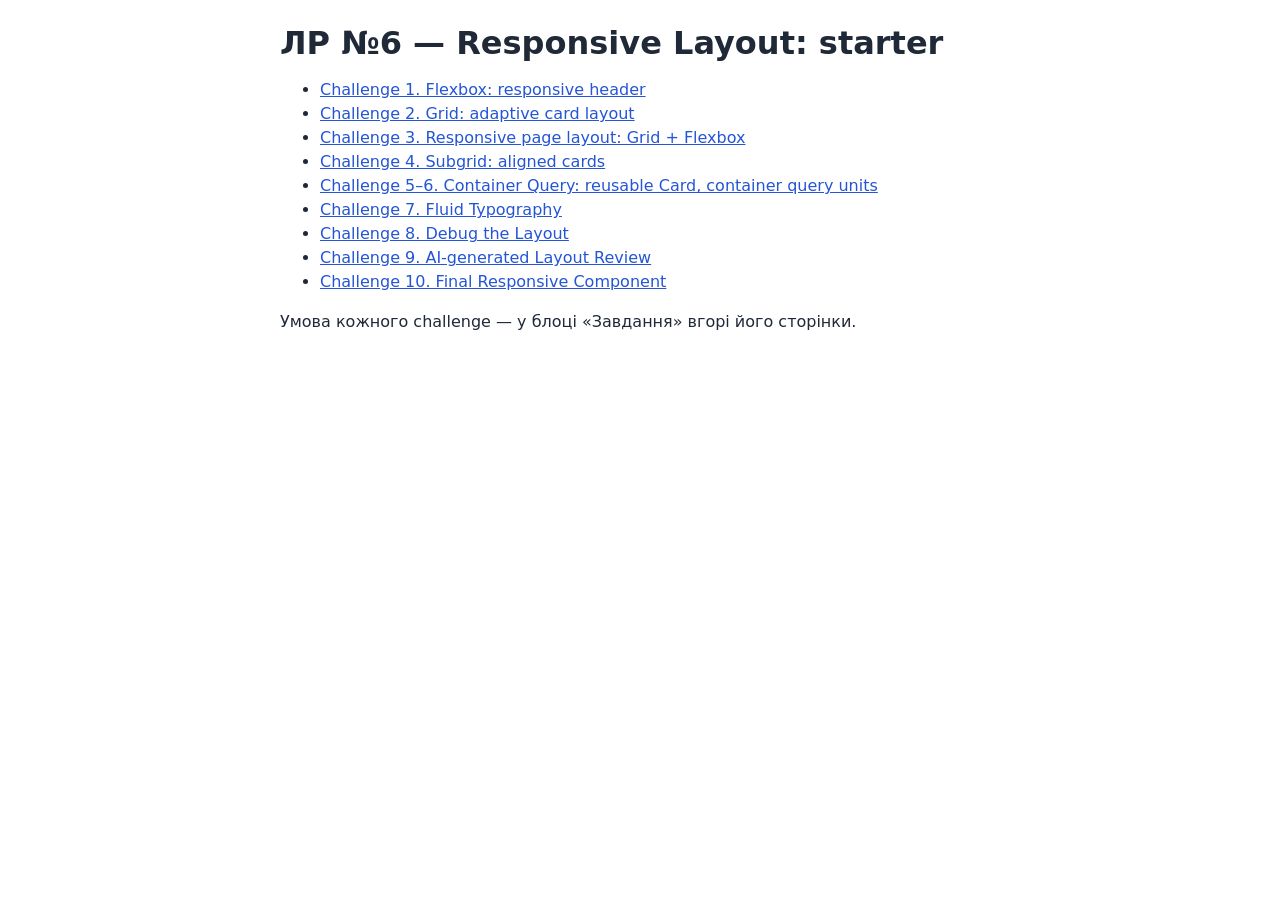
<file: index.html>
<!doctype html>
<html lang="uk">
<head>
  <meta charset="utf-8">
  <meta name="viewport" content="width=device-width, initial-scale=1">
  <title>ЛР №6 — starter</title>
  <link rel="stylesheet" href="base.css">
  <style>
    body { padding: 1.5rem; max-inline-size: 48rem; margin-inline: auto; }
  </style>
</head>
<body>
  <h1>ЛР №6 — Responsive Layout: starter</h1>
  <ul>
    <li><a href="challenge-01/index.html">Challenge 1. Flexbox: responsive header</a></li>
    <li><a href="challenge-02/index.html">Challenge 2. Grid: adaptive card layout</a></li>
    <li><a href="challenge-03/index.html">Challenge 3. Responsive page layout: Grid + Flexbox</a></li>
    <li><a href="challenge-04/index.html">Challenge 4. Subgrid: aligned cards</a></li>
    <li><a href="challenge-05/index.html">Challenge 5–6. Container Query: reusable Card, container query units</a></li>
    <li><a href="challenge-07/index.html">Challenge 7. Fluid Typography</a></li>
    <li><a href="challenge-08/index.html">Challenge 8. Debug the Layout</a></li>
    <li><a href="challenge-09/index.html">Challenge 9. AI-generated Layout Review</a></li>
    <li><a href="challenge-10/index.html">Challenge 10. Final Responsive Component</a></li>
  </ul>
  <p>Умова кожного challenge — у блоці «Завдання» вгорі його сторінки.</p>
</body>
</html>
</file>
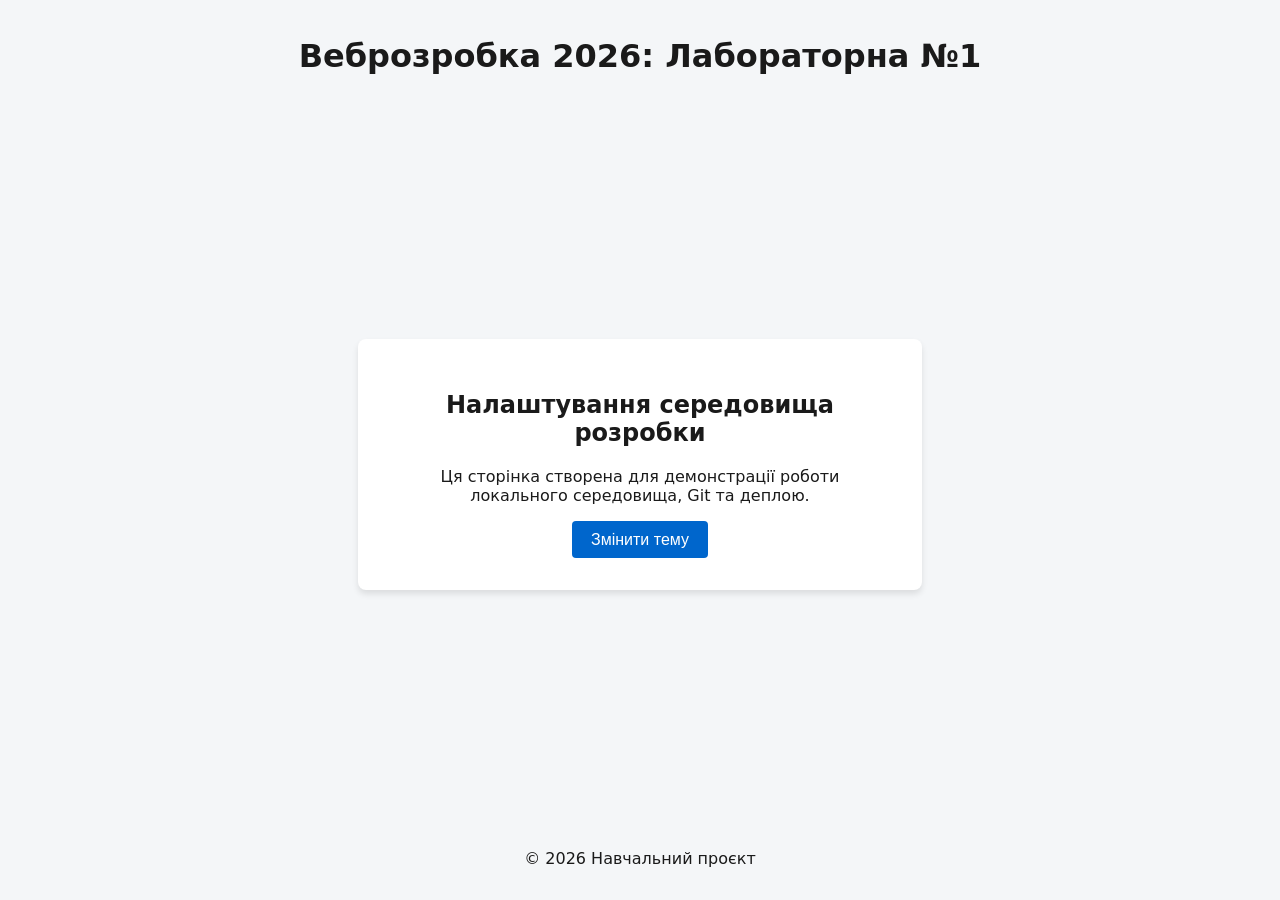
<file: frontend-lab-1/index.html>
<!doctype html>
<html lang="uk">
  <head>
    <meta charset="UTF-8" />
    <meta name="viewport" content="width=device-width, initial-scale=1.0" />
    <title>Лабораторна робота №1</title>
    <link rel="stylesheet" href="styles.css" />
  </head>
  <body>
    <header>
      <h1>Веброзробка 2026: Лабораторна №1</h1>
    </header>

    <main>
      <section class="card">
        <h2>Налаштування середовища розробки</h2>
        <p>Ця сторінка створена для демонстрації роботи локального середовища, Git та деплою.</p>
        <button id="themeToggleBtn">Змінити тему</button>
      </section>
    </main>

    <footer>
      <p>&copy; 2026 Навчальний проєкт</p>
    </footer>

    <script src="script.js" defer></script>
  </body>
</html>
</file>
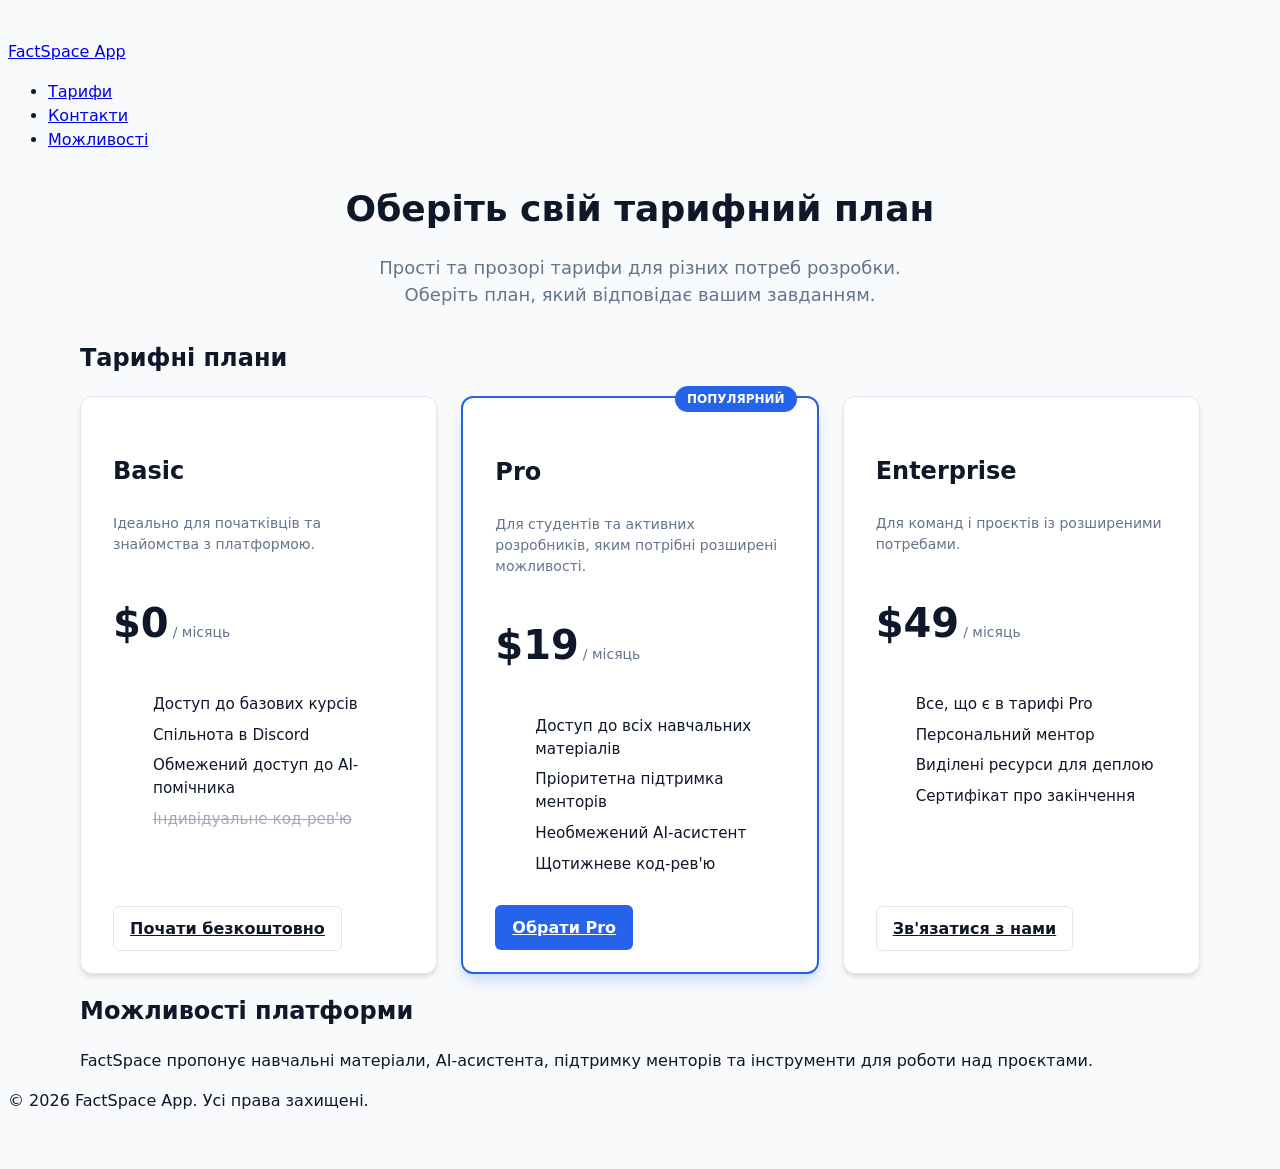
<file: frontend-lab-2/index.html>
<!doctype html>
<html lang="uk">
  <head>
    <meta charset="UTF-8" />
    <meta name="viewport" content="width=device-width, initial-scale=1.0" />

    <title>Цінові плани — Basic, Pro та Enterprise</title>

    <meta
      name="description"
      content="Порівняйте цінові плани FactSpace: Basic, Pro та Enterprise. Оберіть тариф із функціями, які відповідають вашим потребам."
    />

    <link rel="canonical" href="https://vo1odya-k.github.io/web-development-2026/frontend-lab-2/" />

    <link rel="stylesheet" href="styles.css" />
  </head>

  <body>
    <header>
      <a href="index.html">FactSpace App</a>

      <nav aria-label="Головна навігація">
        <ul>
          <li><a href="#pricing">Тарифи</a></li>
          <li><a href="#contact">Контакти</a></li>
          <li><a href="#features">Можливості</a></li>
        </ul>
      </nav>
    </header>

    <main>
      <section id="pricing" class="pricing-section">
        <div class="container">
          <header class="pricing-header">
            <h1 class="pricing-title">Оберіть свій тарифний план</h1>

            <p class="pricing-subtitle">
              Прості та прозорі тарифи для різних потреб розробки. Оберіть план, який відповідає
              вашим завданням.
            </p>
          </header>

          <h2>Тарифні плани</h2>

          <div class="pricing-grid">
            <article class="card">
              <header class="card-header">
                <h3 class="card-title">Basic</h3>

                <p class="card-description">Ідеально для початківців та знайомства з платформою.</p>
              </header>

              <div class="card-price">
                <span class="price-value">$0</span>
                <span class="price-period">/ місяць</span>
              </div>

              <ul class="card-features">
                <li>Доступ до базових курсів</li>
                <li>Спільнота в Discord</li>
                <li>Обмежений доступ до AI-помічника</li>
                <li class="feature-disabled">Індивідуальне код-рев'ю</li>
              </ul>

              <footer class="card-footer">
                <a class="btn btn-outline" href="#pricing"> Почати безкоштовно </a>
                <!-- <button type="button" class="btn btn-outline">Почати безкоштовно</button> -->
              </footer>
            </article>

            <article class="card card-featured">
              <div class="badge">Популярний</div>

              <header class="card-header">
                <h3 class="card-title">Pro</h3>

                <p class="card-description">
                  Для студентів та активних розробників, яким потрібні розширені можливості.
                </p>
              </header>

              <div class="card-price">
                <span class="price-value">$19</span>
                <span class="price-period">/ місяць</span>
              </div>

              <ul class="card-features">
                <li>Доступ до всіх навчальних матеріалів</li>
                <li>Пріоритетна підтримка менторів</li>
                <li>Необмежений AI-асистент</li>
                <li>Щотижневе код-рев'ю</li>
              </ul>

              <footer class="card-footer">
                <a class="btn btn-primary" href="#pricing"> Обрати Pro </a>
              </footer>
            </article>

            <article class="card">
              <header class="card-header">
                <h3 class="card-title">Enterprise</h3>

                <p class="card-description">Для команд і проєктів із розширеними потребами.</p>
              </header>

              <div class="card-price">
                <span class="price-value">$49</span>
                <span class="price-period">/ місяць</span>
              </div>

              <ul class="card-features">
                <li>Все, що є в тарифі Pro</li>
                <li>Персональний ментор</li>
                <li>Виділені ресурси для деплою</li>
                <li>Сертифікат про закінчення</li>
              </ul>

              <footer class="card-footer">
                <a class="btn btn-outline" href="#contact"> Зв'язатися з нами </a>
              </footer>
            </article>
          </div>
        </div>
      </section>

      <section id="features" aria-labelledby="features-title">
        <div class="container">
          <h2 id="features-title">Можливості платформи</h2>

          <p>
            FactSpace пропонує навчальні матеріали, AI-асистента, підтримку менторів та інструменти
            для роботи над проєктами.
          </p>
        </div>
      </section>
    </main>

    <footer id="contact">
      <p>&copy; 2026 FactSpace App. Усі права захищені.</p>
    </footer>

    <script src="script.js" defer></script>
  </body>
</html>
</file>
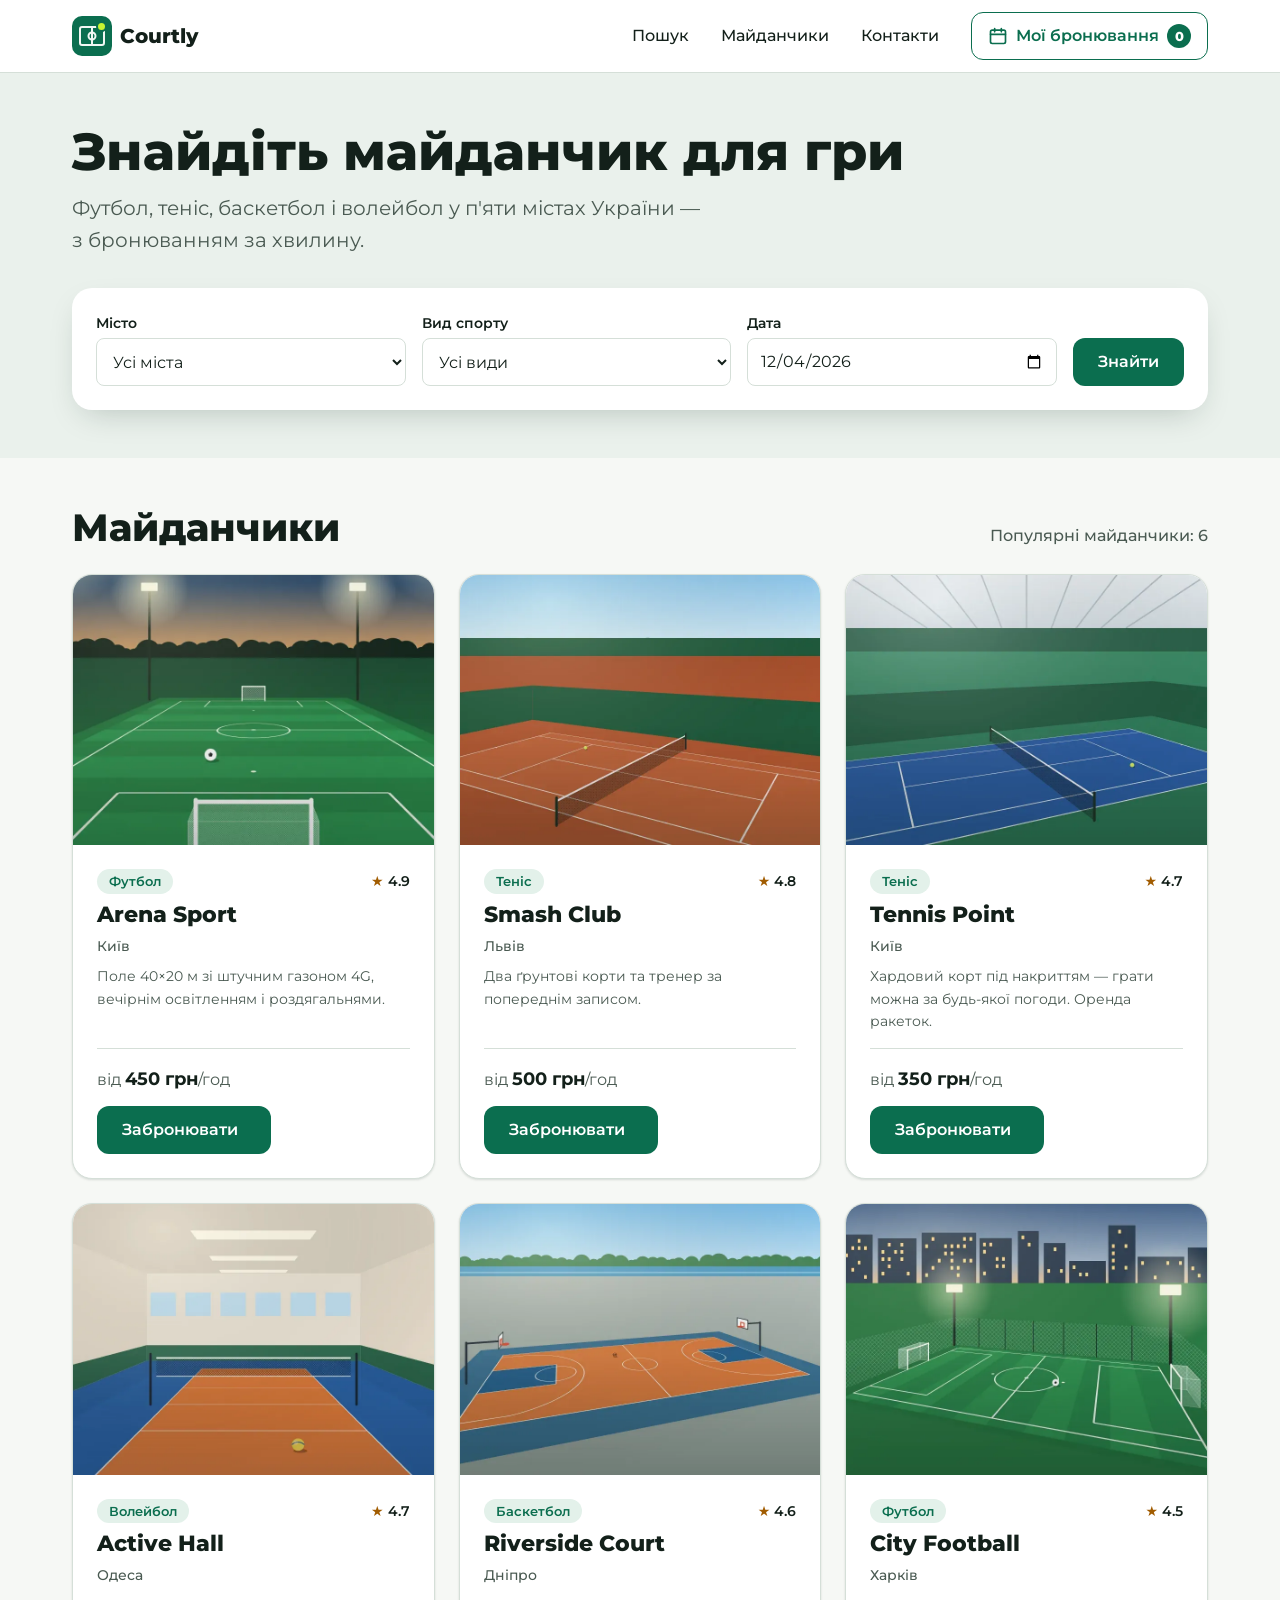
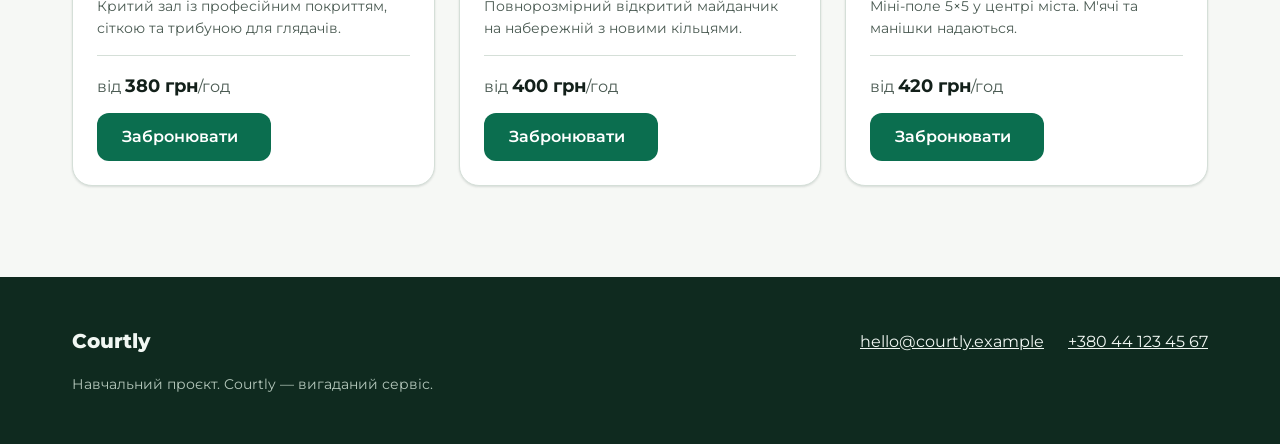
<file: lab-10/index.html>
<!doctype html>
<html lang="uk">
<head>
  <meta charset="utf-8">
  <meta name="viewport" content="width=device-width, initial-scale=1">
  <title>Courtly — пошук і бронювання спортивних майданчиків</title>
  <meta name="description" content="Знайдіть і забронюйте футбольне поле, тенісний корт, баскетбольний чи волейбольний майданчик у п'яти містах України.">
  <link rel="icon" href="img/favicon.svg" type="image/svg+xml">
  <link rel="preconnect" href="https://fonts.googleapis.com">
  <link rel="preconnect" href="https://fonts.gstatic.com" crossorigin>
  <link rel="stylesheet" href="https://fonts.googleapis.com/css2?family=Montserrat:wght@400..800&display=swap">
  <link rel="stylesheet" href="css/tokens.css">
  <link rel="stylesheet" href="css/styles.css">
  <script type="module" src="js/main.js"></script>
</head>
<body>
  <a class="skip-link" href="#main">Перейти до змісту</a>

  <header class="site-header">
    <div class="container site-header__inner">
      <a class="logo" href="./">
        <img src="img/logo-mark.svg" alt="" width="40" height="40">
        <span>Courtly</span>
      </a>

      <nav class="site-nav" id="site-nav" aria-label="Основна навігація">
        <ul class="site-nav__list">
          <li><a href="#search">Пошук</a></li>
          <li><a href="#venues">Майданчики</a></li>
          <li><a href="#contacts">Контакти</a></li>
        </ul>
      </nav>

      <button class="button button--outline bookings-toggle" type="button">
        <svg width="20" height="20" viewBox="0 0 24 24" aria-hidden="true" focusable="false">
          <rect x="3" y="5" width="18" height="16" rx="2" fill="none" stroke="currentColor" stroke-width="2"/>
          <path d="M3 10h18M8 3v4M16 3v4" stroke="currentColor" stroke-width="2" stroke-linecap="round"/>
        </svg>
        <span class="bookings-toggle__label">Мої бронювання</span>
        <span class="badge" id="bookings-count">0</span>
      </button>

      <button class="menu-toggle" type="button" aria-expanded="false" aria-controls="site-nav">
        <span class="visually-hidden">Меню</span>
        <svg width="24" height="24" viewBox="0 0 24 24" aria-hidden="true" focusable="false">
          <path d="M4 7h16M4 12h16M4 17h16" stroke="currentColor" stroke-width="2" stroke-linecap="round"/>
        </svg>
      </button>
    </div>
  </header>

  <main id="main">
    <section class="search" id="search" aria-labelledby="search-title">
      <div class="container">
        <h1 id="search-title">Знайдіть майданчик для гри</h1>
        <p class="lead">Футбол, теніс, баскетбол і волейбол у п'яти містах України — з бронюванням за хвилину.</p>

        <form class="search-form" id="search-form">
          <div class="field">
            <label for="city">Місто</label>
            <select id="city" name="city">
              <option value="">Усі міста</option>
              <option>Київ</option>
              <option>Львів</option>
              <option>Одеса</option>
              <option>Харків</option>
              <option>Дніпро</option>
            </select>
          </div>

          <div class="field">
            <label for="sport">Вид спорту</label>
            <select id="sport" name="sport">
              <option value="">Усі види</option>
              <option>Футбол</option>
              <option>Теніс</option>
              <option>Баскетбол</option>
              <option>Волейбол</option>
            </select>
          </div>

          <div class="field">
            <label for="date">Дата</label>
            <input id="date" name="date" type="date" required>
          </div>

          <button class="button button--primary search-form__submit" type="submit">Знайти</button>
        </form>
      </div>
    </section>

    <section class="results" id="venues" aria-labelledby="venues-title">
      <div class="container">
        <div class="results__head">
          <h2 id="venues-title">Майданчики</h2>
          <p class="results__status" id="status" role="status">Завантаження…</p>
        </div>
        <div class="results__grid" id="results" aria-busy="true"></div>
      </div>
    </section>
  </main>

  <footer class="site-footer" id="contacts">
    <div class="container site-footer__inner">
      <p class="site-footer__brand">Courtly</p>
      <ul class="site-footer__contacts">
        <li><a href="mailto:hello@courtly.example">hello@courtly.example</a></li>
        <li><a href="tel:+380441234567">+380 44 123 45 67</a></li>
      </ul>
      <p class="site-footer__note">Навчальний проєкт. Courtly — вигаданий сервіс.</p>
    </div>
  </footer>

  <dialog class="dialog" id="booking-dialog" aria-labelledby="booking-title">
    <form class="booking-form" id="booking-form">
      <h2 class="dialog__title" id="booking-title" data-field="name"></h2>
      <p class="dialog__meta" data-field="place"></p>

      <dl class="booking-form__summary">
        <div>
          <dt>Дата</dt>
          <dd data-field="date"></dd>
        </div>
      </dl>

      <div class="booking-form__fields">
        <div class="field">
          <label for="booking-time">Початок</label>
          <select id="booking-time" name="time">
            <option>08:00</option>
            <option>09:00</option>
            <option>10:00</option>
            <option>11:00</option>
            <option>12:00</option>
            <option>13:00</option>
            <option>14:00</option>
            <option>15:00</option>
            <option>16:00</option>
            <option>17:00</option>
            <option selected>18:00</option>
            <option>19:00</option>
            <option>20:00</option>
            <option>21:00</option>
          </select>
        </div>

        <div class="field">
          <label for="booking-hours">Тривалість</label>
          <select id="booking-hours" name="hours">
            <option value="1">1 година</option>
            <option value="2">2 години</option>
            <option value="3">3 години</option>
          </select>
        </div>
      </div>

      <p class="booking-form__total">До сплати: <strong data-field="total"></strong></p>

      <div class="dialog__actions">
        <button class="button button--outline" type="button" data-action="cancel">Скасувати</button>
        <button class="button button--primary" type="submit">Підтвердити</button>
      </div>
    </form>
  </dialog>

  <dialog class="dialog" id="bookings-dialog" aria-labelledby="bookings-title">
    <h2 class="dialog__title" id="bookings-title">Мої бронювання</h2>
    <ul class="bookings-list" id="bookings-list"></ul>
    <p class="bookings-empty" id="bookings-empty">Бронювань ще немає.</p>
    <div class="dialog__actions">
      <button class="button button--outline" type="button" data-action="close">Закрити</button>
    </div>
  </dialog>
</body>
</html>
</file>
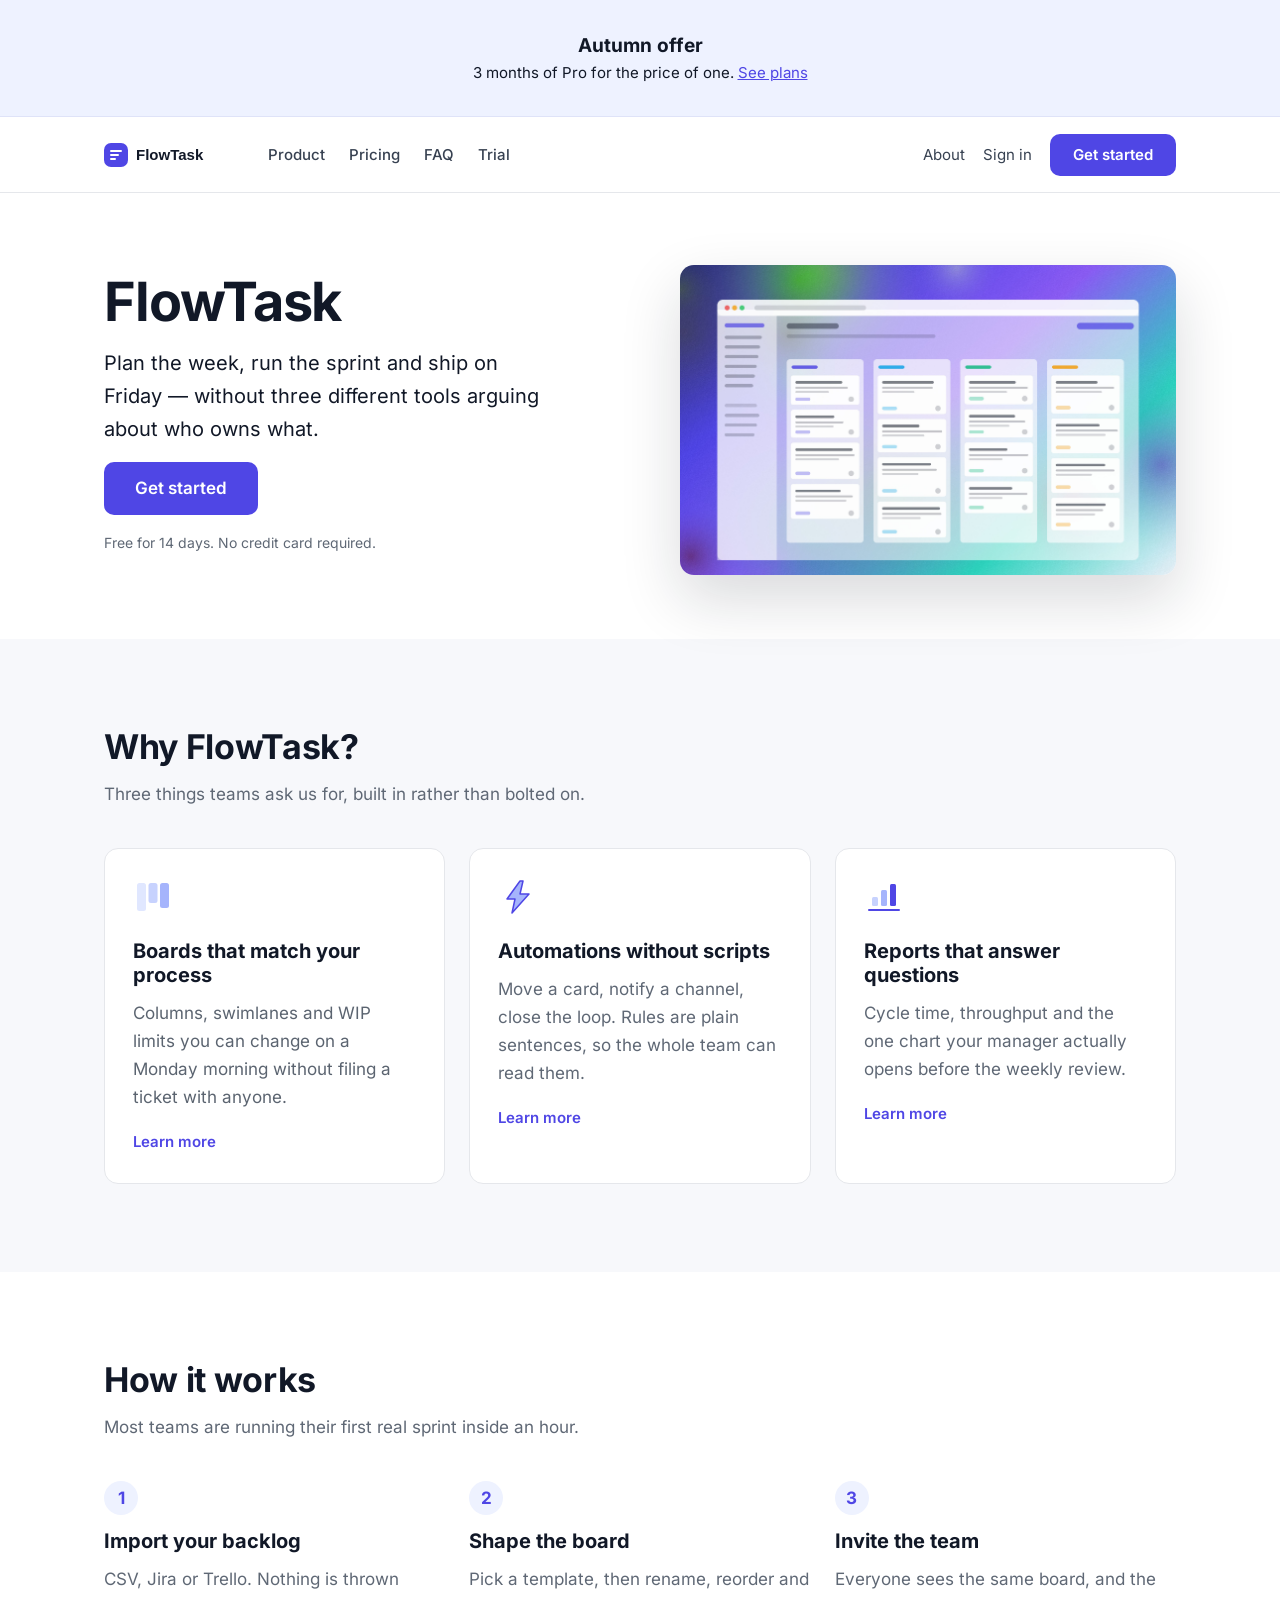
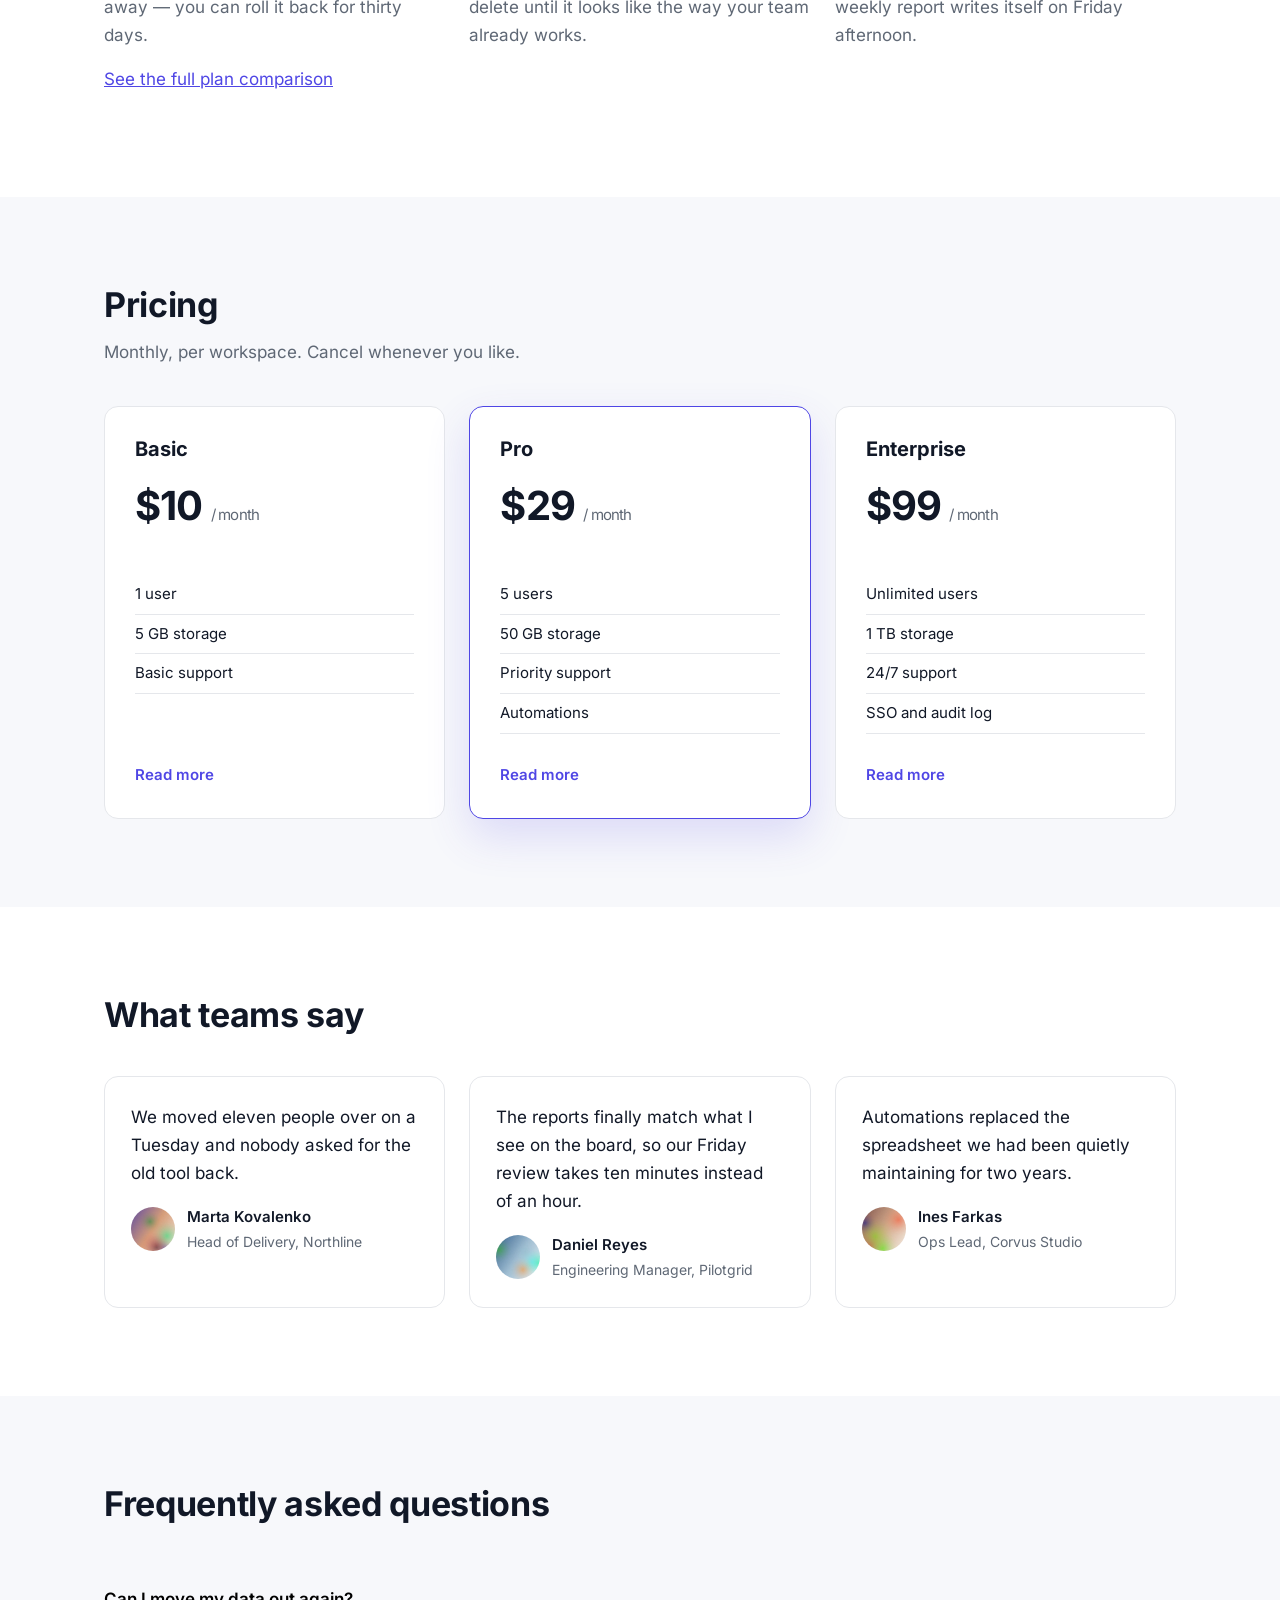
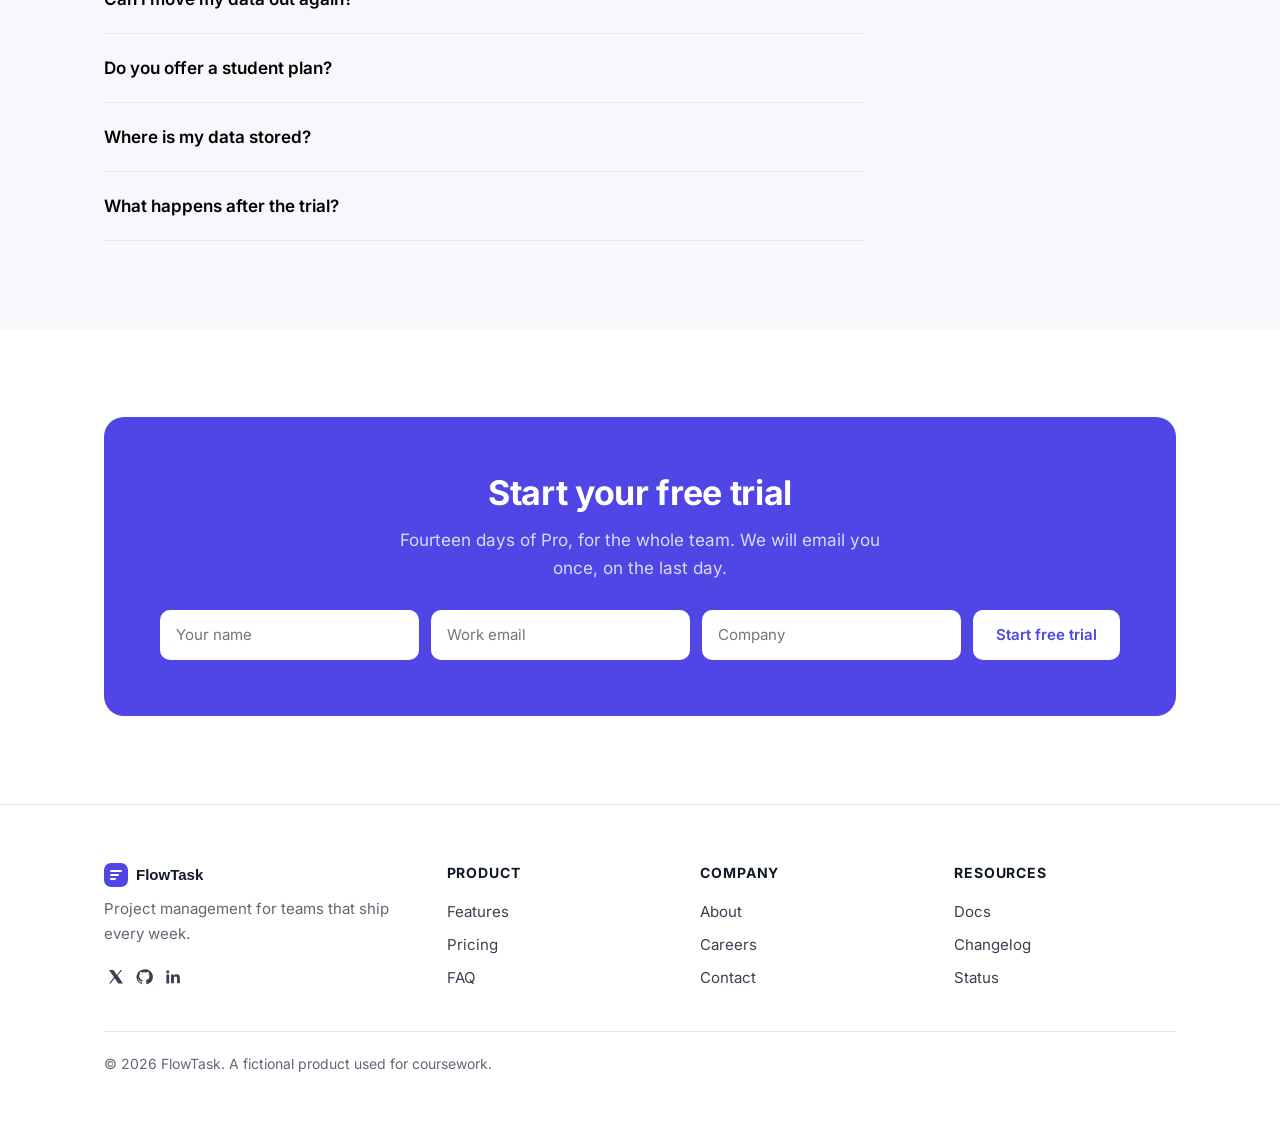
<file: lab-4/index.html>
<!doctype html>
<html>
  <head>
    <meta charset="utf-8" />
    <meta name="viewport" content="width=device-width, initial-scale=1" />
    <title>FlowTask</title>
    <meta
      name="description"
      content="FlowTask helps teams plan work, manage projects, automate tasks and track progress in one place."
    />
    <link rel="icon" href="img/logo.svg" type="image/svg+xml" />
    <link rel="stylesheet" href="css/styles.css" />
    <script src="js/main.js"></script>
    <script type="application/ld+json">
      {
        "@context": "https://schema.org",
        "@type": "Product",
        "name": "FlowTask Pro",
        "description": "Project management for teams that ship every week.",
        "brand": {
          "@type": "Brand",
          "name": "FlowTask"
        },
        "offers": {
          "@type": "AggregateOffer",
          "lowPrice": "10.00",
          "highPrice": "99.00",
          "priceCurrency": "USD"
        }
      }
    </script>
  </head>
  <body>
    <header class="site-header">
      <div class="site-header__inner">
        <img class="logo" src="img/logo.svg" alt="FlowTask" width="132" height="28" />

        <nav class="nav" aria-label="Main navigation">
          <a class="nav-item" href="#features">Product</a>
          <a class="nav-item" href="#pricing">Pricing</a>
          <a class="nav-item" href="#faq">FAQ</a>
          <a class="nav-item" href="#trial">Trial</a>
        </nav>

        <div class="site-header__actions">
          <a class="link-quiet" href="about.html">About</a>
          <a class="link-quiet" href="#" aria-label="Sign in">Sign in</a>
          <button class="btn btn--primary" id="header-cta">Get started</button>
        </div>
      </div>
    </header>

    <main>
      <section class="hero">
        <div class="shell hero__grid">
          <div class="hero__copy">
            <h1>FlowTask</h1>
            <p class="hero__lead">
              Plan the week, run the sprint and ship on Friday — without three different tools
              arguing about who owns what.
            </p>
            <div class="button button--primary button--lg" id="hero-cta">Get started</div>
            <p class="hero__note muted">Free for 14 days. No credit card required.</p>
          </div>
          <img
            class="hero__image"
            src="img/hero.jpg"
            alt="FlowTask project management dashboard"
            width="4000"
            height="2500"
            fetchpriority="high"
          />
        </div>
      </section>

      <section class="section section--alt" id="features">
        <div class="shell">
          <div class="section__head">
            <h2>Why FlowTask?</h2>
            <p class="muted">Three things teams ask us for, built in rather than bolted on.</p>
          </div>

          <div class="grid-3">
            <div class="card">
              <img class="card__icon" src="img/feature-1.svg" alt="" width="40" height="40" />
              <h3>Boards that match your process</h3>
              <p class="soft">
                Columns, swimlanes and WIP limits you can change on a Monday morning without filing
                a ticket with anyone.
              </p>
              <a class="card__link" href="#">Learn more</a>
            </div>

            <div class="card">
              <img class="card__icon" src="img/feature-2.svg" alt="" width="40" height="40" />
              <h3>Automations without scripts</h3>
              <p class="muted">
                Move a card, notify a channel, close the loop. Rules are plain sentences, so the
                whole team can read them.
              </p>
              <a class="card__link" href="#">Learn more</a>
            </div>

            <div class="card">
              <img class="card__icon" src="img/feature-3.svg" alt="" width="40" height="40" />
              <h3>Reports that answer questions</h3>
              <p class="muted">
                Cycle time, throughput and the one chart your manager actually opens before the
                weekly review.
              </p>
              <a class="card__link" href="#">Learn more</a>
            </div>
          </div>
        </div>
      </section>

      <section class="section" id="how">
        <div class="shell">
          <div class="section__head">
            <h2>How it works</h2>
            <p class="muted">Most teams are running their first real sprint inside an hour.</p>
          </div>

          <div class="grid-3">
            <div>
              <span class="step__num">1</span>
              <h3>Import your backlog</h3>
              <p class="muted">
                CSV, Jira or Trello. Nothing is thrown away — you can roll it back for thirty days.
              </p>
            </div>
            <div>
              <span class="step__num">2</span>
              <h3>Shape the board</h3>
              <p class="muted">
                Pick a template, then rename, reorder and delete until it looks like the way your
                team already works.
              </p>
            </div>
            <div>
              <span class="step__num">3</span>
              <h3>Invite the team</h3>
              <p class="muted">
                Everyone sees the same board, and the weekly report writes itself on Friday
                afternoon.
              </p>
            </div>
          </div>

          <p><a href="#pricing">See the full plan comparison</a></p>
        </div>
      </section>

      <section class="section section--alt" id="pricing">
        <div class="shell">
          <div class="section__head">
            <h2>Pricing</h2>
            <p class="muted">Monthly, per workspace. Cancel whenever you like.</p>
          </div>

          <div class="grid-3">
            <div class="plan">
              <h3>Basic</h3>
              <p class="plan__price">$10 <span class="plan__period">/ month</span></p>
              <ul class="plan__list">
                <li>1 user</li>
                <li>5 GB storage</li>
                <li>Basic support</li>
              </ul>
              <div class="plan__cta">
                <a class="card__link" href="#">Read more</a>
              </div>
            </div>

            <div class="plan plan--featured">
              <h3>Pro</h3>
              <p class="plan__price">$29 <span class="plan__period">/ month</span></p>
              <ul class="plan__list">
                <li>5 users</li>
                <li>50 GB storage</li>
                <li>Priority support</li>
                <li>Automations</li>
              </ul>
              <div class="plan__cta">
                <a class="card__link" href="#">Read more</a>
              </div>
            </div>

            <div class="plan">
              <h3>Enterprise</h3>
              <p class="plan__price">$99 <span class="plan__period">/ month</span></p>
              <ul class="plan__list">
                <li>Unlimited users</li>
                <li>1 TB storage</li>
                <li>24/7 support</li>
                <li>SSO and audit log</li>
              </ul>
              <div class="plan__cta">
                <a class="card__link" href="#">Read more</a>
              </div>
            </div>
          </div>
        </div>
      </section>

      <section class="section" id="testimonials">
        <div class="shell">
          <div class="section__head">
            <h2>What teams say</h2>
          </div>

          <div class="grid-3">
            <div class="quote">
              <p>
                We moved eleven people over on a Tuesday and nobody asked for the old tool back.
              </p>
              <div class="quote__person">
                <img class="quote__avatar" src="img/avatar-1.jpg" alt="" width="44" height="44" />
                <div>
                  <div class="quote__name">Marta Kovalenko</div>
                  <div class="quote__role">Head of Delivery, Northline</div>
                </div>
              </div>
            </div>

            <div class="quote">
              <p>
                The reports finally match what I see on the board, so our Friday review takes ten
                minutes instead of an hour.
              </p>
              <div class="quote__person">
                <img class="quote__avatar" src="img/avatar-2.jpg" alt="" width="44" height="44" />
                <div>
                  <div class="quote__name">Daniel Reyes</div>
                  <div class="quote__role">Engineering Manager, Pilotgrid</div>
                </div>
              </div>
            </div>

            <div class="quote">
              <p>
                Automations replaced the spreadsheet we had been quietly maintaining for two years.
              </p>
              <div class="quote__person">
                <img class="quote__avatar" src="img/avatar-3.jpg" alt="" width="44" height="44" />
                <div>
                  <div class="quote__name">Ines Farkas</div>
                  <div class="quote__role">Ops Lead, Corvus Studio</div>
                </div>
              </div>
            </div>
          </div>
        </div>
      </section>

      <section class="section section--alt" id="faq">
        <div class="shell">
          <div class="section__head">
            <h2>Frequently asked questions</h2>
          </div>

          <div class="faq">
            <div class="faq__item">
              <button class="faq__q" type="button" aria-expanded="falce">
                Can I move my data out again?
              </button>
              <div class="faq__a">
                <p>
                  Yes. Every board exports to CSV and JSON, including comments and history, and the
                  export runs on demand rather than on a schedule.
                </p>
              </div>
            </div>

            <div class="faq__item">
              <button class="faq__q" type="button" aria-expanded="false">
                Do you offer a student plan?
              </button>
              <div class="faq__a">
                <p>
                  Students and non-profits get Pro at no cost for a year. Write to us from an
                  institutional address and we will switch the workspace over.
                </p>
              </div>
            </div>

            <div class="faq__item">
              <button class="faq__q" type="button" aria-expanded="false">
                Where is my data stored?
              </button>
              <div class="faq__a">
                <p>
                  In the EU by default. Enterprise workspaces can pin storage to a specific region
                  and receive an audit log of every access.
                </p>
              </div>
            </div>

            <div class="faq__item">
              <button class="faq__q" type="button" aria-expanded="false">
                What happens after the trial?
              </button>
              <div class="faq__a">
                <p>
                  The workspace becomes read-only for thirty days. Nothing is deleted until you ask
                  us to delete it.
                </p>
              </div>
            </div>
          </div>
        </div>
      </section>

      <section class="section" id="trial">
        <div class="shell">
          <div class="trial">
            <h2>Start your free trial</h2>
            <p class="trial__lead">
              Fourteen days of Pro, for the whole team. We will email you once, on the last day.
            </p>

            <form class="trial__form" id="trial-form">
              <label class="sr-only" for="trial-name">Your name</label>
              <input
                class="trial__input"
                type="text"
                id="trial-name"
                name="name"
                placeholder="Your name"
              />

              <label class="sr-only" for="trial-email">Work email</label>
              <input
                class="trial__input"
                type="email"
                id="trial-email"
                name="email"
                placeholder="Work email"
              />

              <label class="sr-only" for="trial-company">Company</label>
              <input
                class="trial__input"
                type="text"
                id="trial-company"
                name="company"
                placeholder="Company"
              />

              <button class="button button--invert" type="button" id="trial-submit">
                Start free trial
              </button>
            </form>
          </div>
        </div>
      </section>
    </main>

    <footer class="site-footer">
      <div class="shell">
        <div class="site-footer__cols">
          <div>
            <img src="img/logo.svg" alt="FlowTask" width="132" height="28" />
            <p class="muted">Project management for teams that ship every week.</p>
            <div class="social">
              <a href="#" aria-label="X">
                <svg width="18" height="18" viewBox="0 0 18 18" aria-hidden="true">
                  <path
                    d="M10.6 7.6 15.3 2h-1.5l-4 4.9L6.4 2H2l5 7.3L2 15.5h1.5l4.2-5.2 3.5 5.2H16l-5.4-7.9Z"
                    fill="#374151"
                  />
                </svg>
              </a>
              <a href="#" aria-label="GitHub">
                <svg width="18" height="18" viewBox="0 0 18 18" aria-hidden="true">
                  <path
                    d="M9 1.5a7.5 7.5 0 0 0-2.4 14.6c.4.1.5-.2.5-.4v-1.4c-2 .4-2.5-.5-2.7-1-.1-.3-.6-1-1-1.2-.3-.2-.8-.6 0-.6.7 0 1.2.7 1.4 1 .8 1.3 2 1 2.5.7.1-.6.3-1 .6-1.2-1.8-.2-3.7-.9-3.7-4 0-.9.3-1.6.8-2.2-.1-.2-.4-1 .1-2.1 0 0 .7-.2 2.2.8a7.4 7.4 0 0 1 4 0c1.5-1 2.2-.8 2.2-.8.5 1.1.2 1.9.1 2.1.5.6.8 1.3.8 2.2 0 3.1-1.9 3.8-3.7 4 .3.3.6.8.6 1.6v2.3c0 .2.1.5.5.4A7.5 7.5 0 0 0 9 1.5Z"
                    fill="#374151"
                  />
                </svg>
              </a>
              <a href="#" aria-label="LinkedIn">
                <svg width="18" height="18" viewBox="0 0 18 18" aria-hidden="true">
                  <path
                    d="M3.4 6.4h2.8v9H3.4v-9Zm1.4-4.2a1.6 1.6 0 1 1 0 3.2 1.6 1.6 0 0 1 0-3.2ZM8 6.4h2.7v1.2h.1c.4-.7 1.3-1.4 2.7-1.4 2.9 0 3.4 1.8 3.4 4.2v4.9h-2.8v-4.4c0-1 0-2.4-1.5-2.4s-1.7 1.1-1.7 2.3v4.5H8v-9Z"
                    fill="#374151"
                  />
                </svg>
              </a>
            </div>
          </div>

          <div>
            <div class="site-footer__title">Product</div>
            <ul>
              <li><a href="#features">Features</a></li>
              <li><a href="#pricing">Pricing</a></li>
              <li><a href="#faq">FAQ</a></li>
            </ul>
          </div>

          <div>
            <div class="site-footer__title">Company</div>
            <ul>
              <li><a href="about.html">About</a></li>
              <li><a href="#">Careers</a></li>
              <li><a href="#">Contact</a></li>
            </ul>
          </div>

          <div>
            <div class="site-footer__title">Resources</div>
            <ul>
              <li><a href="#">Docs</a></li>
              <li><a href="#">Changelog</a></li>
              <li><a href="#">Status</a></li>
            </ul>
          </div>
        </div>

        <p class="legal">© 2026 FlowTask. A fictional product used for coursework.</p>
      </div>
    </footer>
  </body>
</html>
</file>
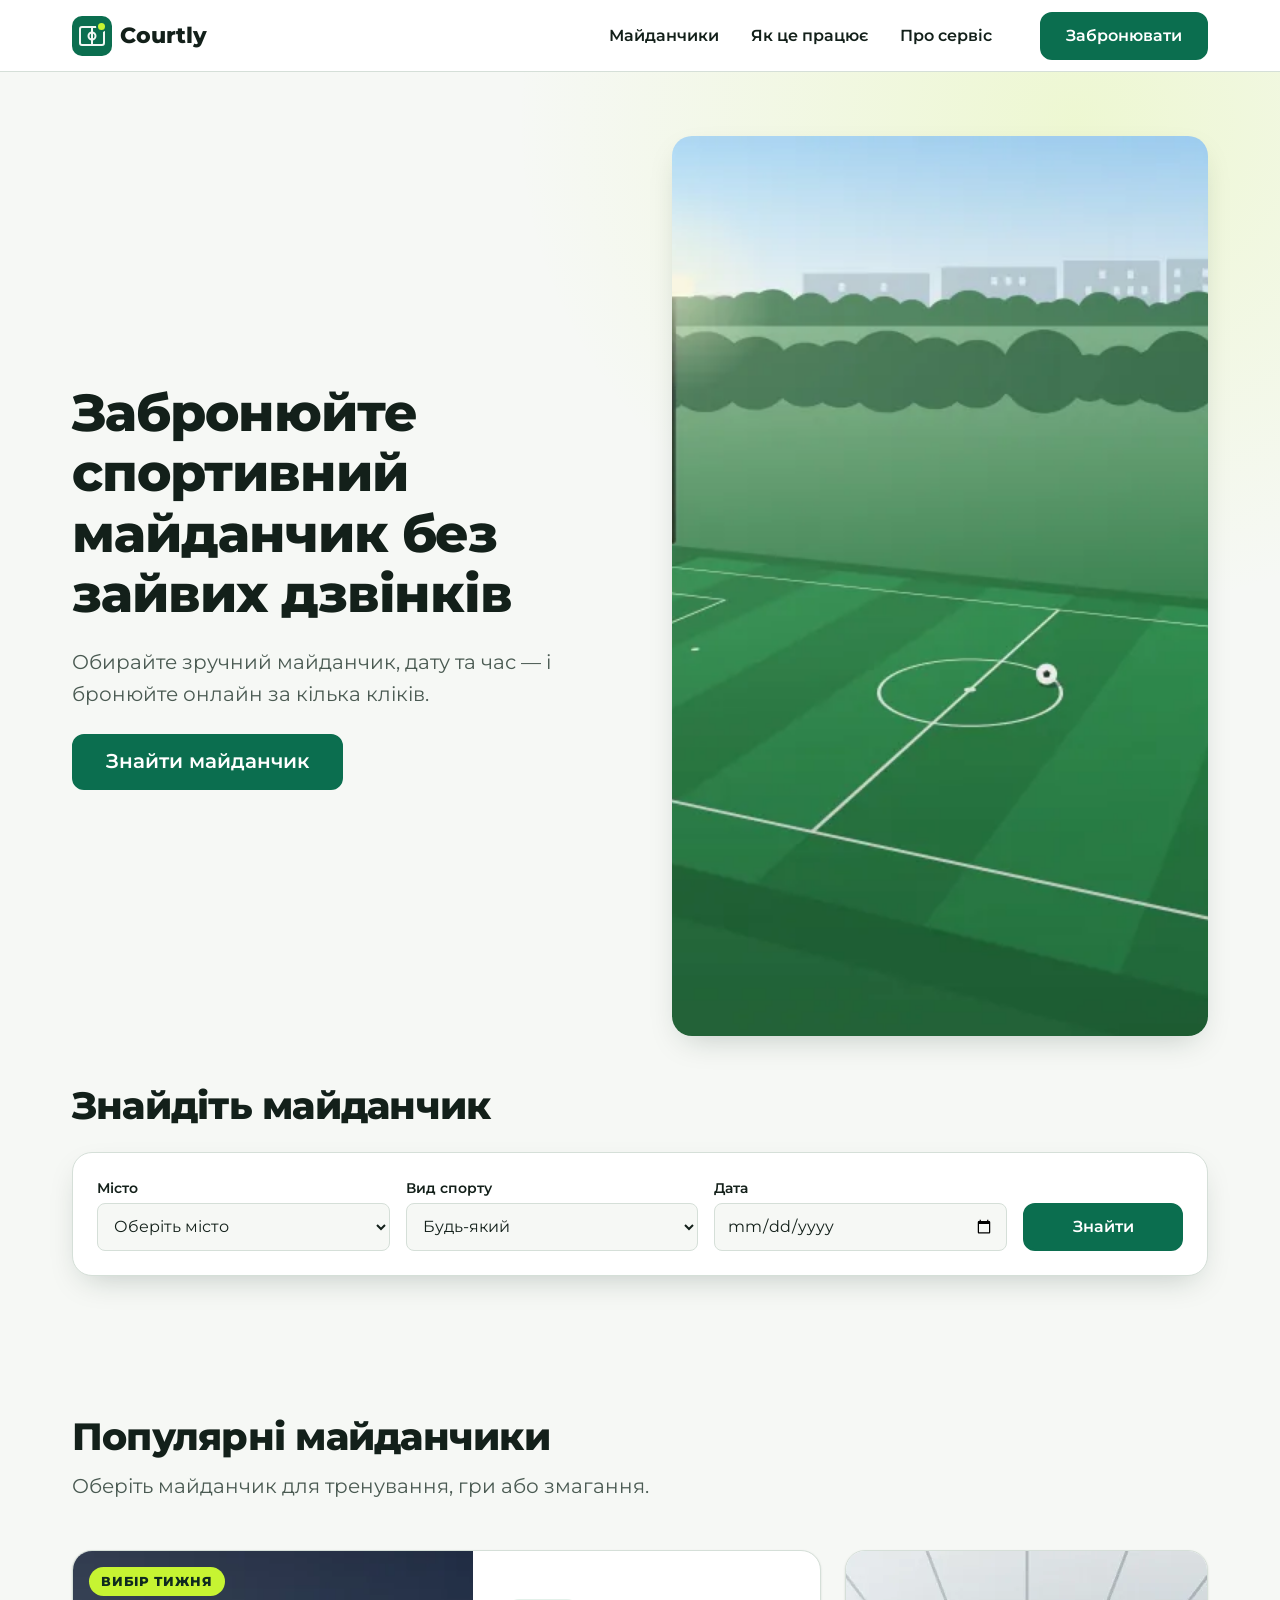
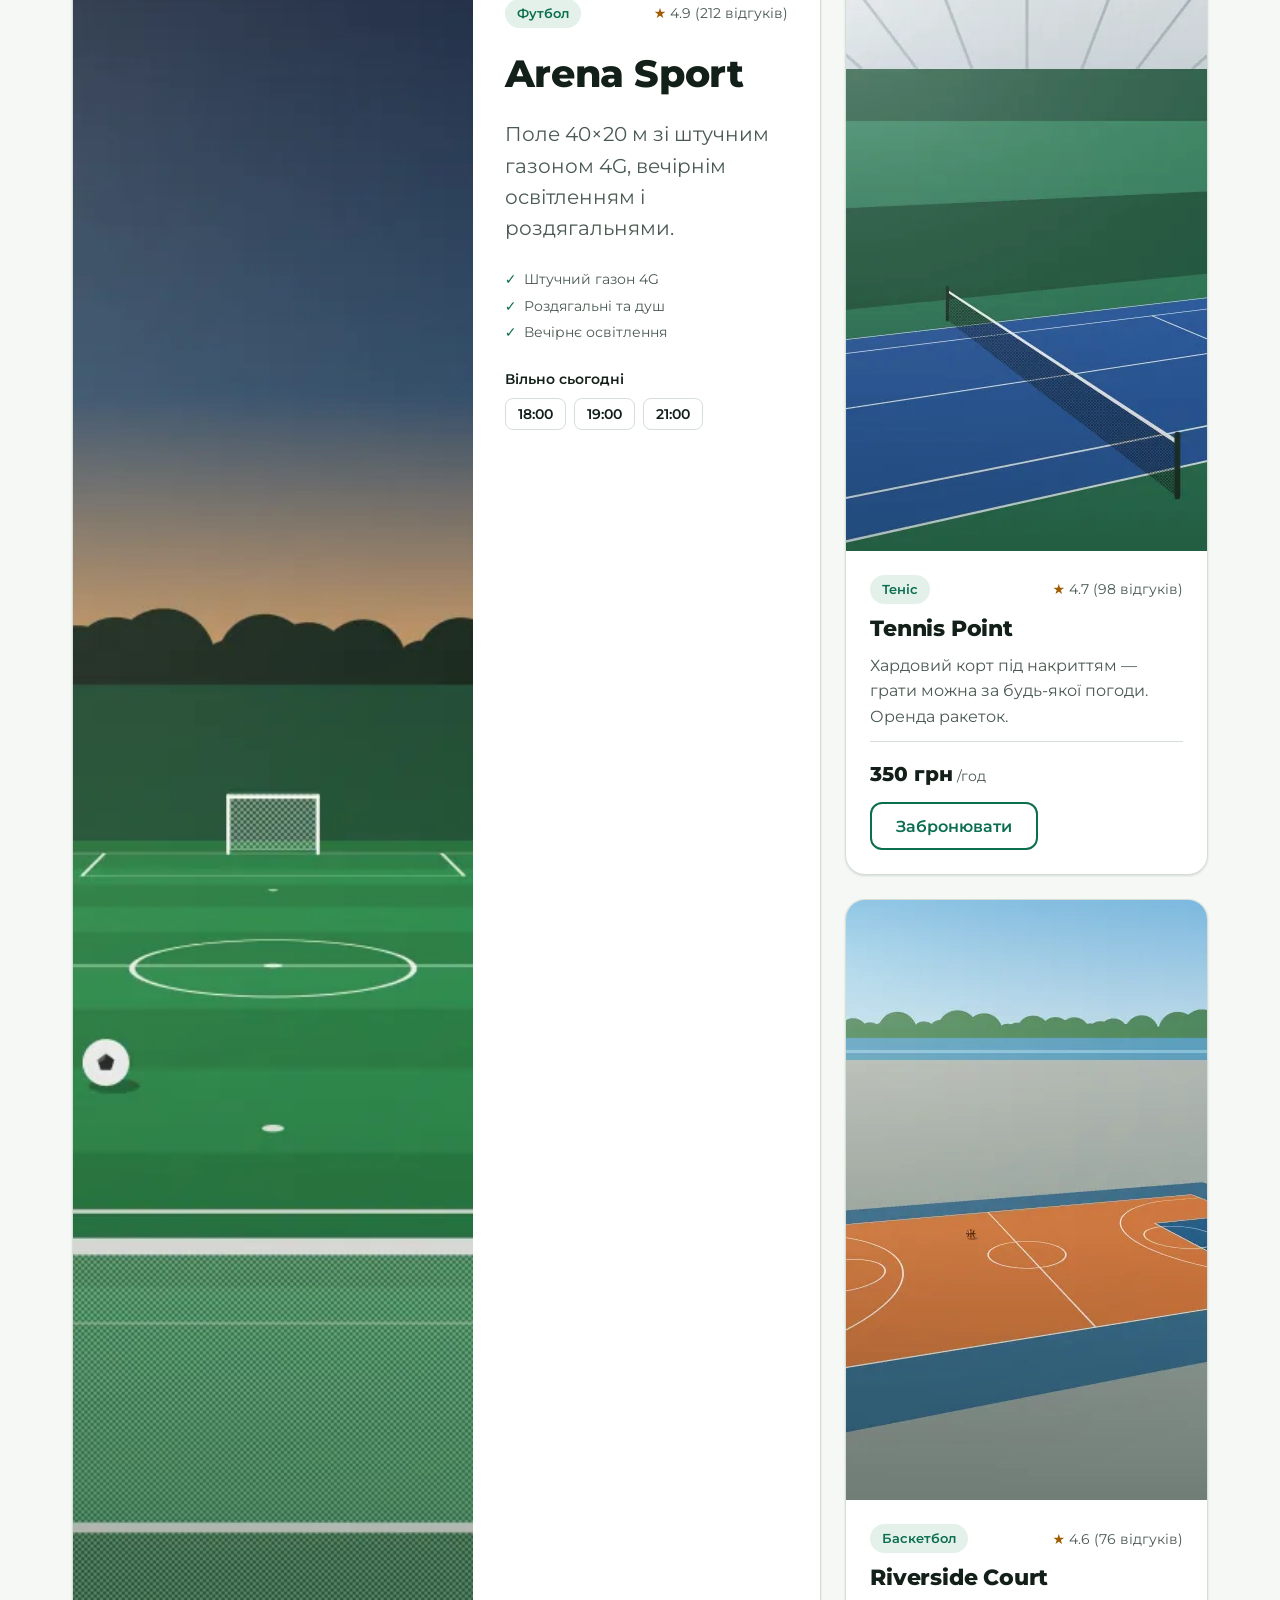
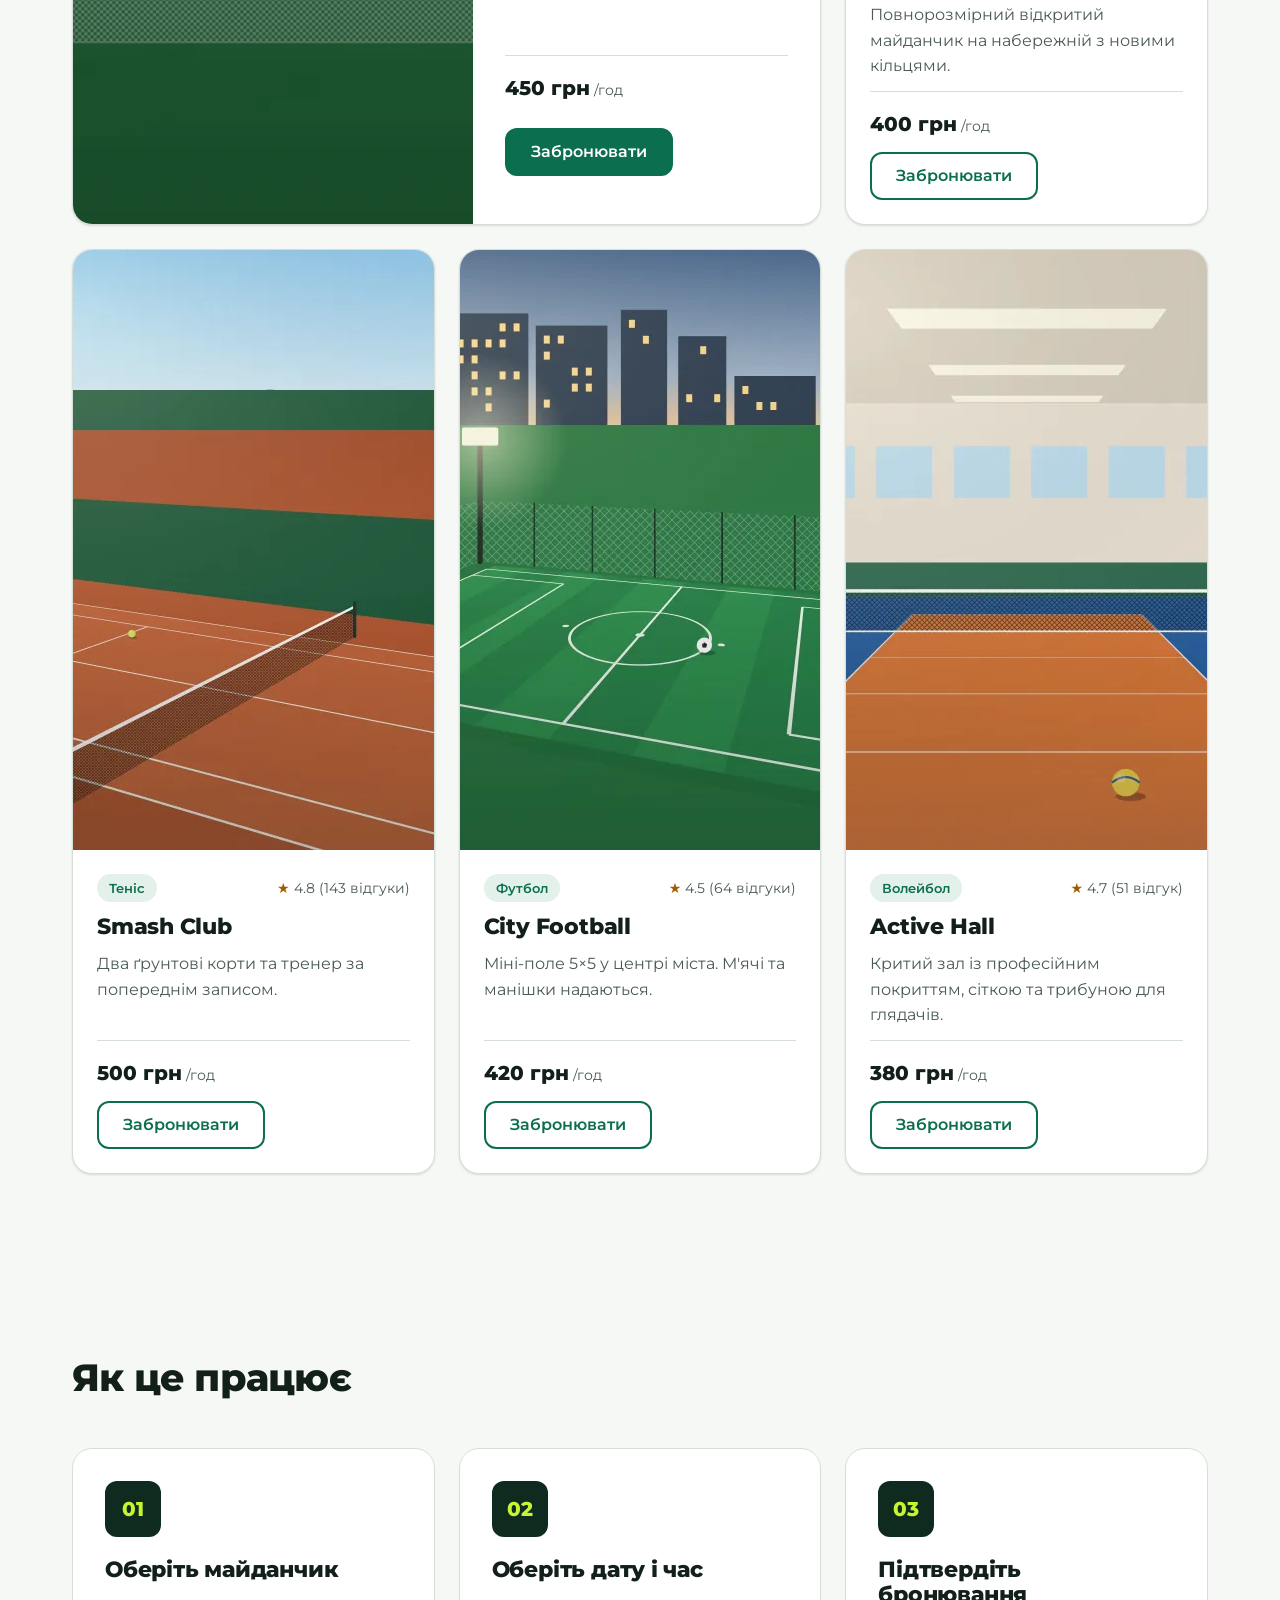
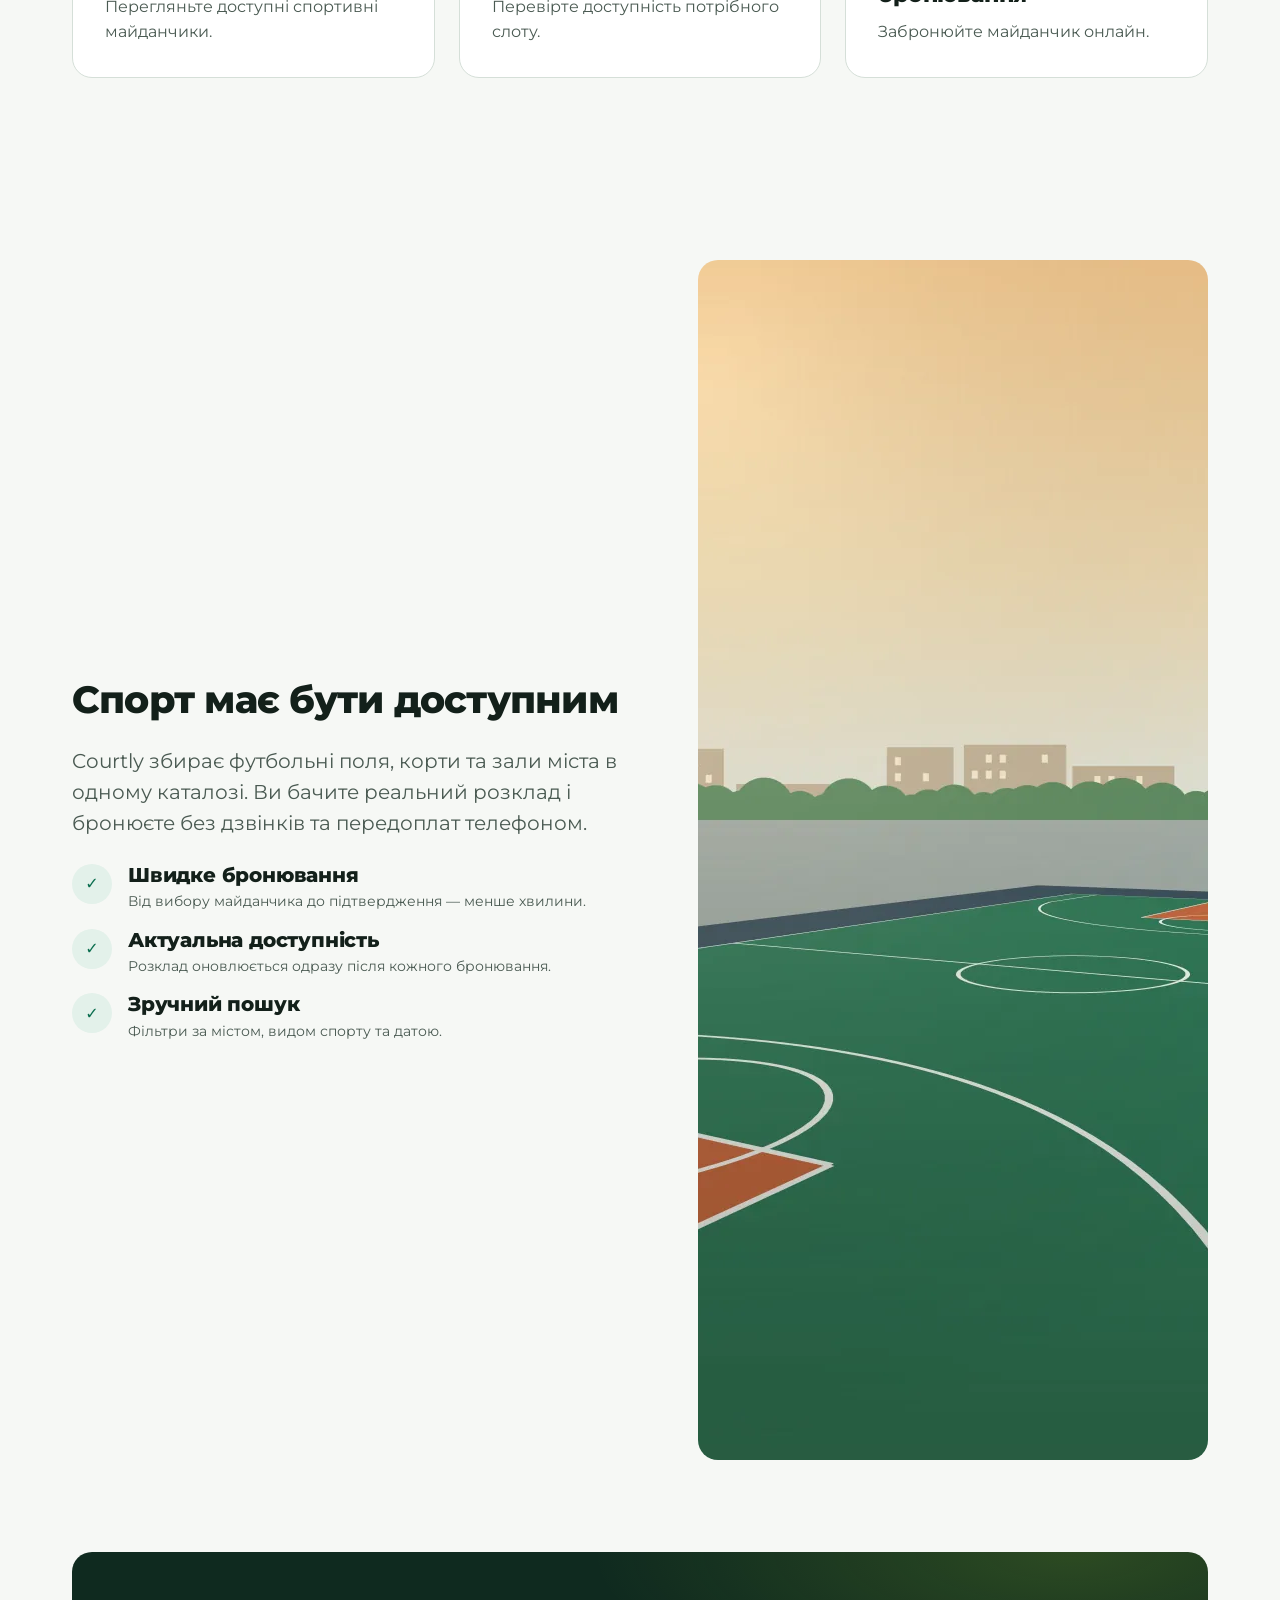
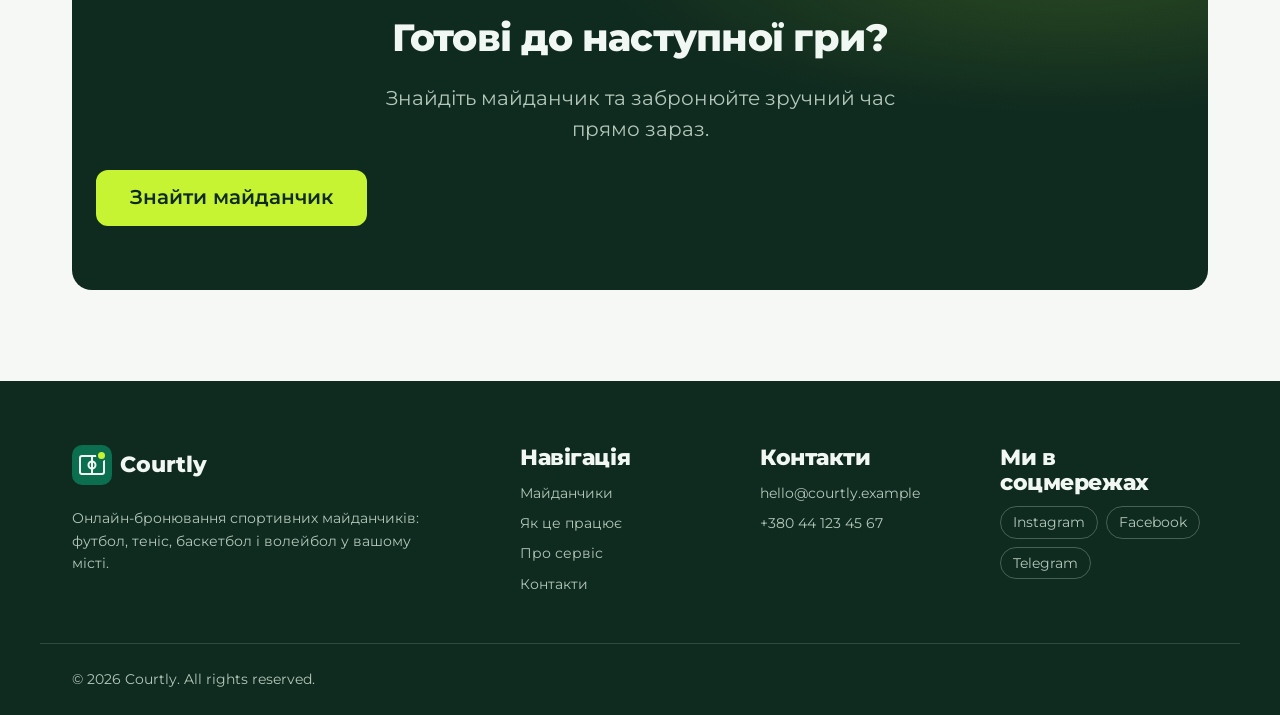
<file: lab-7/index.html>
<!doctype html>
<html lang="uk">
  <head>
    <meta charset="utf-8" />
    <meta name="viewport" content="width=device-width, initial-scale=1" />
    <title>Courtly — бронювання спортивних майданчиків</title>
    <meta
      name="description"
      content="Знаходьте футбольні поля, тенісні корти, баскетбольні майданчики та зали й бронюйте зручний час онлайн."
    />
    <link rel="canonical" href="https://vo1odya-k.github.io/web-development-2026/lab-7/" />
    <meta property="og:title" content="Courtly — бронювання спортивних майданчиків" />
    <meta
      property="og:description"
      content="Оберіть спортивний майданчик, дату та час і бронюйте онлайн за кілька кліків."
    />
    <meta property="og:url" content="https://vo1odya-k.github.io/web-development-2026/lab-7/" />
    <meta
      property="og:image"
      content="https://vo1odya-k.github.io/web-development-2026/lab-7/courtly-assets/img/og-image.jpg"
    />
    <meta property="og:type" content="website" />
    <meta property="og:locale" content="uk_UA" />
    <link rel="icon" href="courtly-assets/favicon.svg" type="image/svg+xml" />
    <link rel="preconnect" href="https://fonts.googleapis.com" />
    <link rel="preconnect" href="https://fonts.gstatic.com" crossorigin />
    <link
      href="https://fonts.googleapis.com/css2?family=Montserrat:wght@400..800&display=swap"
      rel="stylesheet"
    />
    <link rel="stylesheet" href="css/tokens.css" />
    <link rel="stylesheet" href="css/style.css" />
  </head>
  <body>
    <header class="site-header">
      <div class="container header-inner">
        <a class="brand" href="#top">
          <img src="courtly-assets/img/logo-mark.svg" width="40" height="40" alt="" />
          <span>Courtly</span>
        </a>

        <nav class="primary-navigation" aria-label="Основна навігація">
          <ul class="desktop-navigation">
            <li><a href="#venues">Майданчики</a></li>
            <li><a href="#how-it-works">Як це працює</a></li>
            <li><a href="#about">Про сервіс</a></li>
            <li><a class="button button-primary" href="#venues">Забронювати</a></li>
          </ul>
          <div class="mobile-navigation">
            <button
              class="mobile-menu-button"
              type="button"
              aria-expanded="false"
              aria-controls="mobile-menu"
            >
              Меню
            </button>
            <ul id="mobile-menu" hidden>
              <li><a href="#venues">Майданчики</a></li>
              <li><a href="#how-it-works">Як це працює</a></li>
              <li><a href="#about">Про сервіс</a></li>
              <li><a class="button button-primary" href="#venues">Забронювати</a></li>
            </ul>
          </div>
        </nav>
      </div>
    </header>

    <main id="top">
      <section class="hero" aria-labelledby="hero-title">
        <div class="container hero-content">
          <div class="hero-copy">
            <h1 id="hero-title">Забронюйте спортивний майданчик без зайвих дзвінків</h1>
            <p>Обирайте зручний майданчик, дату та час — і бронюйте онлайн за кілька кліків.</p>
            <a class="button button-primary button-large" href="#venues">Знайти майданчик</a>
          </div>
          <img
            class="hero-image"
            src="courtly-assets/img/hero-1200.webp"
            srcset="courtly-assets/img/hero-800.webp 800w, courtly-assets/img/hero-1200.webp 1200w"
            sizes="(min-width: 64rem) 36rem, 100vw"
            width="1200"
            height="900"
            fetchpriority="high"
            alt="Зелений футбольний майданчик із воротами та розміткою"
          />
        </div>
      </section>

      <section id="search" class="search-section" aria-labelledby="search-title">
        <div class="container">
          <h2 id="search-title">Знайдіть майданчик</h2>
          <form class="search-form" action="#venues">
            <div class="form-field">
              <label for="city">Місто</label>
              <select id="city" name="city" required>
                <option value="">Оберіть місто</option>
                <option value="kyiv">Київ</option>
                <option value="lviv">Львів</option>
                <option value="odesa">Одеса</option>
                <option value="kharkiv">Харків</option>
                <option value="dnipro">Дніпро</option>
              </select>
            </div>
            <div class="form-field">
              <label for="sport">Вид спорту</label>
              <select id="sport" name="sport" required>
                <option value="">Будь-який</option>
                <option value="football">Футбол</option>
                <option value="tennis">Теніс</option>
                <option value="basketball">Баскетбол</option>
                <option value="volleyball">Волейбол</option>
              </select>
            </div>
            <div class="form-field">
              <label for="date">Дата</label>
              <input id="date" name="date" type="date" required />
            </div>
            <button class="button button-primary" type="submit">Знайти</button>
          </form>
        </div>
      </section>

      <section id="venues" class="venues-section" aria-labelledby="venues-title">
        <div class="container">
          <header class="section-heading">
            <h2 id="venues-title">Популярні майданчики</h2>
            <p>Оберіть майданчик для тренування, гри або змагання.</p>
          </header>
          <div class="venue-grid">
            <article class="venue-card venue-card-featured">
              <span class="venue-badge">Вибір тижня</span>
              <img
                src="courtly-assets/img/arena-sport.webp"
                width="900"
                height="1200"
                loading="lazy"
                alt="Футбольне поле Arena Sport із воротами та вечірнім освітленням"
              />
              <div class="venue-card-content">
                <p class="venue-meta">
                  <span class="sport-tag">Футбол</span
                  ><span><span aria-hidden="true">★</span> 4.9 (212 відгуків)</span>
                </p>
                <h3>Arena Sport</h3>
                <p>Поле 40×20 м зі штучним газоном 4G, вечірнім освітленням і роздягальнями.</p>
                <ul class="venue-benefits">
                  <li>Штучний газон 4G</li>
                  <li>Роздягальні та душ</li>
                  <li>Вечірнє освітлення</li>
                </ul>
                <div class="available-slots">
                  <p>Вільно сьогодні</p>
                  <ul>
                    <li>18:00</li>
                    <li>19:00</li>
                    <li>21:00</li>
                  </ul>
                </div>
                <p class="venue-price"><data value="450">450 грн</data><span>/год</span></p>
                <button
                  class="button button-primary"
                  type="button"
                  aria-label="Забронювати майданчик Arena Sport"
                >
                  Забронювати
                </button>
              </div>
            </article>

            <article class="venue-card">
              <img
                src="courtly-assets/img/tennis-point.webp"
                width="800"
                height="600"
                loading="lazy"
                alt="Синій тенісний корт Tennis Point із сіткою"
              />
              <div class="venue-card-content">
                <p class="venue-meta">
                  <span class="sport-tag">Теніс</span
                  ><span><span aria-hidden="true">★</span> 4.7 (98 відгуків)</span>
                </p>
                <h3>Tennis Point</h3>
                <p>
                  Хардовий корт під накриттям — грати можна за будь-якої погоди. Оренда ракеток.
                </p>
                <p class="venue-price"><data value="350">350 грн</data><span>/год</span></p>
                <button
                  class="button button-outline"
                  type="button"
                  aria-label="Забронювати майданчик Tennis Point"
                >
                  Забронювати
                </button>
              </div>
            </article>

            <article class="venue-card">
              <img
                src="courtly-assets/img/riverside-court.webp"
                width="800"
                height="600"
                loading="lazy"
                alt="Відкритий баскетбольний майданчик Riverside Court біля набережної"
              />
              <div class="venue-card-content">
                <p class="venue-meta">
                  <span class="sport-tag">Баскетбол</span
                  ><span><span aria-hidden="true">★</span> 4.6 (76 відгуків)</span>
                </p>
                <h3>Riverside Court</h3>
                <p>Повнорозмірний відкритий майданчик на набережній з новими кільцями.</p>
                <p class="venue-price"><data value="400">400 грн</data><span>/год</span></p>
                <button
                  class="button button-outline"
                  type="button"
                  aria-label="Забронювати майданчик Riverside Court"
                >
                  Забронювати
                </button>
              </div>
            </article>

            <article class="venue-card">
              <img
                src="courtly-assets/img/smash-club.webp"
                width="800"
                height="600"
                loading="lazy"
                alt="Ґрунтовий тенісний корт Smash Club із сіткою"
              />
              <div class="venue-card-content">
                <p class="venue-meta">
                  <span class="sport-tag">Теніс</span
                  ><span><span aria-hidden="true">★</span> 4.8 (143 відгуки)</span>
                </p>
                <h3>Smash Club</h3>
                <p>Два ґрунтові корти та тренер за попереднім записом.</p>
                <p class="venue-price"><data value="500">500 грн</data><span>/год</span></p>
                <button
                  class="button button-outline"
                  type="button"
                  aria-label="Забронювати майданчик Smash Club"
                >
                  Забронювати
                </button>
              </div>
            </article>

            <article class="venue-card">
              <img
                src="courtly-assets/img/city-football.webp"
                width="800"
                height="600"
                loading="lazy"
                alt="Міні-футбольне поле City Football із сітчастою огорожею та освітленням"
              />
              <div class="venue-card-content">
                <p class="venue-meta">
                  <span class="sport-tag">Футбол</span
                  ><span><span aria-hidden="true">★</span> 4.5 (64 відгуки)</span>
                </p>
                <h3>City Football</h3>
                <p>Міні-поле 5×5 у центрі міста. М'ячі та манішки надаються.</p>
                <p class="venue-price"><data value="420">420 грн</data><span>/год</span></p>
                <button
                  class="button button-outline"
                  type="button"
                  aria-label="Забронювати майданчик City Football"
                >
                  Забронювати
                </button>
              </div>
            </article>

            <article class="venue-card">
              <img
                src="courtly-assets/img/active-hall.webp"
                width="800"
                height="600"
                loading="lazy"
                alt="Критий волейбольний зал Active Hall із сіткою та трибунами"
              />
              <div class="venue-card-content">
                <p class="venue-meta">
                  <span class="sport-tag">Волейбол</span
                  ><span><span aria-hidden="true">★</span> 4.7 (51 відгук)</span>
                </p>
                <h3>Active Hall</h3>
                <p>Критий зал із професійним покриттям, сіткою та трибуною для глядачів.</p>
                <p class="venue-price"><data value="380">380 грн</data><span>/год</span></p>
                <button
                  class="button button-outline"
                  type="button"
                  aria-label="Забронювати майданчик Active Hall"
                >
                  Забронювати
                </button>
              </div>
            </article>
          </div>
        </div>
      </section>

      <section id="how-it-works" class="how-it-works-section" aria-labelledby="how-it-works-title">
        <div class="container">
          <header class="section-heading">
            <h2 id="how-it-works-title">Як це працює</h2>
          </header>
          <ol class="steps-list">
            <li>
              <span class="step-number" aria-hidden="true">01</span>
              <h3>Оберіть майданчик</h3>
              <p>Перегляньте доступні спортивні майданчики.</p>
            </li>
            <li>
              <span class="step-number" aria-hidden="true">02</span>
              <h3>Оберіть дату і час</h3>
              <p>Перевірте доступність потрібного слоту.</p>
            </li>
            <li>
              <span class="step-number" aria-hidden="true">03</span>
              <h3>Підтвердіть бронювання</h3>
              <p>Забронюйте майданчик онлайн.</p>
            </li>
          </ol>
        </div>
      </section>

      <section id="about" class="about-section" aria-labelledby="about-title">
        <div class="container about-content">
          <div class="about-copy">
            <h2 id="about-title">Спорт має бути доступним</h2>
            <p>
              Courtly збирає футбольні поля, корти та зали міста в одному каталозі. Ви бачите
              реальний розклад і бронюєте без дзвінків та передоплат телефоном.
            </p>
            <ul class="benefits-list">
              <li>
                <span class="benefit-icon" aria-hidden="true">✓</span>
                <div>
                  <h3>Швидке бронювання</h3>
                  <p>Від вибору майданчика до підтвердження — менше хвилини.</p>
                </div>
              </li>
              <li>
                <span class="benefit-icon" aria-hidden="true">✓</span>
                <div>
                  <h3>Актуальна доступність</h3>
                  <p>Розклад оновлюється одразу після кожного бронювання.</p>
                </div>
              </li>
              <li>
                <span class="benefit-icon" aria-hidden="true">✓</span>
                <div>
                  <h3>Зручний пошук</h3>
                  <p>Фільтри за містом, видом спорту та датою.</p>
                </div>
              </li>
            </ul>
          </div>
          <img
            src="courtly-assets/img/about.webp"
            width="960"
            height="1200"
            loading="lazy"
            alt="Баскетбольний майданчик просто неба з кільцем і розміткою"
          />
        </div>
      </section>

      <section id="cta" class="final-cta-section" aria-labelledby="cta-title">
        <div class="container">
          <div class="final-cta">
            <h2 id="cta-title">Готові до наступної гри?</h2>
            <p>Знайдіть майданчик та забронюйте зручний час прямо зараз.</p>
            <a class="button button-accent button-large" href="#venues">Знайти майданчик</a>
          </div>
        </div>
      </section>
    </main>

    <footer id="contacts" class="site-footer">
      <div class="container footer-content">
        <div class="footer-brand">
          <a class="brand" href="#top">
            <img src="courtly-assets/img/logo-mark.svg" width="40" height="40" alt="" />
            <span>Courtly</span>
          </a>
          <p>
            Онлайн-бронювання спортивних майданчиків: футбол, теніс, баскетбол і волейбол у вашому
            місті.
          </p>
        </div>
        <nav class="footer-navigation" aria-label="Навігація у футері">
          <h2>Навігація</h2>
          <ul>
            <li><a href="#venues">Майданчики</a></li>
            <li><a href="#how-it-works">Як це працює</a></li>
            <li><a href="#about">Про сервіс</a></li>
            <li><a href="#contacts">Контакти</a></li>
          </ul>
        </nav>
        <section class="footer-contacts" aria-labelledby="footer-contacts-title">
          <h2 id="footer-contacts-title">Контакти</h2>
          <address>
            <a href="mailto:hello@courtly.example">hello@courtly.example</a>
            <a href="tel:+380441234567">+380 44 123 45 67</a>
          </address>
        </section>
        <section class="footer-social" aria-labelledby="footer-social-title">
          <h2 id="footer-social-title">Ми в соцмережах</h2>
          <ul>
            <li><a href="https://www.instagram.com/">Instagram</a></li>
            <li><a href="https://www.facebook.com/">Facebook</a></li>
            <li><a href="https://t.me/">Telegram</a></li>
          </ul>
        </section>
      </div>
      <div class="container footer-copyright">
        <p>© 2026 Courtly. All rights reserved.</p>
      </div>
    </footer>
    <script src="js/main.js" defer></script>
  </body>
</html>
</file>
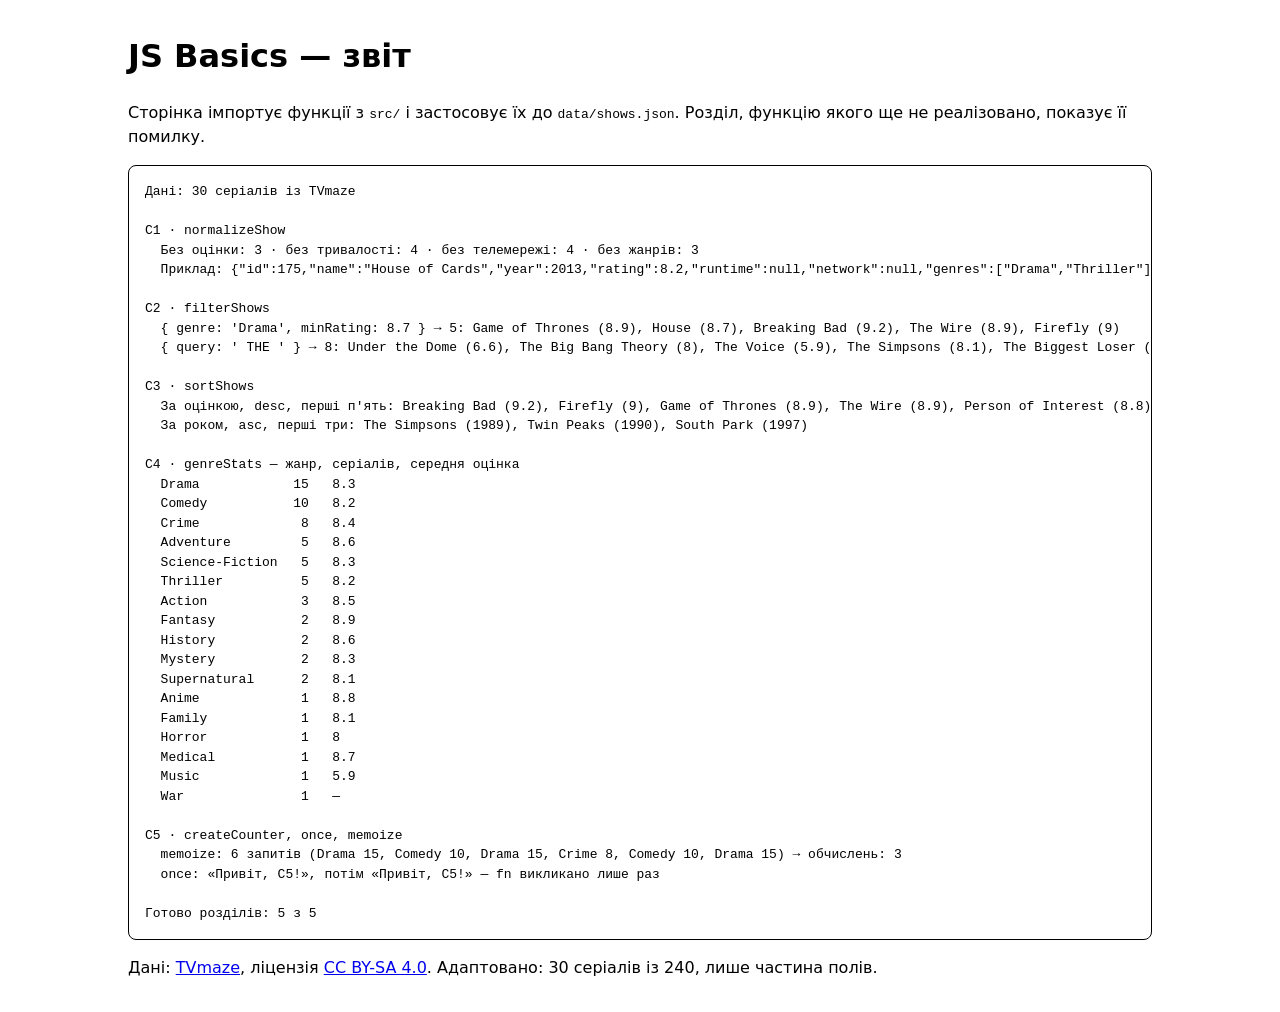
<file: lab-8/index.html>
<!doctype html>
<html lang="uk">
  <head>
    <meta charset="utf-8" />
    <meta name="viewport" content="width=device-width, initial-scale=1" />
    <title>JS Basics — звіт</title>
    <link rel="icon" href="data:," />
    <style>
      :root {
        color-scheme: light dark;
        font-family: system-ui, sans-serif;
        line-height: 1.5;
      }
      body {
        max-width: 64rem;
        margin: 2rem auto;
        padding: 0 1rem;
      }
      pre {
        padding: 1rem;
        overflow-x: auto;
        border: 1px solid;
        border-radius: 0.5rem;
      }
    </style>
    <script type="module" src="main.js"></script>
  </head>
  <body>
    <h1>JS Basics — звіт</h1>
    <p>
      Сторінка імпортує функції з <code>src/</code> і застосовує їх до <code>data/shows.json</code>.
      Розділ, функцію якого ще не реалізовано, показує її помилку.
    </p>
    <pre id="report">
Звіт не згенеровано: main.js не виконався.
Відкрийте Console (F12). Якщо адреса сторінки починається з file://,
відкрийте її через Live Preview (див. README.md).</pre>
    <footer>
      <p>
        Дані: <a href="https://www.tvmaze.com">TVmaze</a>, ліцензія
        <a href="https://creativecommons.org/licenses/by-sa/4.0/">CC BY-SA 4.0</a>. Адаптовано: 30
        серіалів із 240, лише частина полів.
      </p>
    </footer>
  </body>
</html>
</file>
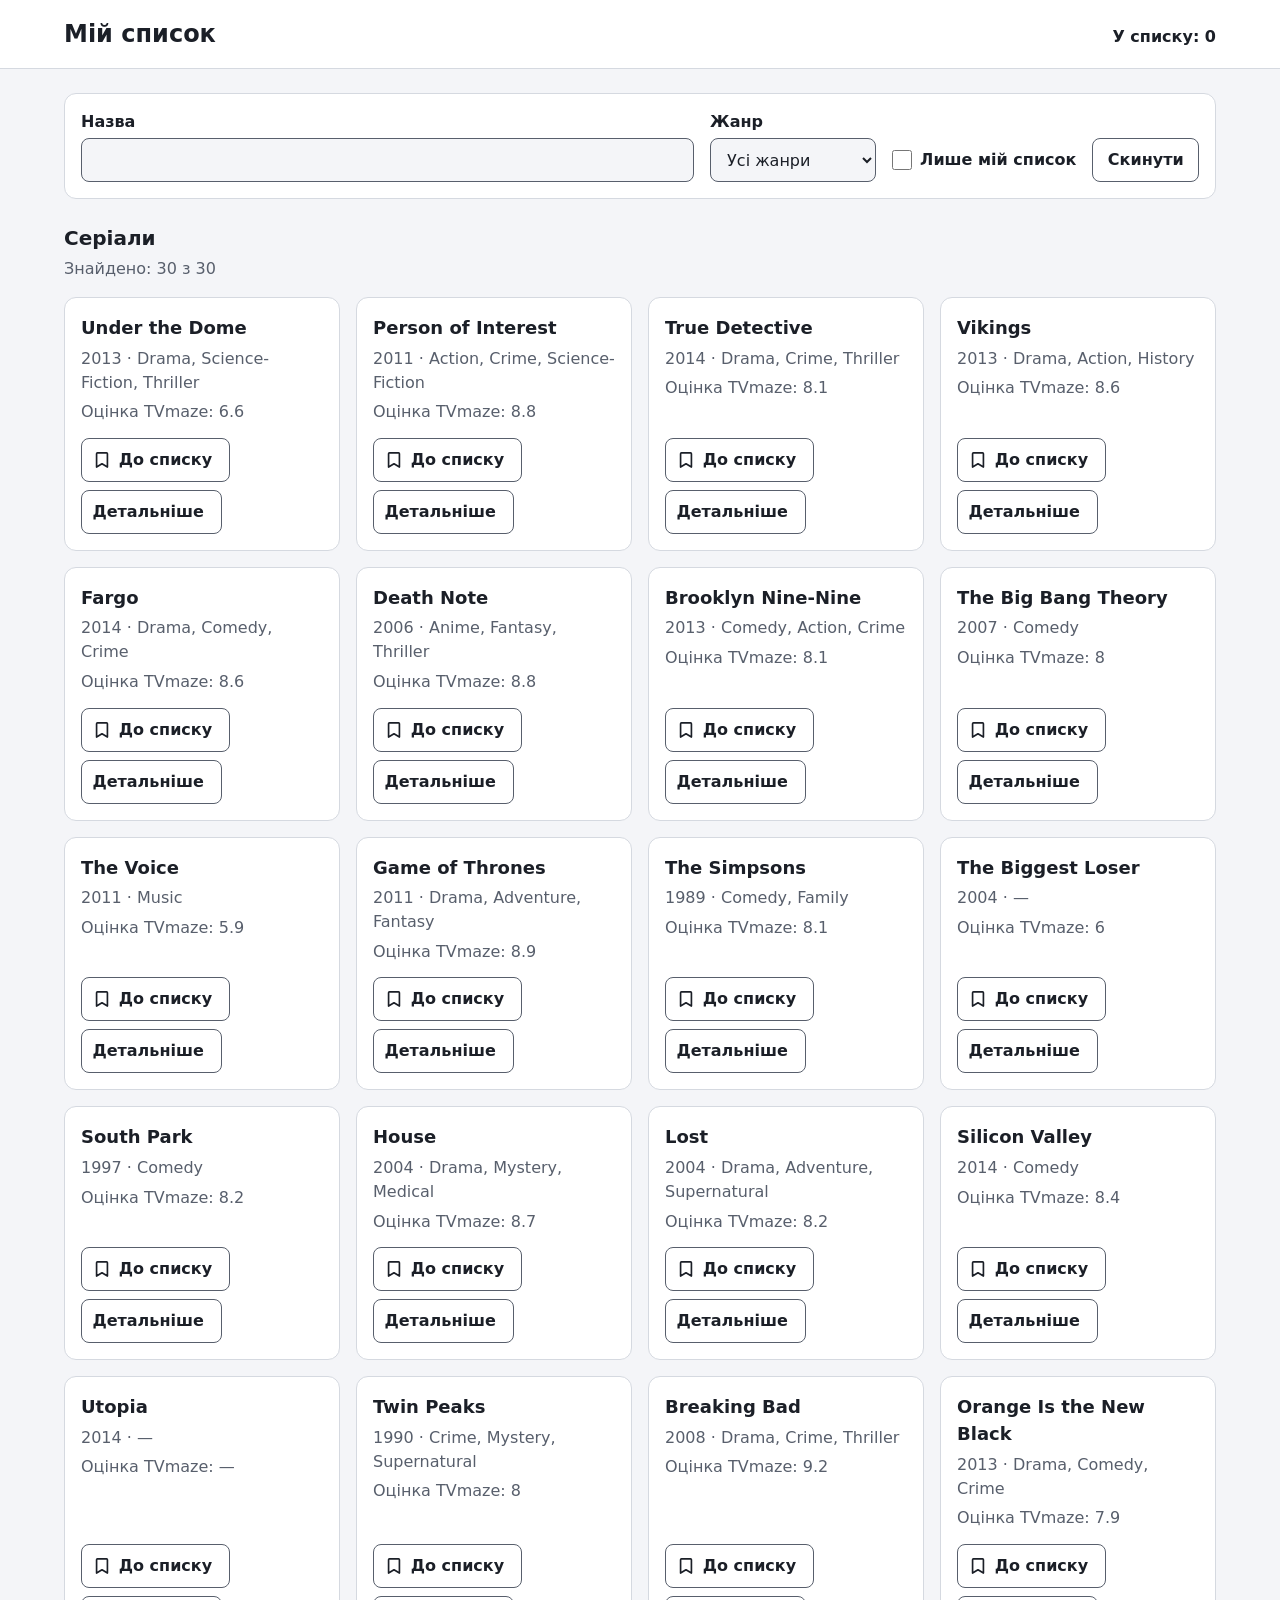
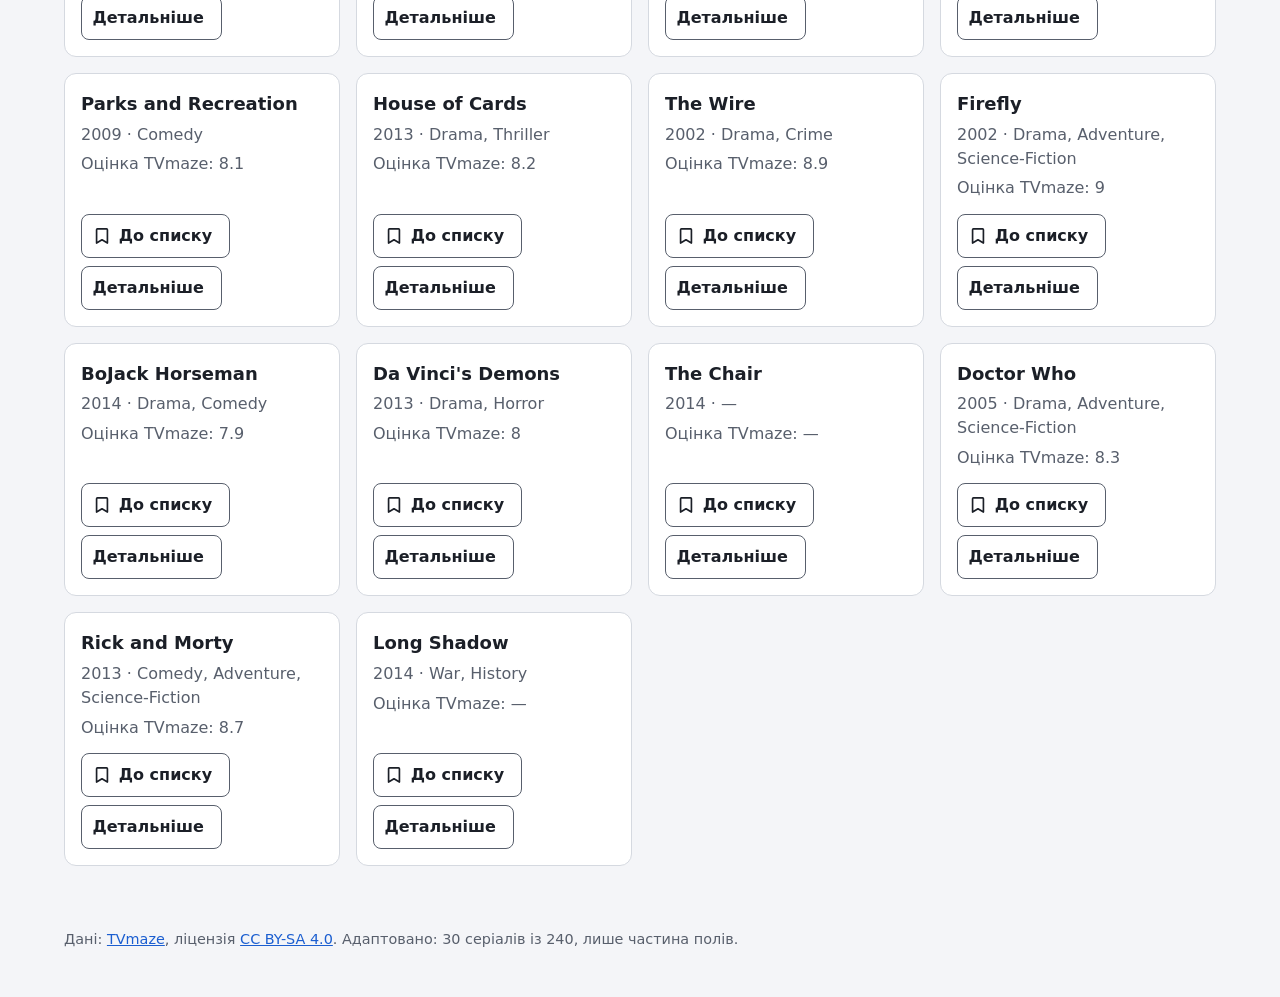
<file: lab-9/index.html>
<!doctype html>
<html lang="uk">
  <head>
    <meta charset="utf-8" />
    <meta name="viewport" content="width=device-width, initial-scale=1" />
    <title>Мій список — серіали TVmaze</title>
    <meta name="description" content="Каталог 30 серіалів TVmaze з пошуком, моїм списком і нотатками." />
    <link rel="icon" href="data:," />
    <link rel="stylesheet" href="styles.css" />
    <script type="module" src="src/main.js"></script>
  </head>
  <body>
    <header class="site-header">
      <div class="container site-header__inner">
        <h1 class="site-title">Мій список</h1>
        <p class="counter">У списку: <span id="watchlist-count">0</span></p>
      </div>
    </header>

    <main class="container">
      <form id="filters" class="filters" role="search" aria-label="Пошук серіалів">
        <div class="field">
          <label for="filter-query">Назва</label>
          <input id="filter-query" name="query" type="search" autocomplete="off" spellcheck="false" />
        </div>
        <div class="field">
          <label for="filter-genre">Жанр</label>
          <select id="filter-genre" name="genre">
            <option value="">Усі жанри</option>
            <option>Action</option>
            <option>Adventure</option>
            <option>Anime</option>
            <option>Comedy</option>
            <option>Crime</option>
            <option>Drama</option>
            <option>Family</option>
            <option>Fantasy</option>
            <option>History</option>
            <option>Horror</option>
            <option>Medical</option>
            <option>Music</option>
            <option>Mystery</option>
            <option>Science-Fiction</option>
            <option>Supernatural</option>
            <option>Thriller</option>
            <option>War</option>
          </select>
        </div>
        <div class="field field--check">
          <input id="filter-mine" name="mine" type="checkbox" />
          <label for="filter-mine">Лише мій список</label>
        </div>
        <button type="reset" class="btn">Скинути</button>
      </form>

      <h2 id="results-heading" class="results-heading">Серіали</h2>
      <p id="status" class="status" role="status"></p>
      <ul id="results" class="cards" aria-labelledby="results-heading"></ul>
    </main>

    <footer class="site-footer container">
      <p>
        Дані: <a href="https://www.tvmaze.com">TVmaze</a>, ліцензія
        <a href="https://creativecommons.org/licenses/by-sa/4.0/">CC BY-SA 4.0</a>. Адаптовано: 30
        серіалів із 240, лише частина полів.
      </p>
    </footer>

    <template id="show-card">
      <li class="card" data-id="">
        <h3 class="card__title" data-field="name" lang="en"></h3>
        <p class="card__meta">
          <span data-field="year"></span> · <span data-field="genres" lang="en"></span>
        </p>
        <p class="card__rating">Оцінка TVmaze: <span data-field="rating"></span></p>
        <p class="card__mine" hidden>Моя оцінка: <strong data-field="my-rating"></strong>/10</p>
        <p class="card__note" data-field="note" hidden></p>
        <div class="card__actions">
          <button type="button" class="btn btn--toggle" data-action="toggle" aria-pressed="false">
            <svg class="icon" viewBox="0 0 24 24" aria-hidden="true" focusable="false">
              <path d="M6.5 3.5h11a1 1 0 0 1 1 1v16l-6.5-4-6.5 4v-16a1 1 0 0 1 1-1z" />
            </svg>
            До списку<span class="visually-hidden">: <span data-field="name" lang="en"></span></span>
          </button>
          <button type="button" class="btn" data-action="details">
            Детальніше<span class="visually-hidden"> про <span data-field="name" lang="en"></span></span>
          </button>
        </div>
      </li>
    </template>

    <dialog id="details" class="details" aria-labelledby="details-title">
      <h2 id="details-title" class="details__title" lang="en"></h2>
      <div id="details-summary" class="details__summary" lang="en"></div>
      <p class="details__source">
        <a id="details-link" href="https://www.tvmaze.com">Сторінка серіалу на TVmaze</a>
      </p>
      <form id="note-form" class="note-form">
        <h3 class="note-form__title">Моя оцінка й нотатка</h3>
        <div class="field">
          <label for="note-rating">Моя оцінка (ціле число від 1 до 10)</label>
          <input id="note-rating" name="rating" type="number" min="1" max="10" step="1" required />
          <p id="note-rating-error" class="field__error"></p>
        </div>
        <div class="field">
          <label for="note-text">Нотатка (до 140 символів, необов'язково)</label>
          <textarea id="note-text" name="note" rows="3" maxlength="140"></textarea>
        </div>
        <div class="note-form__actions">
          <button type="submit" class="btn btn--primary">Зберегти</button>
          <button type="button" class="btn">Скасувати</button>
        </div>
      </form>
    </dialog>
  </body>
</html>
</file>
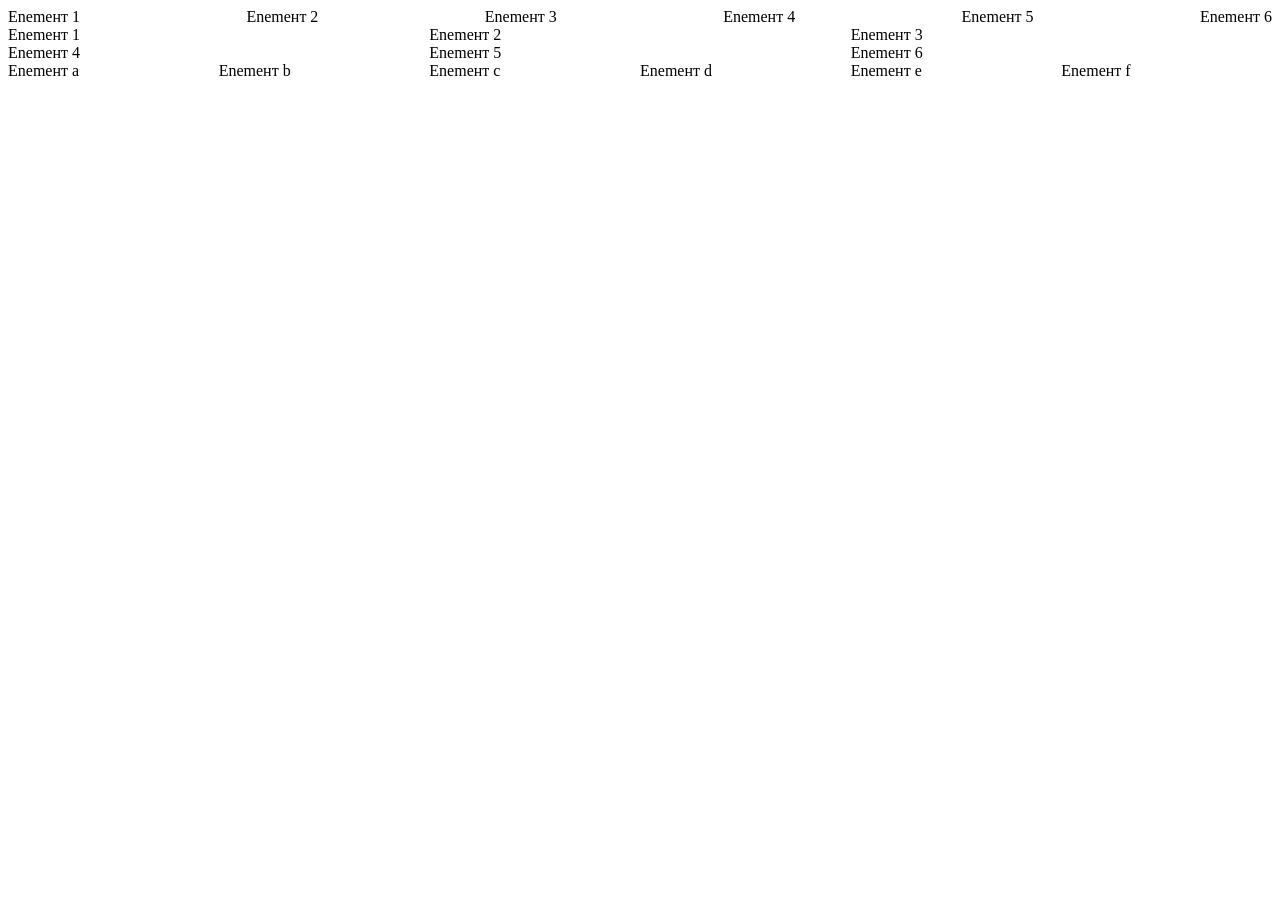
<file: lab6/index.html>
<!doctype html>
<html lang="en">
  <head>
    <meta charset="UTF-8" />
    <meta name="viewport" content="width=device-width, initial-scale=1.0" />
    <title>Document</title>
    <link rel="stylesheet" href="styles.css" />
  </head>
  <body>
    <div class="flex">
      <div class="item">Enemeнт 1</div>
      <div class="item">Enemeнт 2</div>
      <div class="item">Enemeнт 3</div>
      <div class="item">Enemeнт 4</div>
      <div class="item">Enemeнт 5</div>
      <div class="item">Enemeнт 6</div>
    </div>

    <div class="grid">
      <div class="item">Enemeнт 1</div>
      <div class="item">Enemeнт 2</div>
      <div class="item">Enemeнт 3</div>
      <div class="item">Enemeнт 4</div>
      <div class="item">Enemeнт 5</div>
      <div class="item">Enemeнт 6</div>
    </div>

    <div class="grid2">
      <div class="item">Enemeнт a</div>
      <div class="item">Enemeнт b</div>
      <div class="item">Enemeнт c</div>
      <div class="item">Enemeнт d</div>
      <div class="item">Enemeнт e</div>
      <div class="item">Enemeнт f</div>
    </div>
  </body>
</html>
</file>
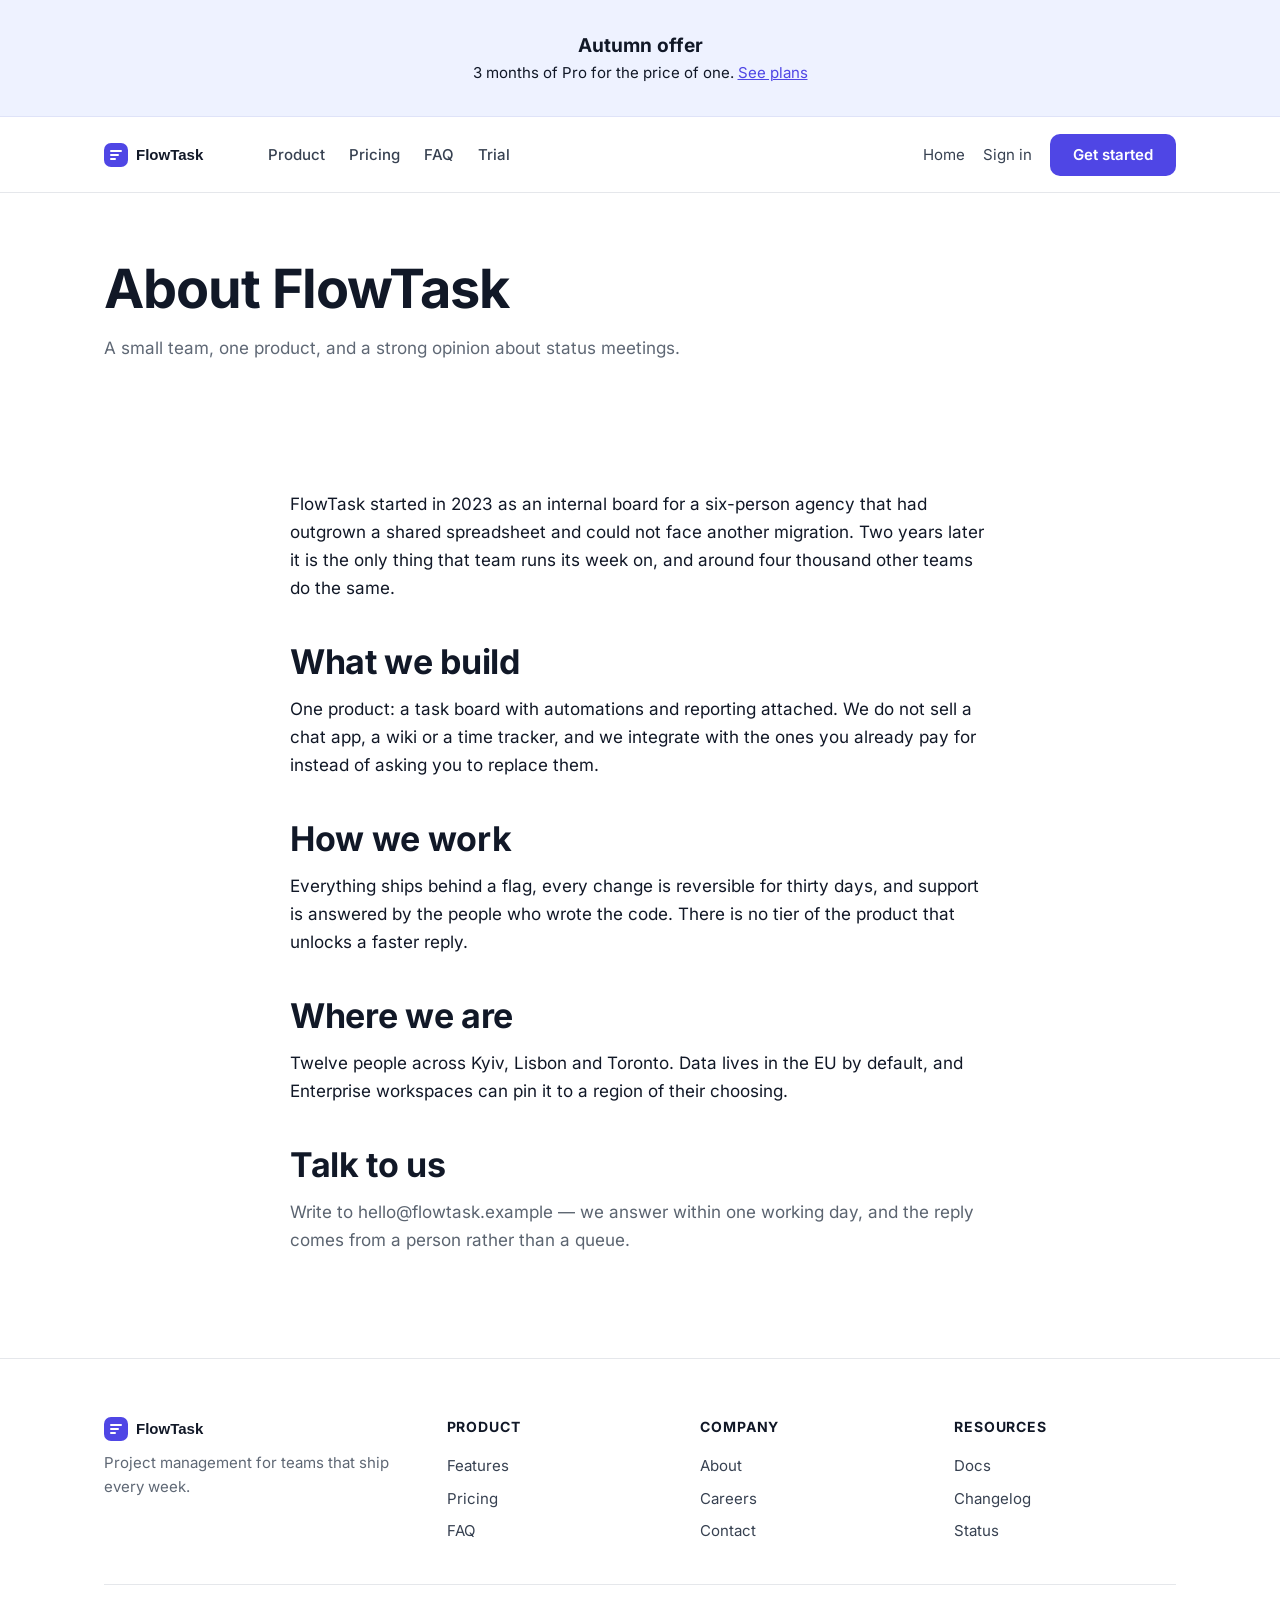
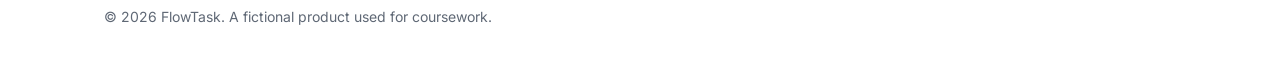
<file: lab-4/about.html>
<!doctype html>
<html>
  <head>
    <meta charset="utf-8" />
    <meta name="viewport" content="width=device-width, initial-scale=1" />
    <title>About FlowTask</title>
    <meta
      name="description"
      content="Learn about FlowTask, the team behind the project management product for teams."
    />
    <link rel="icon" href="img/logo.svg" type="image/svg+xml" />
    <link rel="stylesheet" href="css/styles.css" />
    <script src="js/main.js"></script>
  </head>
  <body>
    <header class="site-header">
      <div class="site-header__inner">
        <img class="logo" src="img/logo.svg" alt="FlowTask" width="132" height="28" />

        <nav class="nav" aria-label="Main navigation">
          <a class="nav-item" href="index.html#features">Product</a>
          <a class="nav-item" href="index.html#pricing">Pricing</a>
          <a class="nav-item" href="index.html#faq">FAQ</a>
          <a class="nav-item" href="index.html#trial">Trial</a>
        </nav>

        <div class="site-header__actions">
          <a class="link-quiet" href="index.html">Home</a>
          <a class="link-quiet" href="#" aria-label="Sign in">Sign in</a>
          <button class="btn btn--primary" id="header-cta">Get started</button>
        </div>
      </div>
    </header>

    <main>
      <section class="page-head">
        <div class="shell">
          <h1>About FlowTask</h1>
          <p class="muted">
            A small team, one product, and a strong opinion about status meetings.
          </p>
        </div>
      </section>

      <section class="section">
        <div class="shell prose">
          <p>
            FlowTask started in 2023 as an internal board for a six-person agency that had outgrown
            a shared spreadsheet and could not face another migration. Two years later it is the
            only thing that team runs its week on, and around four thousand other teams do the same.
          </p>

          <h2>What we build</h2>
          <p>
            One product: a task board with automations and reporting attached. We do not sell a chat
            app, a wiki or a time tracker, and we integrate with the ones you already pay for
            instead of asking you to replace them.
          </p>

          <h2>How we work</h2>
          <p>
            Everything ships behind a flag, every change is reversible for thirty days, and support
            is answered by the people who wrote the code. There is no tier of the product that
            unlocks a faster reply.
          </p>

          <h2>Where we are</h2>
          <p>
            Twelve people across Kyiv, Lisbon and Toronto. Data lives in the EU by default, and
            Enterprise workspaces can pin it to a region of their choosing.
          </p>

          <h2>Talk to us</h2>
          <p class="soft">
            Write to hello@flowtask.example — we answer within one working day, and the reply comes
            from a person rather than a queue.
          </p>
        </div>
      </section>
    </main>

    <footer class="site-footer">
      <div class="shell">
        <div class="site-footer__cols">
          <div>
            <img src="img/logo.svg" alt="FlowTask" width="132" height="28" />
            <p class="muted">Project management for teams that ship every week.</p>
          </div>

          <div>
            <div class="site-footer__title">Product</div>
            <ul>
              <li><a href="index.html#features">Features</a></li>
              <li><a href="index.html#pricing">Pricing</a></li>
              <li><a href="index.html#faq">FAQ</a></li>
            </ul>
          </div>

          <div>
            <div class="site-footer__title">Company</div>
            <ul>
              <li><a href="about.html">About</a></li>
              <li><a href="#">Careers</a></li>
              <li><a href="#">Contact</a></li>
            </ul>
          </div>

          <div>
            <div class="site-footer__title">Resources</div>
            <ul>
              <li><a href="#">Docs</a></li>
              <li><a href="#">Changelog</a></li>
              <li><a href="#">Status</a></li>
            </ul>
          </div>
        </div>

        <p class="legal">© 2026 FlowTask. A fictional product used for coursework.</p>
      </div>
    </footer>
  </body>
</html>
</file>
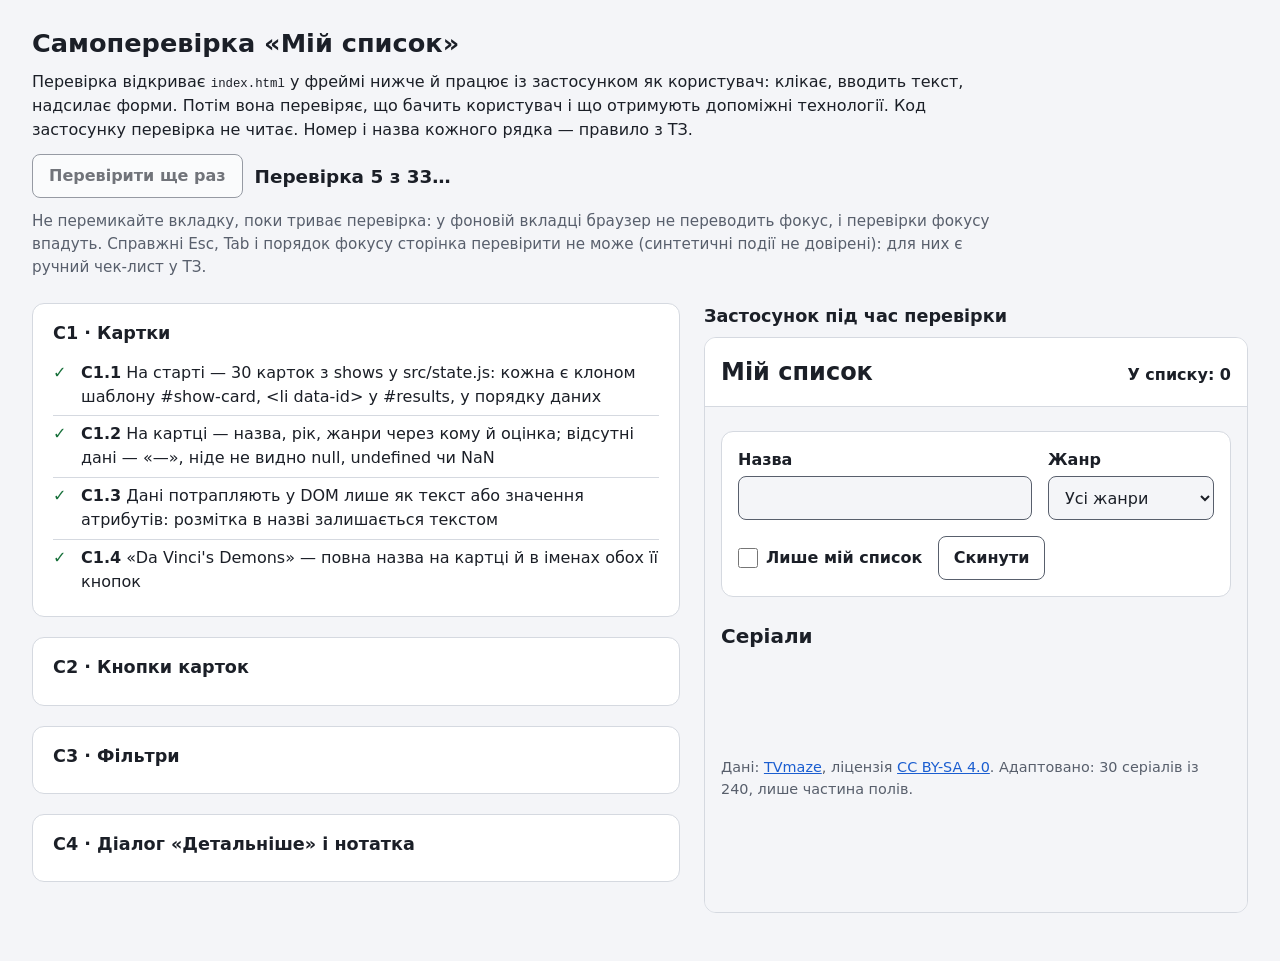
<file: lab-9/check.html>
<!doctype html>
<html lang="uk">
  <head>
    <meta charset="utf-8" />
    <meta name="viewport" content="width=device-width, initial-scale=1" />
    <title>Самоперевірка — Мій список</title>
    <link rel="icon" href="data:," />
    <link rel="stylesheet" href="check/check.css" />
    <script type="module" src="check/main.js"></script>
  </head>
  <body>
    <header class="intro">
      <h1>Самоперевірка «Мій список»</h1>
      <p>
        Перевірка відкриває <code>index.html</code> у фреймі нижче й працює із застосунком як
        користувач: клікає, вводить текст, надсилає форми. Потім вона перевіряє, що бачить
        користувач і що отримують допоміжні технології. Код застосунку перевірка не читає. Номер і
        назва кожного рядка — правило з ТЗ.
      </p>
      <p class="intro__run">
        <button id="run" type="button">Перевірити ще раз</button>
        <span id="summary" role="status">Перевірка не запускалася: потрібен JavaScript.</span>
      </p>
      <p class="intro__note">
        Не перемикайте вкладку, поки триває перевірка: у фоновій вкладці браузер не переводить
        фокус, і перевірки фокусу впадуть. Справжні Esc, Tab і порядок фокусу сторінка
        перевірити не може (синтетичні події не довірені): для них є ручний чек-лист у ТЗ.
      </p>
    </header>
    <main class="layout">
      <div id="results" class="results"></div>
      <section class="stage-wrap" aria-labelledby="stage-title">
        <h2 id="stage-title">Застосунок під час перевірки</h2>
        <div id="stage" class="stage"></div>
      </section>
    </main>
  </body>
</html>
</file>
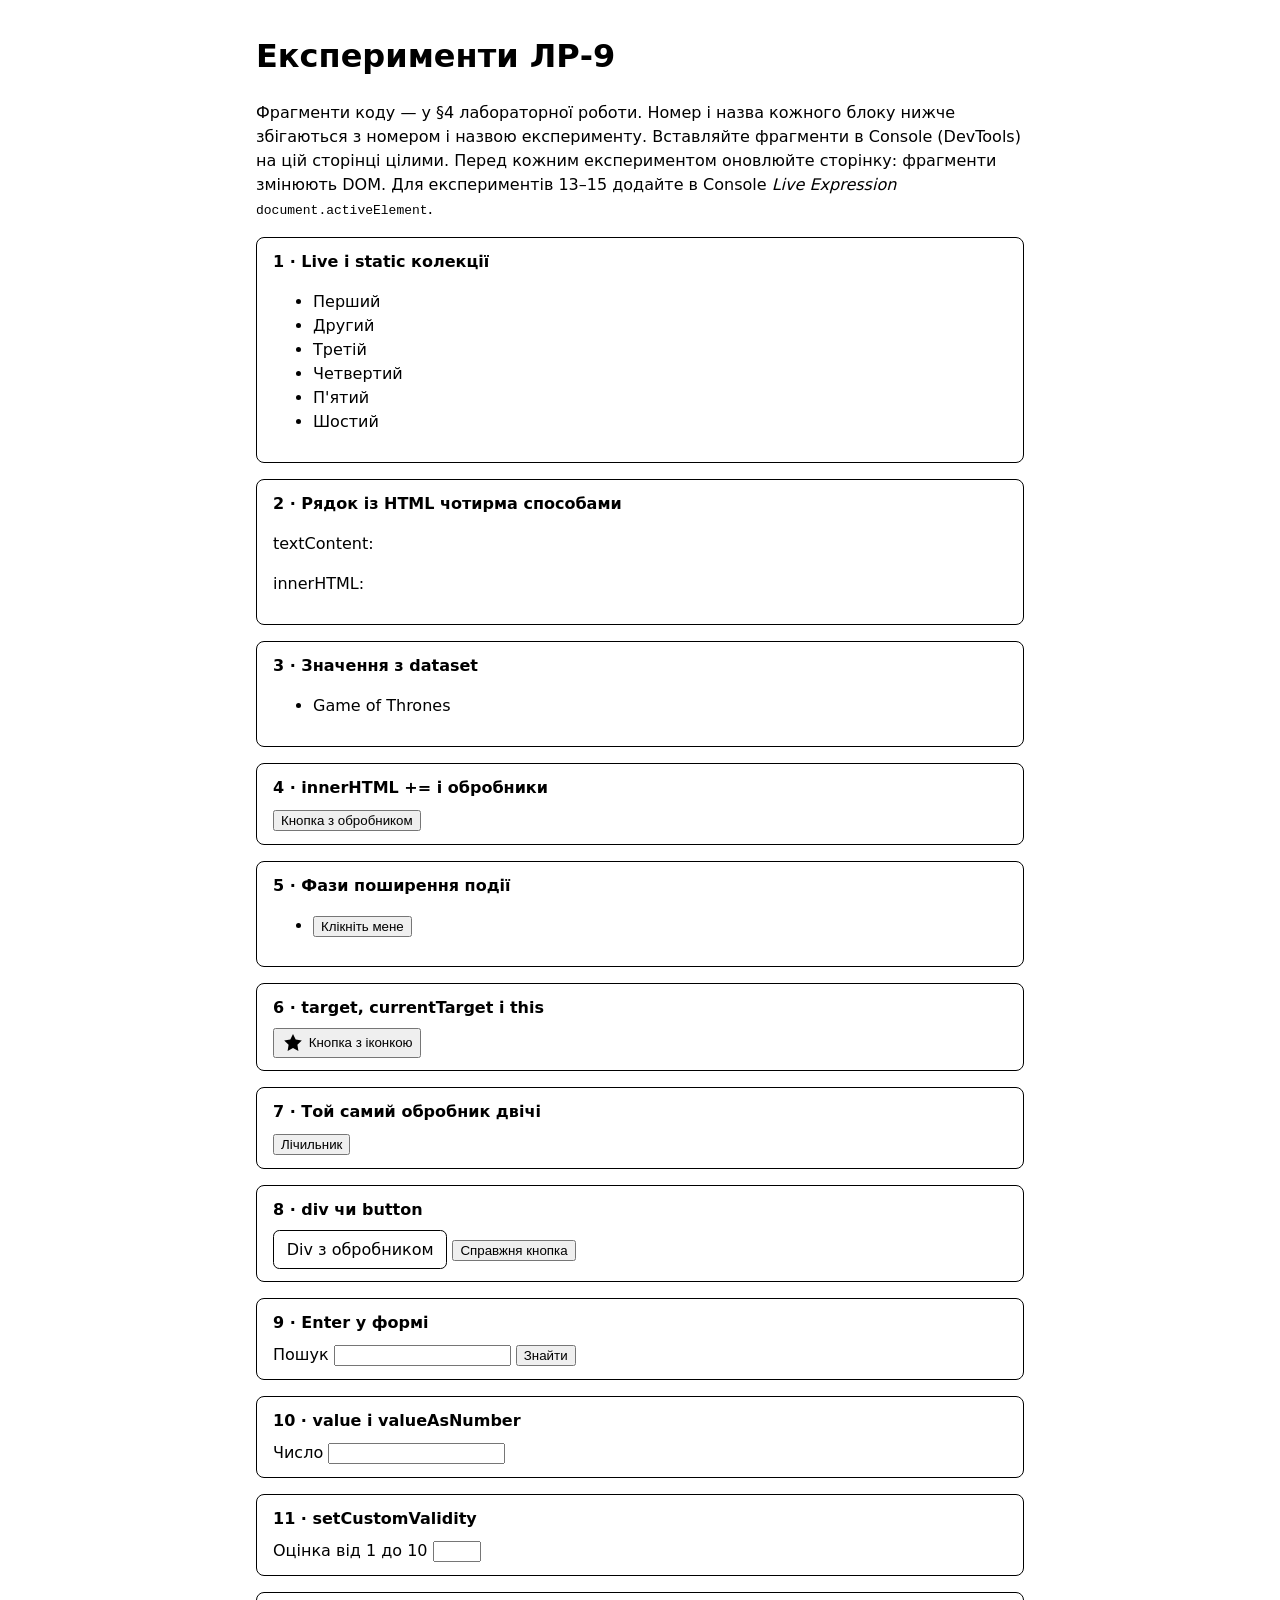
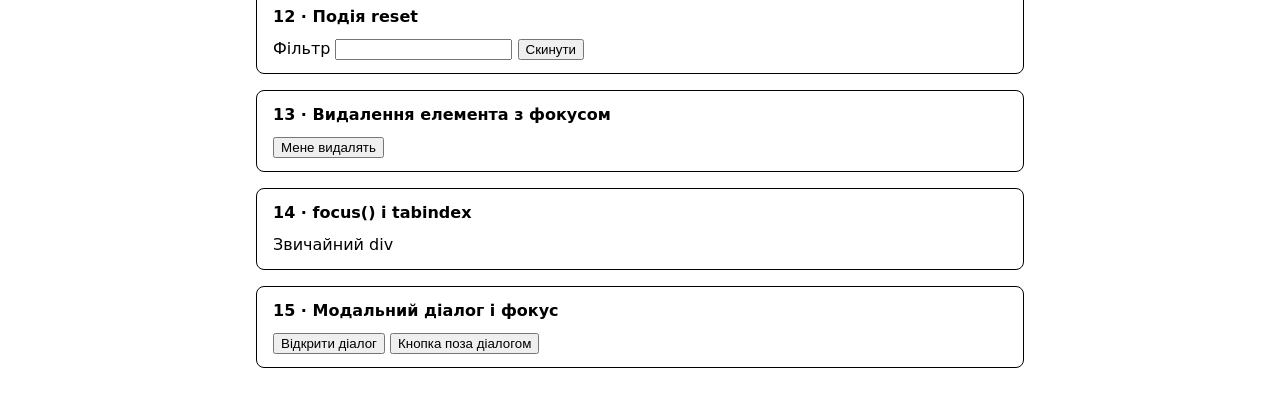
<file: lab-9/experiments.html>
<!doctype html>
<html lang="uk">
  <head>
    <meta charset="utf-8" />
    <meta name="viewport" content="width=device-width, initial-scale=1" />
    <title>Експерименти — ЛР-9</title>
    <link rel="icon" href="data:," />
    <style>
      :root {
        color-scheme: light dark;
        font-family: system-ui, sans-serif;
        line-height: 1.5;
      }
      body {
        max-width: 48rem;
        margin: 2rem auto;
        padding: 0 1rem;
      }
      section {
        margin-block: 1rem;
        padding: 0.75rem 1rem;
        border: 1px solid;
        border-radius: 0.5rem;
      }
      h2 {
        margin: 0 0 0.5rem;
        font-size: 1rem;
      }
      .fake {
        display: inline-block;
        padding: 0.4rem 0.8rem;
        border: 1px solid;
        border-radius: 0.4rem;
        cursor: pointer;
      }
      button svg {
        width: 1.5rem;
        height: 1.5rem;
        vertical-align: middle;
      }
    </style>
  </head>
  <body>
    <h1>Експерименти ЛР-9</h1>
    <p>
      Фрагменти коду — у §4 лабораторної роботи. Номер і назва кожного блоку нижче збігаються з
      номером і назвою експерименту. Вставляйте фрагменти в Console (DevTools) на цій сторінці
      цілими. Перед кожним експериментом оновлюйте сторінку: фрагменти змінюють DOM. Для
      експериментів 13–15 додайте в Console <em>Live Expression</em>
      <code>document.activeElement</code>.
    </p>

    <section id="exp-1">
      <h2>1 · Live і static колекції</h2>
      <ul>
        <li class="item">Перший</li>
        <li class="item">Другий</li>
        <li class="item">Третій</li>
        <li class="item">Четвертий</li>
        <li class="item">П'ятий</li>
        <li class="item">Шостий</li>
      </ul>
    </section>

    <section id="exp-2">
      <h2>2 · Рядок із HTML чотирма способами</h2>
      <p>textContent: <output class="as-text"></output></p>
      <p>innerHTML: <output class="as-html"></output></p>
    </section>

    <section id="exp-3">
      <h2>3 · Значення з dataset</h2>
      <ul>
        <li data-id="82">Game of Thrones</li>
      </ul>
    </section>

    <section id="exp-4">
      <h2>4 · innerHTML += і обробники</h2>
      <button type="button">Кнопка з обробником</button>
    </section>

    <section id="exp-5">
      <h2>5 · Фази поширення події</h2>
      <ul>
        <li><button type="button">Клікніть мене</button></li>
      </ul>
    </section>

    <section id="exp-6">
      <h2>6 · target, currentTarget і this</h2>
      <button type="button">
        <svg viewBox="0 0 24 24" aria-hidden="true" focusable="false">
          <path d="M12 3l2.7 5.6 6.1.9-4.4 4.3 1 6.1L12 17l-5.4 2.9 1-6.1L3.2 9.5l6.1-.9z" fill="currentColor" />
        </svg>
        Кнопка з іконкою
      </button>
    </section>

    <section id="exp-7">
      <h2>7 · Той самий обробник двічі</h2>
      <button type="button">Лічильник</button>
    </section>

    <section id="exp-8">
      <h2>8 · div чи button</h2>
      <div class="fake">Div з обробником</div>
      <button type="button">Справжня кнопка</button>
    </section>

    <section id="exp-9">
      <h2>9 · Enter у формі</h2>
      <form>
        <label>Пошук <input name="q" autocomplete="off" /></label>
        <button>Знайти</button>
      </form>
    </section>

    <section id="exp-10">
      <h2>10 · value і valueAsNumber</h2>
      <label>Число <input type="number" /></label>
    </section>

    <section id="exp-11">
      <h2>11 · setCustomValidity</h2>
      <label>Оцінка від 1 до 10 <input type="number" min="1" max="10" /></label>
    </section>

    <section id="exp-12">
      <h2>12 · Подія reset</h2>
      <form>
        <label>Фільтр <input name="q" /></label>
        <button type="reset">Скинути</button>
      </form>
    </section>

    <section id="exp-13">
      <h2>13 · Видалення елемента з фокусом</h2>
      <button type="button">Мене видалять</button>
    </section>

    <section id="exp-14">
      <h2>14 · focus() і tabindex</h2>
      <div>Звичайний div</div>
    </section>

    <section id="exp-15">
      <h2>15 · Модальний діалог і фокус</h2>
      <button type="button" class="opener">Відкрити діалог</button>
      <button type="button" class="outside">Кнопка поза діалогом</button>
      <dialog>
        <p>Модальний діалог</p>
        <button type="button">Кнопка в діалозі</button>
      </dialog>
    </section>
  </body>
</html>
</file>
<file: base.css>
/*
 * Спільні базові стилі для всіх challenges: шрифт, кольори, вигляд карток і
 * кнопок. Layout тут навмисно відсутній — його ви пишете у style.css
 * відповідного challenge. Цей файл змінювати не потрібно.
 */
*,
*::before,
*::after {
  box-sizing: border-box;
}

:root {
  --ink: #1f2937;
  --muted: #5b6474;
  --line: #d9dee7;
  --surface: #f5f7fa;
  --accent: #2455d6;
  font-family: system-ui, "Segoe UI", Roboto, sans-serif;
  line-height: 1.5;
  color: var(--ink);
}

body {
  margin: 0;
}

img {
  display: block;
  max-inline-size: 100%;
  block-size: auto;
}

h1,
h2,
h3 {
  margin-block: 0 0.5em;
  line-height: 1.2;
}

p {
  margin-block: 0 0.75em;
}

a {
  color: var(--accent);
}

button,
.button {
  font: inherit;
  padding: 0.6em 1.1em;
  border: 0;
  border-radius: 6px;
  background: var(--accent);
  color: #fff;
  text-decoration: none;
  cursor: pointer;
}

.card,
.feature-card,
.product-card {
  padding: 1rem;
  border: 1px solid var(--line);
  border-radius: 8px;
  background: #fff;
}

/*
 * Блок «Завдання» вгорі кожної сторінки — умова challenge, а не частина
 * layout, який ви будуєте. Його можна згорнути, клікнувши заголовок.
 */
.task {
  margin-block-end: 1.5rem;
  padding: 0.75rem 1.25rem;
  border-block-end: 1px solid var(--line);
  background: var(--surface);
  font-size: 0.95rem;
}

.task summary {
  font-weight: 700;
  cursor: pointer;
}

.task > :not(summary) {
  max-inline-size: 75ch;
}

.task pre {
  overflow-x: auto;
  font-size: 0.85rem;
}

.task blockquote {
  margin-inline: 0;
  padding-inline-start: 1rem;
  border-inline-start: 3px solid var(--line);
  font-style: italic;
}

/* На вузькому екрані таблиця прокручується у власному блоці, а не розширює
   сторінку: у Challenge 8 інакше вона сама стала б джерелом overflow. */
.task table {
  display: block;
  overflow-x: auto;
  border-collapse: collapse;
  margin-block-end: 0.75em;
}

.task :is(th, td) {
  padding: 0.25rem 0.6rem;
  border: 1px solid var(--line);
  text-align: start;
}
</file>
<file: frontend-lab-1/styles.css>
:root {
  --bg-color: #f4f6f8;
  --text-color: #1a1a1a;
  --card-bg: #ffffff;
  --accent-color: #0066cc;
}

body.dark-theme {
  --bg-color: #1a1a1a;
  --text-color: #f4f6f8;
  --card-bg: #2d2d2d;
  --accent-color: #4d94ff;
}

body {
  margin: 0;
  font-family: system-ui, -apple-system, sans-serif;
  background-color: var(--bg-color);
  color: var(--text-color);
  display: flex;
  flex-direction: column;
  min-height: 100vh;
  transition: background-color 0.3s, color 0.3s;
}

header, footer {
  text-align: center;
  padding: 1rem;
}

main {
  flex: 1;
  display: flex;
  justify-content: center;
  align-items: center;
  padding: 1rem;
}

.card {
  background-color: var(--card-bg);
  padding: 2rem;
  border-radius: 8px;
  box-shadow: 0 4px 6px rgba(0, 0, 0, 0.1);
  max-width: 500px;
  width: 100%;
  text-align: center;
}

button {
  background-color: var(--accent-color);
  color: white;
  border: none;
  padding: 0.6rem 1.2rem;
  font-size: 1rem;
  border-radius: 4px;
  cursor: pointer;
  transition: opacity 0.2s;
}

button:hover {
  opacity: 0.9;
}
</file>
<file: frontend-lab-2/styles.css>
:root {
  --primary-color: #2563eb;
  --primary-hover: #1d4ed8;
  --bg-main: #f8fafc;
  --bg-card: #ffffff;
  --text-main: #0f172a;
  --text-muted: #64748b;
  --border-color: #e2e8f0;
  --featured-border: #2563eb;

  --font-family: 'Inter', system-ui, -apple-system, sans-serif;
  --radius-card: 12px;
  --radius-btn: 6px;
  --shadow-card: 0 4px 6px -1px rgba(0, 0, 0, 0.1), 0 2px 4px -2px rgba(0, 0, 0, 0.1);
  --shadow-featured: 0 10px 15px -3px rgba(37, 99, 235, 0.2), 0 4px 6px -4px rgba(37, 99, 235, 0.1);

  --spacing-sm: 0.5rem;
  --spacing-md: 1rem;
  --spacing-lg: 1.5rem;
  --spacing-xl: 2rem;
}

*::before,
*::after {
  box-sizing: border-box;
  margin: 0;
  padding: 0;
}

body {
  font-family: var(--font-family);
  background-color: var(--bg-main);
  color: var(--text-main);
  line-height: 1.5;
  padding: var(--spacing-xl) 0;
}

.container {
  max-width: 1120px;
  margin: 0 auto;
  padding: 0 var(--spacing-md);
}

.pricing-header {
  text-align: center;
  max-width: 600px;
  margin: 0 auto var(--spacing-xl);
}

.pricing-title {
  font-size: 2.25rem;
  font-weight: 700;
  margin-bottom: var(--spacing-sm);
}

.pricing-subtitle {
  color: var(--text-muted);
  font-size: 1.125rem;
}

.pricing-grid {
  display: grid;
  grid-template-columns: 1fr;
  gap: var(--spacing-lg);
  align-items: stretch;
  @media (min-width: 768px) {
    & {
      grid-template-columns: repeat(3, 1fr);
    }
  }
}

.card {
  background-color: var(--bg-card);
  border: 1px solid var(--border-color);
  border-radius: var(--radius-card);
  padding: var(--spacing-xl);
  display: flex;
  flex-direction: column;
  position: relative;
  box-shadow: var(--shadow-card);
  transition:
    transform 0.2s ease,
    box-shadow 0.2s ease;
}

.card:hover {
  transform: translateY(-4px);
}

.card-featured {
  border: 2px solid var(--featured-border);
  box-shadow: var(--shadow-featured);
}

.badge {
  position: absolute;
  top: -12px;
  right: 20px;
  background-color: var(--primary-color);
  color: #ffffff;
  font-size: 0.75rem;
  font-weight: 600;
  text-transform: uppercase;
  padding: 0.25rem 0.75rem;
  border-radius: 9999px;
}

.card-header {
  margin-bottom: var(--spacing-lg);
}

.card-title {
  font-size: 1.5rem;
  font-weight: 600;
}

.card-description {
  color: var(--text-muted);
  font-size: 0.875rem;
  margin-top: var(--spacing-sm);
}

.card-price {
  margin-bottom: var(--spacing-lg);
  display: flex;
  align-items: baseline;
}

.price-value {
  font-size: 2.5rem;
  font-weight: 800;
}

.price-period {
  color: var(--text-muted);
  font-size: 0.875rem;
  margin-left: 0.25rem;
}

.card-features {
  list-style: none;
  margin-bottom: var(--spacing-xl);
  flex-grow: 1;
}

.card-features li {
  font-size: 0.95rem;
  margin-bottom: var(--spacing-sm);
  color: var(--text-main);
}

.card-features .feature-disabled {
  color: var(--text-muted);
  text-decoration: line-through;
  opacity: 0.6;
}

.btn {
  width: 100%;
  padding: 0.75rem var(--spacing-md);
  font-size: 1rem;
  font-weight: 600;
  border-radius: var(--radius-btn);
  cursor: pointer;
  border: 1px solid transparent;
  transition:
    background-color 0.2s,
    border-color 0.2s,
    color 0.2s;
}

.btn-primary {
  background-color: var(--primary-color);
  color: #ffffff;
}

.btn-primary:hover {
  background-color: var(--primary-hover);
}

.btn-outline {
  background-color: transparent;
  border-color: var(--border-color);
  color: var(--text-main);
}

.btn-outline:hover {
  background-color: var(--bg-main);
  border-color: var(--text-muted);
}

/*
@media (min-width: 768px) {
  .pricing-grid {
    grid-template-columns: repeat(3, 1fr);
  }
} */
</file>
<file: lab-10/css/tokens.css>
/*
 * Courtly — design tokens.
 *
 * Скопіюйте цей блок на початок власного CSS. Назви змінних можна змінювати,
 * значення — ні: вони відповідають макету, а пари «текст / фон» нижче
 * перевірені на контраст WCAG 2.2 AA.
 *
 * Шрифт: Montserrat (variable, 400–800) з підмножинами latin + cyrillic.
 */
:root {
  /* ---------- Colors ---------- */
  --color-primary: #0b6e4f;          /* кнопки, посилання, акценти */
  --color-primary-hover: #085a40;
  --color-primary-soft: #e3f1ea;     /* фон чипів «вид спорту» */
  --color-accent: #c6f432;           /* лайм: CTA на темному фоні, номери кроків */
  --color-accent-hover: #b3e01f;

  --color-background: #f6f8f5;       /* фон сторінки */
  --color-surface: #ffffff;          /* картки, форма, header */
  --color-surface-alt: #eaf1ec;      /* секція «Як це працює» */
  --color-border: #d5dfd8;

  --color-text: #13201a;             /* основний текст */
  --color-text-muted: #4a5a52;       /* описи, підписи */

  --color-dark: #0f2a1f;             /* фон Final CTA та footer */
  --color-on-dark: #f1f7f3;
  --color-on-dark-muted: #b4c7bb;

  --color-rating: #a15c00;           /* зірка рейтингу */
  --color-focus: #0b6e4f;            /* на темних секціях перевизначити на --color-accent */

  /* ---------- Typography ---------- */
  --font-family-base: "Montserrat", system-ui, -apple-system, "Segoe UI", sans-serif;

  --font-weight-regular: 400;
  --font-weight-medium: 500;
  --font-weight-semibold: 600;
  --font-weight-bold: 800;

  /* Fluid: лінійно між viewport 375px і 1440px */
  --font-size-h1: clamp(2rem, 1.472rem + 2.254vw, 3.5rem);        /* 32 → 56px */
  --font-size-h2: clamp(1.625rem, 1.317rem + 1.315vw, 2.5rem);    /* 26 → 40px */
  --font-size-h3: clamp(1.1875rem, 1.121rem + 0.282vw, 1.375rem); /* 19 → 22px */
  --font-size-lead: clamp(1.0625rem, 0.996rem + 0.282vw, 1.25rem); /* 17 → 20px */
  --font-size-base: 1rem;            /* 16px */
  --font-size-small: 0.875rem;       /* 14px */
  --font-size-xs: 0.8125rem;         /* 13px: чипи, eyebrow */

  --line-height-tight: 1.15;         /* заголовки */
  --line-height-base: 1.6;           /* текст */

  /* ---------- Spacing (крок 4px) ---------- */
  --space-2xs: 0.25rem;  /*  4px */
  --space-xs: 0.5rem;    /*  8px */
  --space-sm: 0.75rem;   /* 12px */
  --space-md: 1rem;      /* 16px */
  --space-lg: 1.5rem;    /* 24px */
  --space-xl: 2rem;      /* 32px */
  --space-2xl: 3rem;     /* 48px */
  --space-3xl: 4rem;     /* 64px */
  --space-section: clamp(3.5rem, 2.5rem + 4vw, 6rem); /* вертикальний відступ секцій */

  /* ---------- Layout ---------- */
  --container-max: 75rem;                              /* 1200px */
  --container-gutter: clamp(1rem, 0.5rem + 2vw, 2rem); /* 16 → 32px */
  --header-height: 4.5rem;                             /* 72px */
  --control-height: 3rem;                              /* 48px: кнопки та поля */

  /* ---------- Shape & depth ---------- */
  --radius-sm: 0.5rem;   /*  8px: поля, чипи */
  --radius-md: 0.75rem;  /* 12px: кнопки */
  --radius-lg: 1.25rem;  /* 20px: картки, зображення, CTA */
  --radius-pill: 999px;

  --border-width: 1px;
  --shadow-sm: 0 1px 2px rgb(15 42 31 / 0.06), 0 1px 3px rgb(15 42 31 / 0.08);
  --shadow-md: 0 12px 32px -12px rgb(15 42 31 / 0.25);

  --transition-fast: 150ms ease;
}
</file>
<file: lab-10/css/styles.css>
/* Courtly Booking — styles. Values come from tokens.css. */

*,
*::before,
*::after {
  box-sizing: border-box;
}

body {
  margin: 0;
  font-family: var(--font-family-base);
  font-size: var(--font-size-base);
  line-height: var(--line-height-base);
  color: var(--color-text);
  background: var(--color-background);
}

h1,
h2,
h3 {
  margin: 0;
  line-height: var(--line-height-tight);
  font-weight: var(--font-weight-bold);
}

h1 { font-size: var(--font-size-h1); }
h2 { font-size: var(--font-size-h2); }
h3 { font-size: var(--font-size-h3); }

img {
  max-width: 100%;
  height: auto;
}

a {
  color: var(--color-primary);
}

:focus-visible {
  outline: 3px solid var(--color-focus);
  outline-offset: 2px;
}

.container {
  max-width: var(--container-max);
  margin-inline: auto;
  padding-inline: var(--container-gutter);
}

.visually-hidden {
  position: absolute;
  width: 1px;
  height: 1px;
  margin: -1px;
  padding: 0;
  overflow: hidden;
  clip: rect(0 0 0 0);
  white-space: nowrap;
  border: 0;
}

.skip-link {
  position: absolute;
  top: var(--space-xs);
  left: var(--space-xs);
  z-index: 100;
  padding: var(--space-xs) var(--space-md);
  border-radius: var(--radius-sm);
  background: var(--color-surface);
  transform: translateY(-200%);
}

.skip-link:focus {
  transform: none;
}

/* ---------- Buttons, chips ---------- */

.button {
  display: inline-flex;
  align-items: center;
  justify-content: center;
  gap: var(--space-xs);
  min-height: var(--control-height);
  padding: 0 var(--space-lg);
  border: var(--border-width) solid transparent;
  border-radius: var(--radius-md);
  font: inherit;
  font-weight: var(--font-weight-semibold);
  cursor: pointer;
  transition: background-color var(--transition-fast), color var(--transition-fast);
}

.button--primary {
  background: var(--color-primary);
  color: var(--color-surface);
}

.button--primary:hover {
  background: var(--color-primary-hover);
}

.button--outline {
  background: var(--color-surface);
  border-color: var(--color-primary);
  color: var(--color-primary);
}

.button--outline:hover {
  background: var(--color-primary-soft);
}

.chip {
  padding: 0.125rem var(--space-sm);
  border-radius: var(--radius-pill);
  background: var(--color-primary-soft);
  color: var(--color-primary);
  font-size: var(--font-size-xs);
  font-weight: var(--font-weight-semibold);
}

.badge {
  display: inline-grid;
  place-items: center;
  min-width: 1.5rem;
  height: 1.5rem;
  padding-inline: 0.375rem;
  border-radius: var(--radius-pill);
  background: var(--color-primary);
  color: var(--color-surface);
  font-size: var(--font-size-xs);
  font-weight: var(--font-weight-bold);
}

/* ---------- Header ---------- */

.site-header {
  position: sticky;
  top: 0;
  z-index: 10;
  background: var(--color-surface);
  border-bottom: var(--border-width) solid var(--color-border);
}

.site-header__inner {
  position: relative;
  display: flex;
  align-items: center;
  gap: var(--space-sm);
  min-height: var(--header-height);
}

.logo {
  display: inline-flex;
  align-items: center;
  gap: var(--space-xs);
  margin-right: auto;
  color: var(--color-text);
  font-size: 1.25rem;
  font-weight: var(--font-weight-bold);
  text-decoration: none;
}

.bookings-toggle {
  padding-inline: var(--space-sm);
}

.bookings-toggle__label {
  position: absolute;
  width: 1px;
  height: 1px;
  overflow: hidden;
  clip: rect(0 0 0 0);
  white-space: nowrap;
}

.menu-toggle {
  display: inline-grid;
  place-items: center;
  width: var(--control-height);
  height: var(--control-height);
  padding: 0;
  border: var(--border-width) solid var(--color-border);
  border-radius: var(--radius-md);
  background: var(--color-surface);
  color: var(--color-text);
  cursor: pointer;
}

.site-nav {
  display: none;
}

.site-nav.is-open {
  display: block;
  position: absolute;
  top: 100%;
  left: 0;
  right: 0;
  padding: var(--space-sm) var(--container-gutter) var(--space-lg);
  background: var(--color-surface);
  border-bottom: var(--border-width) solid var(--color-border);
  box-shadow: var(--shadow-md);
}

.site-nav__list {
  display: flex;
  flex-direction: column;
  gap: var(--space-2xs);
  margin: 0;
  padding: 0;
  list-style: none;
}

.site-nav__list a {
  display: block;
  padding: var(--space-xs) 0;
  color: var(--color-text);
  font-weight: var(--font-weight-medium);
  text-decoration: none;
}

.site-nav__list a:hover {
  color: var(--color-primary);
}

/* ---------- Search ---------- */

.search {
  padding-block: var(--space-2xl);
  background: var(--color-surface-alt);
}

.lead {
  max-width: 40rem;
  margin: var(--space-sm) 0 0;
  color: var(--color-text-muted);
  font-size: var(--font-size-lead);
}

.search-form {
  display: grid;
  gap: var(--space-md);
  margin-top: var(--space-xl);
  padding: var(--space-lg);
  border-radius: var(--radius-lg);
  background: var(--color-surface);
  box-shadow: var(--shadow-md);
}

.field {
  display: flex;
  flex-direction: column;
  gap: var(--space-2xs);
}

.field label {
  font-size: var(--font-size-small);
  font-weight: var(--font-weight-semibold);
}

.field select,
.field input {
  min-height: var(--control-height);
  padding: 0 var(--space-sm);
  border: var(--border-width) solid var(--color-border);
  border-radius: var(--radius-sm);
  background: var(--color-surface);
  color: var(--color-text);
  font: inherit;
}

.search-form__submit {
  align-self: end;
}

/* ---------- Results ---------- */

.results {
  padding-block: var(--space-2xl) var(--space-section);
}

.results__head {
  display: flex;
  flex-wrap: wrap;
  align-items: baseline;
  justify-content: space-between;
  gap: var(--space-xs) var(--space-lg);
  margin-bottom: var(--space-lg);
}

.results__status {
  margin: 0;
  color: var(--color-text-muted);
  font-weight: var(--font-weight-medium);
}

.results__grid {
  display: grid;
  gap: var(--space-lg);
  transition: opacity var(--transition-fast);
}

.results__grid[aria-busy="true"] {
  opacity: 0.55;
}

.venue-card {
  display: flex;
  flex-direction: column;
  overflow: hidden;
  border: var(--border-width) solid var(--color-border);
  border-radius: var(--radius-lg);
  background: var(--color-surface);
  box-shadow: var(--shadow-sm);
}

.venue-card__image {
  display: block;
  width: 100%;
  aspect-ratio: 4 / 3;
  object-fit: cover;
}

.venue-card__body {
  display: flex;
  flex: 1;
  flex-direction: column;
  gap: var(--space-xs);
  padding: var(--space-lg);
}

.venue-card__meta {
  display: flex;
  align-items: center;
  justify-content: space-between;
}

.rating {
  font-size: var(--font-size-small);
  font-weight: var(--font-weight-semibold);
}

.rating [aria-hidden] {
  color: var(--color-rating);
}

.venue-card__city {
  margin: 0;
  color: var(--color-text-muted);
  font-size: var(--font-size-small);
  font-weight: var(--font-weight-medium);
}

.venue-card__text {
  flex: 1;
  margin: 0;
  color: var(--color-text-muted);
  font-size: var(--font-size-small);
}

.venue-card__footer {
  display: flex;
  flex-wrap: wrap;
  align-items: center;
  justify-content: space-between;
  gap: var(--space-sm);
  margin-top: var(--space-xs);
  padding-top: var(--space-md);
  border-top: var(--border-width) solid var(--color-border);
}

.price {
  margin: 0;
  color: var(--color-text-muted);
}

.price strong {
  color: var(--color-text);
  font-size: 1.125rem;
}

/* ---------- Dialogs ---------- */

.dialog {
  width: min(28rem, 100% - 2 * var(--container-gutter));
  padding: var(--space-xl);
  border: 0;
  border-radius: var(--radius-lg);
  background: var(--color-surface);
  color: var(--color-text);
  box-shadow: var(--shadow-md);
}

.dialog__title {
  font-size: 1.5rem;
}

.dialog::backdrop {
  background: rgb(15 42 31 / 0.55);
}

.dialog__meta {
  margin: var(--space-2xs) 0 0;
  color: var(--color-text-muted);
}

.dialog__actions {
  display: flex;
  flex-wrap: wrap;
  justify-content: flex-end;
  gap: var(--space-sm);
  margin-top: var(--space-xl);
}

.booking-form__summary {
  margin: var(--space-lg) 0;
}

.booking-form__summary div {
  display: flex;
  justify-content: space-between;
  gap: var(--space-md);
}

.booking-form__summary dt {
  color: var(--color-text-muted);
}

.booking-form__summary dd {
  margin: 0;
  font-weight: var(--font-weight-semibold);
}

.booking-form__fields {
  display: grid;
  grid-template-columns: 1fr 1fr;
  gap: var(--space-md);
}

.booking-form__total {
  margin: var(--space-lg) 0 0;
  font-size: 1.125rem;
}

.bookings-list {
  display: grid;
  gap: var(--space-sm);
  margin: var(--space-lg) 0 0;
  padding: 0;
  list-style: none;
}

.bookings-list__item {
  display: grid;
  gap: var(--space-2xs);
  padding-bottom: var(--space-sm);
  border-bottom: var(--border-width) solid var(--color-border);
  font-size: var(--font-size-small);
}

.bookings-list__total {
  font-weight: var(--font-weight-semibold);
}

.bookings-empty {
  margin: var(--space-lg) 0 0;
  color: var(--color-text-muted);
}

/* ---------- Footer ---------- */

.site-footer {
  --color-focus: var(--color-accent);
  padding-block: var(--space-2xl);
  background: var(--color-dark);
  color: var(--color-on-dark);
}

.site-footer__inner {
  display: flex;
  flex-wrap: wrap;
  align-items: center;
  justify-content: space-between;
  gap: var(--space-md) var(--space-xl);
}

.site-footer__brand {
  margin: 0;
  font-size: 1.25rem;
  font-weight: var(--font-weight-bold);
}

.site-footer__contacts {
  display: flex;
  flex-wrap: wrap;
  gap: var(--space-xs) var(--space-lg);
  margin: 0;
  padding: 0;
  list-style: none;
}

.site-footer__contacts a {
  color: var(--color-on-dark);
}

.site-footer__note {
  width: 100%;
  margin: 0;
  color: var(--color-on-dark-muted);
  font-size: var(--font-size-small);
}

/* ---------- 640px+ ---------- */

@media (min-width: 40rem) {
  .bookings-toggle {
    padding-inline: var(--space-md);
  }

  .bookings-toggle__label {
    position: static;
    width: auto;
    height: auto;
    overflow: visible;
    clip: auto;
  }

  .search-form {
    grid-template-columns: 1fr 1fr;
  }

  .results__grid {
    grid-template-columns: repeat(2, 1fr);
  }
}

/* ---------- 1024px+ ---------- */

@media (min-width: 64rem) {
  .menu-toggle {
    display: none;
  }

  .site-nav,
  .site-nav.is-open {
    display: block;
    position: static;
    padding: 0;
    border: 0;
    box-shadow: none;
  }

  .site-nav__list {
    flex-direction: row;
    gap: var(--space-xl);
  }

  .site-header__inner {
    gap: var(--space-xl);
  }

  .search-form {
    grid-template-columns: 1fr 1fr 1fr auto;
    align-items: end;
  }

  .results__grid {
    grid-template-columns: repeat(3, 1fr);
  }
}
</file>
<file: lab-4/css/styles.css>
/* FlowTask — landing page styles */

@font-face {
  font-family: 'Inter';
  src: url('../fonts/inter-latin.woff2') format('woff2');
  font-weight: 400 700;
  font-style: normal;
}

:root {
  --ink: #111827;
  --ink-muted: #5f6875;
  --ink-soft: #5b6470;
  --brand: #4f46e5;
  --brand-dark: #4338ca;
  --brand-tint: #eef2ff;
  --surface: #ffffff;
  --surface-alt: #f7f8fb;
  --line: #e5e7eb;
  --radius: 14px;
  --shell: 1120px;
  --step: 24px;
}

*,
*::before,
*::after {
  box-sizing: border-box;
}

body {
  margin: 0;
  font-family: 'Inter', 'Segoe UI', Arial, sans-serif;
  font-size: 17px;
  line-height: 1.65;
  color: var(--ink);
  background: var(--surface);
}

:focus-visible {
  outline: 3px solid var(--brand);
  outline-offset: 3px;
}

img {
  max-width: 100%;
  height: auto;
}

h1,
h2,
h3,
h4 {
  line-height: 1.2;
  margin: 0 0 12px;
}

h1 {
  font-size: 54px;
  letter-spacing: -0.02em;
}

h2 {
  font-size: 34px;
  letter-spacing: -0.01em;
}

h3 {
  font-size: 20px;
}

h4 {
  font-size: 30px;
  letter-spacing: -0.01em;
}

p {
  margin: 0 0 16px;
}

a {
  color: var(--brand);
}

.shell {
  max-width: var(--shell);
  margin: 0 auto;
  padding: 0 var(--step);
}

.muted {
  color: var(--ink-muted);
}

.soft {
  color: var(--ink-soft);
}

.section {
  padding: 88px 0;
}

.section--alt {
  background: var(--surface-alt);
}

.section__head {
  max-width: 640px;
  margin-bottom: 40px;
}

/* Header */

.site-header {
  position: sticky;
  top: 0;
  z-index: 40;
  height: 76px;
  background: rgba(255, 255, 255, 0.94);
  backdrop-filter: blur(8px);
  border-bottom: 1px solid var(--line);
}

.site-header__inner {
  max-width: var(--shell);
  height: 76px;
  margin: 0 auto;
  padding: 0 var(--step);
  display: flex;
  align-items: center;
  gap: 32px;
}

.nav {
  display: flex;
  gap: 24px;
  margin-right: auto;
}

.nav-item {
  font-size: 15px;
  font-weight: 500;
  color: #374151;
  text-decoration: none;
}

.nav-item:hover {
  color: var(--brand);
}

.site-header__actions {
  display: flex;
  align-items: center;
  gap: 18px;
}

.link-quiet {
  font-size: 15px;
  color: #374151;
  text-decoration: none;
}

.link-quiet:hover {
  color: var(--brand);
}

/* Buttons — .btn is the real element, .button is the styled box */

.btn,
.button {
  display: inline-block;
  padding: 11px 22px;
  border: 1px solid transparent;
  border-radius: 10px;
  font: inherit;
  font-size: 15px;
  font-weight: 600;
  line-height: 1.2;
  text-align: center;
  text-decoration: none;
  cursor: pointer;
}

button.button {
  appearance: none;
}

.btn--primary,
.button--primary {
  background: var(--brand);
  color: #ffffff;
}

.btn--primary:hover,
.button--primary:hover {
  background: var(--brand-dark);
}

.button--invert {
  background: #ffffff;
  color: var(--brand);
}

.button--invert:hover {
  background: #eef0ff;
}

.btn--ghost {
  background: transparent;
  border-color: var(--line);
  color: var(--ink);
}

.button--lg {
  padding: 15px 30px;
  font-size: 17px;
}

/* Promo banner */

.promo {
  background: var(--brand-tint);
  border-bottom: 1px solid #dfe3f8;
  padding: 30px var(--step);
  text-align: center;
  font-size: 15px;
}

.promo strong {
  display: block;
  font-size: 19px;
}

/* Hero */

.hero {
  padding: 72px 0 64px;
}

.hero__grid {
  display: grid;
  grid-template-columns: 1.05fr 1fr;
  gap: 56px;
  align-items: center;
}

.hero__lead {
  font-size: 20px;
  max-width: 34ch;
}

.hero__note {
  font-size: 14px;
  margin-top: 16px;
}

.hero__image {
  width: 100%;
  border-radius: var(--radius);
  box-shadow: 0 24px 60px rgba(17, 24, 39, 0.16);
}

/* Cards */

.grid-3 {
  display: grid;
  grid-template-columns: repeat(3, 1fr);
  gap: 24px;
}

.card {
  background: var(--surface);
  border: 1px solid var(--line);
  border-radius: var(--radius);
  padding: 28px;
}

.card__icon {
  margin-bottom: 14px;
}

.card__link {
  font-size: 15px;
  font-weight: 600;
  text-decoration: none;
}

/* Steps */

.step__num {
  display: inline-flex;
  align-items: center;
  justify-content: center;
  width: 34px;
  height: 34px;
  margin-bottom: 14px;
  border-radius: 50%;
  background: var(--brand-tint);
  color: var(--brand);
  font-weight: 700;
}

/* Pricing */

.plan {
  display: flex;
  flex-direction: column;
  background: var(--surface);
  border: 1px solid var(--line);
  border-radius: var(--radius);
  padding: 30px;
}

.plan--featured {
  border-color: var(--brand);
  box-shadow: 0 18px 44px rgba(79, 70, 229, 0.16);
}

.plan__price {
  font-size: 40px;
  font-weight: 700;
  letter-spacing: -0.02em;
}

.plan__period {
  font-size: 15px;
  font-weight: 400;
  color: var(--ink-muted);
}

.plan__list {
  list-style: none;
  margin: 20px 0 26px;
  padding: 0;
  font-size: 15px;
}

.plan__list li {
  padding: 7px 0;
  border-bottom: 1px solid var(--line);
}

.plan__cta {
  margin-top: auto;
}

/* Testimonials */

.quote {
  background: var(--surface);
  border: 1px solid var(--line);
  border-radius: var(--radius);
  padding: 26px;
}

.quote__person {
  display: flex;
  align-items: center;
  gap: 12px;
  margin-top: 18px;
}

.quote__avatar {
  width: 44px;
  height: 44px;
  border-radius: 50%;
  object-fit: cover;
}

.quote__name {
  font-size: 15px;
  font-weight: 600;
}

.quote__role {
  font-size: 14px;
  color: var(--ink-muted);
}

/* FAQ */

.faq {
  max-width: 760px;
}

.faq__item {
  border-bottom: 1px solid var(--line);
}

.faq__q {
  width: 100%;
  padding: 20px 0;
  background: none;
  border: 0;
  font: inherit;
  font-weight: 600;
  text-align: left;
  cursor: pointer;
}

.faq__a {
  display: none;
  padding-bottom: 20px;
  color: #374151;
}

.faq__item.is-open .faq__a {
  display: block;
}

/* Trial form */

.trial {
  background: var(--brand);
  border-radius: 20px;
  padding: 56px;
  color: #ffffff;
  text-align: center;
}

.trial h2 {
  color: #ffffff;
}

.trial__lead {
  color: #dcd9fb;
  max-width: 46ch;
  margin: 0 auto 28px;
}

.trial__form {
  display: flex;
  flex-wrap: wrap;
  justify-content: center;
  gap: 12px;
}

.trial__input {
  flex: 1 1 210px;
  max-width: 260px;
  padding: 13px 16px;
  border: 0;
  border-radius: 10px;
  font: inherit;
  font-size: 15px;
}

/* Footer */

.site-footer {
  padding: 56px 0 40px;
  border-top: 1px solid var(--line);
  font-size: 15px;
}

.site-footer__cols {
  display: grid;
  grid-template-columns: 1.4fr 1fr 1fr 1fr;
  gap: 32px;
}

.site-footer__title {
  font-size: 14px;
  font-weight: 700;
  text-transform: uppercase;
  letter-spacing: 0.06em;
  margin-bottom: 12px;
}

.site-footer ul {
  list-style: none;
  margin: 0;
  padding: 0;
}

.site-footer li {
  padding: 4px 0;
}

.site-footer a {
  color: #374151;
  text-decoration: none;
}

.site-footer a:hover {
  color: var(--brand);
}

.social {
  display: flex;
  gap: 4px;
  margin-top: 18px;
}

.social a {
  display: inline-flex;
  align-items: center;
  justify-content: center;
  width: 24px;
  height: 24px;
}

.legal {
  margin-top: 36px;
  padding-top: 20px;
  border-top: 1px solid var(--line);
  color: var(--ink-muted);
  font-size: 14px;
}

/* About page */

.page-head {
  padding: 64px 0 24px;
}

.prose {
  max-width: 68ch;
}

.prose h2 {
  margin-top: 40px;
}

/* Shared UI kit — carried over from the FlowTask app shell */

.dashboard {
  display: grid;
  grid-template-columns: 240px 1fr;
  min-height: 100vh;
  background: var(--surface-alt);
}

.dashboard__sidebar {
  padding: 24px 18px;
  background: #0f172a;
  color: #cbd5f5;
}

.dashboard__nav-link {
  display: block;
  padding: 9px 12px;
  border-radius: 8px;
  color: #cbd5f5;
  text-decoration: none;
}

.dashboard__nav-link.is-active {
  background: rgba(79, 70, 229, 0.24);
  color: #ffffff;
}

.dashboard__topbar {
  display: flex;
  align-items: center;
  justify-content: space-between;
  height: 64px;
  padding: 0 24px;
  background: var(--surface);
  border-bottom: 1px solid var(--line);
}

.board {
  display: flex;
  gap: 16px;
  padding: 24px;
  overflow-x: auto;
}

.board__column {
  flex: 0 0 280px;
  background: var(--surface);
  border: 1px solid var(--line);
  border-radius: 12px;
  padding: 14px;
}

.board__card {
  background: var(--surface);
  border: 1px solid var(--line);
  border-radius: 10px;
  padding: 12px;
  margin-bottom: 10px;
  box-shadow: 0 1px 2px rgba(17, 24, 39, 0.06);
}

.board__card--urgent {
  border-left: 3px solid #ef4444;
}

.tag {
  display: inline-block;
  padding: 2px 9px;
  border-radius: 999px;
  background: var(--brand-tint);
  color: var(--brand-dark);
  font-size: 12px;
  font-weight: 600;
}

.tag--done {
  background: #dcfce7;
  color: #166534;
}

.tag--blocked {
  background: #fee2e2;
  color: #991b1b;
}

.avatar-stack {
  display: flex;
}

.avatar-stack img {
  width: 28px;
  height: 28px;
  border-radius: 50%;
  border: 2px solid var(--surface);
  margin-left: -8px;
}

.modal {
  position: fixed;
  inset: 0;
  display: grid;
  place-items: center;
  background: rgba(15, 23, 42, 0.5);
}

.modal__panel {
  width: min(560px, 92vw);
  background: var(--surface);
  border-radius: 16px;
  padding: 28px;
}

.toast {
  position: fixed;
  right: 24px;
  bottom: 24px;
  padding: 14px 18px;
  border-radius: 12px;
  background: #0f172a;
  color: #ffffff;
  box-shadow: 0 12px 30px rgba(15, 23, 42, 0.32);
}

.table {
  width: 100%;
  border-collapse: collapse;
  font-size: 15px;
}

.table th,
.table td {
  padding: 10px 12px;
  border-bottom: 1px solid var(--line);
  text-align: left;
}

.table thead th {
  background: var(--surface-alt);
  font-size: 13px;
  text-transform: uppercase;
  letter-spacing: 0.05em;
}

/* Responsive */

@media (max-width: 900px) {
  .hero__grid,
  .grid-3,
  .site-footer__cols {
    grid-template-columns: 1fr;
  }

  h1 {
    font-size: 40px;
  }

  h4 {
    font-size: 26px;
  }

  .nav {
    display: none;
  }

  .trial {
    padding: 36px 22px;
  }
}

@media (max-width: 600px) {
  .site-header__inner {
    gap: 12px;
  }

  .site-header__actions {
    gap: 10px;
  }

  .link-quiet {
    font-size: 14px;
  }

  .btn {
    padding: 10px 14px;
    font-size: 14px;
  }
}

.sr-only {
  position: absolute;
  width: 1px;
  height: 1px;
  padding: 0;
  margin: -1px;
  overflow: hidden;
  clip: rect(0, 0, 0, 0);
  white-space: nowrap;
  border: 0;
}
</file>
<file: lab-7/css/tokens.css>
/*
 * Courtly — design tokens.
 *
 * Значення відповідають макету та перевіреним парам контрасту WCAG 2.2 AA.
 * Шрифт Montserrat (variable, 400–800) підключається в HTML з підмножиною cyrillic.
 */
:root {
  /* ---------- Colors ---------- */
  --color-primary: #0b6e4f;
  --color-primary-hover: #085a40;
  --color-primary-soft: #e3f1ea;
  --color-accent: #c6f432;
  --color-accent-hover: #b3e01f;

  --color-background: #f6f8f5;
  --color-surface: #ffffff;
  --color-surface-alt: #eaf1ec;
  --color-border: #d5dfd8;

  --color-text: #13201a;
  --color-text-muted: #4a5a52;

  --color-dark: #0f2a1f;
  --color-on-dark: #f1f7f3;
  --color-on-dark-muted: #b4c7bb;

  --color-rating: #a15c00;
  --color-focus: #0b6e4f;

  /* ---------- Typography ---------- */
  --font-family-base: 'Montserrat', system-ui, -apple-system, 'Segoe UI', sans-serif;

  --font-weight-regular: 400;
  --font-weight-medium: 500;
  --font-weight-semibold: 600;
  --font-weight-bold: 800;

  /* Fluid between viewport widths of 375px and 1440px. */
  --font-size-h1: clamp(2rem, 1.472rem + 2.254vw, 3.5rem);
  --font-size-h2: clamp(1.625rem, 1.317rem + 1.315vw, 2.5rem);
  --font-size-h3: clamp(1.1875rem, 1.121rem + 0.282vw, 1.375rem);
  --font-size-lead: clamp(1.0625rem, 0.996rem + 0.282vw, 1.25rem);
  --font-size-base: 1rem;
  --font-size-small: 0.875rem;
  --font-size-xs: 0.8125rem;

  --line-height-tight: 1.15;
  --line-height-base: 1.6;

  /* ---------- Spacing (4px scale) ---------- */
  --space-2xs: 0.25rem;
  --space-xs: 0.5rem;
  --space-sm: 0.75rem;
  --space-md: 1rem;
  --space-lg: 1.5rem;
  --space-xl: 2rem;
  --space-2xl: 3rem;
  --space-3xl: 4rem;
  --space-section: clamp(3.5rem, 2.5rem + 4vw, 6rem);

  /* ---------- Layout ---------- */
  --container-max: 75rem;
  --container-gutter: clamp(1rem, 0.5rem + 2vw, 2rem);
  --header-height: 4.5rem;
  --control-height: 3rem;

  /* ---------- Shape & depth ---------- */
  --radius-sm: 0.5rem;
  --radius-md: 0.75rem;
  --radius-lg: 1.25rem;
  --radius-pill: 999px;

  --border-width: 1px;
  --shadow-sm: 0 1px 2px rgb(15 42 31 / 0.06), 0 1px 3px rgb(15 42 31 / 0.08);
  --shadow-md: 0 12px 32px -12px rgb(15 42 31 / 0.25);

  --transition-fast: 150ms ease;
}
</file>
<file: lab-7/css/style.css>
*,
*::before,
*::after {
  box-sizing: border-box;
}

html {
  scroll-behavior: smooth;
  scroll-padding-top: calc(var(--header-height) + var(--space-md));
}

body {
  margin: 0;
  background: var(--color-background);
  color: var(--color-text);
  font-family: var(--font-family-base);
  font-size: var(--font-size-base);
  font-weight: var(--font-weight-regular);
  line-height: var(--line-height-base);
}

img {
  display: block;
  max-width: 100%;
}

button,
input,
select {
  color: inherit;
  font: inherit;
}

a {
  color: inherit;
}

button,
summary,
a,
input,
select {
  -webkit-tap-highlight-color: transparent;
}

:focus-visible {
  outline: 3px solid var(--color-focus);
  outline-offset: 3px;
  border-radius: 4px;
}

h1,
h2,
h3,
p {
  margin: 0;
}

h1,
h2,
h3 {
  font-weight: var(--font-weight-bold);
  line-height: var(--line-height-tight);
}

h1 {
  font-size: var(--font-size-h1);
  letter-spacing: -0.02em;
}

h2 {
  font-size: var(--font-size-h2);
  letter-spacing: -0.02em;
}

h3 {
  font-size: var(--font-size-h3);
  letter-spacing: -0.01em;
}

section[id],
footer[id] {
  scroll-margin-top: calc(var(--header-height) + var(--space-md));
}

.container {
  width: min(100%, var(--container-max));
  margin-inline: auto;
  padding-inline: var(--container-gutter);
}

.site-header {
  position: sticky;
  z-index: 10;
  top: 0;
  height: var(--header-height);
  border-bottom: var(--border-width) solid var(--color-border);
  background: var(--color-surface);
}

.header-inner {
  display: flex;
  height: 100%;
  align-items: center;
  justify-content: space-between;
  gap: var(--space-md);
}

.brand {
  display: inline-flex;
  min-width: 0;
  align-items: center;
  gap: var(--space-xs);
  color: var(--color-text);
  font-size: 1.375rem;
  font-weight: var(--font-weight-bold);
  line-height: 1;
  text-decoration: none;
}

.brand img {
  width: 40px;
  height: 40px;
  flex: 0 0 40px;
}

.primary-navigation {
  display: flex;
  align-items: center;
}

.desktop-navigation {
  display: none;
  margin: 0;
  padding: 0;
  list-style: none;
}

.mobile-menu-button {
  display: flex;
  min-height: 44px;
  align-items: center;
  justify-content: center;
  gap: var(--space-xs);
  padding-inline: var(--space-md);
  border: var(--border-width) solid var(--color-border);
  border-radius: var(--radius-md);
  cursor: pointer;
  font-weight: var(--font-weight-semibold);
  background: var(--color-surface);
}

.mobile-menu-button::before {
  content: '☰';
  font-size: 1.125rem;
  line-height: 1;
}

.mobile-menu-button[aria-expanded='true']::before {
  content: '×';
  font-size: 1.5rem;
}

.mobile-navigation > ul {
  position: fixed;
  z-index: 11;
  inset: var(--header-height) 0 auto;
  display: grid;
  margin: 0;
  padding: var(--space-lg) var(--container-gutter) var(--space-xl);
  background: var(--color-surface);
  box-shadow: var(--shadow-md);
  list-style: none;
}

.mobile-navigation > ul[hidden] {
  display: none;
}

.mobile-navigation li:not(:last-child) a {
  display: block;
  padding-block: var(--space-sm);
  border-bottom: var(--border-width) solid var(--color-border);
  font-size: var(--font-size-lead);
  font-weight: var(--font-weight-semibold);
  text-decoration: none;
}

.mobile-navigation li:last-child {
  margin-top: var(--space-lg);
}

.mobile-navigation .button {
  width: 100%;
}

.button {
  display: inline-flex;
  min-height: var(--control-height);
  align-items: center;
  justify-content: center;
  padding: 0 var(--space-lg);
  border: 2px solid transparent;
  border-radius: var(--radius-md);
  cursor: pointer;
  font-size: var(--font-size-base);
  font-weight: var(--font-weight-semibold);
  line-height: 1.2;
  text-align: center;
  text-decoration: none;
  transition:
    background-color var(--transition-fast),
    border-color var(--transition-fast),
    color var(--transition-fast);
}

.button-primary {
  border-color: var(--color-primary);
  background: var(--color-primary);
  color: var(--color-surface);
}

.button-primary:hover {
  border-color: var(--color-primary-hover);
  background: var(--color-primary-hover);
}

.button-outline {
  border-color: var(--color-primary);
  background: transparent;
  color: var(--color-primary);
}

.button-outline:hover {
  background: var(--color-primary);
  color: var(--color-surface);
}

.button-accent {
  border-color: var(--color-accent);
  background: var(--color-accent);
  color: var(--color-dark);
}

.button-accent:hover {
  border-color: var(--color-accent-hover);
  background: var(--color-accent-hover);
}

.button-large {
  min-height: 56px;
  justify-self: start;
  padding-inline: var(--space-xl);
  font-size: var(--font-size-lead);
}

.hero {
  padding-block: var(--space-2xl) var(--space-xl);
  background:
    radial-gradient(
      ellipse at 84% 5%,
      color-mix(in srgb, var(--color-accent) 18%, transparent),
      transparent 35rem
    ),
    var(--color-background);
}

.hero-content {
  display: grid;
  align-items: center;
  gap: var(--space-2xl);
}

.hero-copy {
  display: grid;
  justify-items: start;
  gap: var(--space-lg);
}

.hero-copy h1 {
  max-width: 14ch;
}

.hero-copy p {
  max-width: 34rem;
  color: var(--color-text-muted);
  font-size: var(--font-size-lead);
}

.hero-image {
  width: 100%;
  aspect-ratio: 16 / 9;
  border-radius: var(--radius-lg);
  box-shadow: var(--shadow-md);
  object-fit: cover;
}

.search-section {
  padding-block: var(--space-md) var(--space-2xl);
}

.search-section h2 {
  margin-bottom: var(--space-lg);
}

.search-form {
  display: flex;
  flex-wrap: wrap;
  align-items: end;
  gap: var(--space-md);
  padding: var(--space-lg);
  border: var(--border-width) solid var(--color-border);
  border-radius: var(--radius-lg);
  background: var(--color-surface);
  box-shadow: var(--shadow-md);
}

.form-field {
  display: flex;
  min-width: 0;
  flex: 1 1 100%;
  flex-direction: column;
  gap: var(--space-2xs);
}

.form-field label {
  font-size: var(--font-size-small);
  font-weight: var(--font-weight-semibold);
}

.form-field select,
.form-field input {
  width: 100%;
  min-width: 0;
  height: var(--control-height);
  padding-inline: var(--space-sm);
  border: var(--border-width) solid var(--color-border);
  border-radius: var(--radius-sm);
  background: var(--color-background);
  font-size: var(--font-size-base);
}

.form-field select:hover,
.form-field input:hover {
  border-color: var(--color-text-muted);
}

.search-form > .button {
  width: 100%;
  flex: 1 1 100%;
}

.venues-section,
.how-it-works-section,
.about-section {
  padding-block: var(--space-section);
}

.section-heading {
  display: grid;
  gap: var(--space-sm);
  margin-bottom: var(--space-2xl);
}

.section-heading p {
  color: var(--color-text-muted);
  font-size: var(--font-size-lead);
}

.venue-grid {
  display: grid;
  grid-template-columns: minmax(0, 1fr);
  align-items: stretch;
  gap: var(--space-lg);
}

.venue-card {
  position: relative;
  display: flex;
  min-width: 0;
  flex-direction: column;
  overflow: clip;
  border: var(--border-width) solid var(--color-border);
  border-radius: var(--radius-lg);
  background: var(--color-surface);
  box-shadow: var(--shadow-sm);
}

.venue-card > img {
  width: 100%;
  aspect-ratio: 4 / 3;
  object-fit: cover;
}

.venue-card-content {
  display: flex;
  min-width: 0;
  flex: 1;
  flex-direction: column;
  align-items: flex-start;
  gap: var(--space-sm);
  padding: var(--space-lg);
}

.venue-meta {
  display: flex;
  width: 100%;
  min-width: 0;
  align-items: center;
  justify-content: space-between;
  gap: var(--space-xs);
  color: var(--color-text-muted);
  font-size: var(--font-size-small);
}

.venue-meta > span:last-child {
  text-align: right;
}

.venue-meta [aria-hidden='true'] {
  color: var(--color-rating);
}

.sport-tag {
  flex: 0 0 auto;
  padding: var(--space-2xs) var(--space-sm);
  border-radius: var(--radius-pill);
  background: var(--color-primary-soft);
  color: var(--color-primary);
  font-size: var(--font-size-xs);
  font-weight: var(--font-weight-semibold);
}

.venue-card-content > p:not(.venue-meta):not(.venue-price) {
  color: var(--color-text-muted);
}

.venue-price {
  display: flex;
  width: 100%;
  align-items: baseline;
  gap: var(--space-2xs);
  margin-top: auto;
  padding-top: var(--space-md);
  border-top: var(--border-width) solid var(--color-border);
  font-size: 1.25rem;
  font-weight: var(--font-weight-bold);
}

.venue-price span {
  color: var(--color-text-muted);
  font-size: var(--font-size-small);
  font-weight: var(--font-weight-regular);
}

.venue-card-content > .button {
  align-self: flex-start;
}

.venue-badge {
  position: absolute;
  z-index: 1;
  top: var(--space-md);
  left: var(--space-md);
  padding: var(--space-2xs) var(--space-sm);
  border-radius: var(--radius-pill);
  background: var(--color-accent);
  color: var(--color-dark);
  font-size: var(--font-size-xs);
  font-weight: var(--font-weight-bold);
  letter-spacing: 0.06em;
  text-transform: uppercase;
}

.venue-benefits,
.available-slots {
  display: none;
}

.steps-list {
  display: grid;
  grid-template-columns: minmax(0, 1fr);
  gap: var(--space-lg);
  margin: 0;
  padding: 0;
  list-style: none;
}

.steps-list li {
  display: flex;
  flex-direction: column;
  align-items: flex-start;
  gap: var(--space-sm);
  padding: var(--space-xl);
  border: var(--border-width) solid var(--color-border);
  border-radius: var(--radius-lg);
  background: var(--color-surface);
}

.step-number {
  display: grid;
  width: 56px;
  aspect-ratio: 1;
  place-items: center;
  margin-bottom: var(--space-xs);
  border-radius: var(--radius-md);
  background: var(--color-dark);
  color: var(--color-accent);
  font-size: 1.25rem;
  font-weight: var(--font-weight-bold);
}

.steps-list p {
  color: var(--color-text-muted);
}

.about-content {
  display: grid;
  grid-template-columns: repeat(auto-fit, minmax(min(100%, 19.9rem), 1fr));
  align-items: center;
  gap: var(--space-2xl) var(--space-3xl);
}

.about-copy {
  display: grid;
  gap: var(--space-lg);
}

.about-copy > p {
  color: var(--color-text-muted);
  font-size: var(--font-size-lead);
}

.benefits-list {
  display: grid;
  gap: var(--space-md);
  margin: 0;
  padding: 0;
  list-style: none;
}

.benefits-list li {
  display: flex;
  min-width: 0;
  align-items: flex-start;
  gap: var(--space-md);
}

.benefit-icon {
  display: grid;
  width: 40px;
  height: 40px;
  flex: 0 0 40px;
  place-items: center;
  border-radius: var(--radius-pill);
  background: var(--color-primary-soft);
  color: var(--color-primary);
  font-weight: var(--font-weight-bold);
}

.benefits-list li > div {
  min-width: 0;
}

.benefits-list h3 {
  margin-bottom: var(--space-2xs);
  font-size: var(--font-size-lead);
}

.benefits-list p {
  color: var(--color-text-muted);
  font-size: var(--font-size-small);
}

.about-content > img {
  width: 100%;
  aspect-ratio: 4 / 5;
  border-radius: var(--radius-lg);
  object-fit: cover;
}

.final-cta-section {
  --color-focus: var(--color-accent);
  padding-bottom: var(--space-section);
}

.final-cta {
  display: grid;
  justify-items: center;
  gap: var(--space-lg);
  padding: var(--space-3xl) var(--space-lg);
  border-radius: var(--radius-lg);
  background:
    radial-gradient(
      ellipse at 88% 0%,
      color-mix(in srgb, var(--color-accent) 16%, transparent),
      transparent 30rem
    ),
    var(--color-dark);
  text-align: center;
}

.final-cta h2 {
  color: var(--color-on-dark);
}

.final-cta p {
  max-width: 32rem;
  color: var(--color-on-dark-muted);
  font-size: var(--font-size-lead);
}

.site-footer {
  --color-focus: var(--color-accent);
  padding-top: var(--space-3xl);
  background: var(--color-dark);
  color: var(--color-on-dark-muted);
  font-size: var(--font-size-small);
}

.footer-content {
  display: grid;
  grid-template-columns: minmax(0, 1fr);
  gap: var(--space-xl);
  padding-bottom: var(--space-2xl);
}

.footer-brand p {
  max-width: 22rem;
  margin-top: var(--space-md);
}

.footer-brand .brand {
  color: var(--color-on-dark);
}

.footer-content h2 {
  margin-bottom: var(--space-sm);
  color: var(--color-on-dark);
  font-size: var(--font-size-h3);
}

.footer-navigation ul,
.footer-social ul {
  display: flex;
  flex-wrap: wrap;
  gap: var(--space-xs);
  margin: 0;
  padding: 0;
  list-style: none;
}

.footer-navigation ul {
  flex-direction: column;
  align-items: flex-start;
}

.footer-navigation a,
.footer-contacts a {
  color: var(--color-on-dark-muted);
  text-decoration: none;
}

.footer-navigation a:hover,
.footer-contacts a:hover {
  color: var(--color-accent);
  text-decoration: underline;
}

.footer-contacts address {
  display: flex;
  flex-direction: column;
  align-items: flex-start;
  gap: var(--space-xs);
  font-style: normal;
}

.footer-social ul {
  align-items: center;
}

.footer-social a {
  display: inline-flex;
  min-height: 32px;
  align-items: center;
  padding: var(--space-2xs) var(--space-sm);
  border: var(--border-width) solid color-mix(in srgb, var(--color-on-dark-muted) 35%, transparent);
  border-radius: var(--radius-pill);
  color: var(--color-on-dark-muted);
  text-decoration: none;
}

.footer-social a:hover {
  border-color: var(--color-accent);
  color: var(--color-accent);
}

.footer-copyright {
  padding-block: var(--space-lg);
  border-top: var(--border-width) solid
    color-mix(in srgb, var(--color-on-dark-muted) 20%, transparent);
}

@media (min-width: 640px) {
  .search-form > .form-field,
  .search-form > .button {
    flex-basis: calc(50% - var(--space-xs));
  }

  .venue-grid {
    grid-template-columns: repeat(2, minmax(0, 1fr));
  }

  .footer-content {
    grid-template-columns: repeat(2, minmax(0, 1fr));
  }
}

@media (min-width: 1024px) {
  .desktop-navigation {
    display: flex;
    align-items: center;
    gap: var(--space-xl);
  }

  .desktop-navigation li:last-child {
    margin-left: var(--space-md);
  }

  .desktop-navigation a:not(.button) {
    font-weight: var(--font-weight-semibold);
    text-decoration: none;
  }

  .desktop-navigation a:not(.button):hover {
    color: var(--color-primary);
  }

  .mobile-navigation {
    display: none;
  }

  .hero {
    padding-top: var(--space-3xl);
  }

  .hero-content {
    grid-template-columns: repeat(2, minmax(0, 1fr));
    gap: var(--space-3xl);
  }

  .hero-image {
    aspect-ratio: 4 / 3;
  }

  .search-form > .form-field {
    flex: 1 1 0;
  }

  .search-form > .button {
    width: auto;
    flex: 0 0 160px;
  }

  .venue-grid {
    grid-template-columns: repeat(3, minmax(0, 1fr));
    grid-auto-flow: dense;
  }

  .venue-card-featured {
    grid-column: span 2;
    grid-row: span 2;
    display: grid;
    grid-template-columns: 1.15fr 1fr;
    min-height: 100%;
  }

  .venue-card-featured > img {
    width: 100%;
    height: 100%;
    min-height: 100%;
    aspect-ratio: auto;
  }

  .venue-card-featured .venue-card-content {
    justify-content: center;
    gap: var(--space-lg);
    padding: var(--space-2xl) var(--space-xl);
  }

  .venue-card-featured h3 {
    font-size: var(--font-size-h2);
  }

  .venue-card-featured .venue-card-content > p:not(.venue-meta):not(.venue-price) {
    font-size: var(--font-size-lead);
  }

  .venue-benefits {
    display: grid;
    gap: var(--space-2xs);
    margin: 0;
    padding: 0;
    color: var(--color-text-muted);
    font-size: var(--font-size-small);
    list-style: none;
  }

  .venue-benefits li::before {
    margin-right: var(--space-xs);
    color: var(--color-primary);
    content: '✓';
    font-weight: var(--font-weight-bold);
  }

  .available-slots {
    display: grid;
    gap: var(--space-xs);
    font-size: var(--font-size-small);
    font-weight: var(--font-weight-semibold);
  }

  .available-slots ul {
    display: flex;
    flex-wrap: wrap;
    gap: var(--space-xs);
    margin: 0;
    padding: 0;
    list-style: none;
  }

  .available-slots li {
    padding: var(--space-2xs) var(--space-sm);
    border: var(--border-width) solid var(--color-border);
    border-radius: var(--radius-sm);
    font-weight: var(--font-weight-semibold);
  }

  .steps-list {
    grid-template-columns: repeat(3, minmax(0, 1fr));
  }

  .about-content {
    grid-template-columns: 1.1fr 1fr;
  }

  .footer-content {
    grid-template-columns: 2fr 1fr 1fr 1fr;
  }
}
</file>
<file: lab-9/styles.css>
/*
 * Стилі «Мій список». Готові: змінювати їх для лабораторної не потрібно.
 * Стан кнопки «До списку» показує [aria-pressed="true"], поле з помилкою — [aria-invalid="true"]:
 * оформлення залежить від атрибутів, які встановлює ваш JavaScript.
 *
 * Контраст (WCAG 1.4.3), світла / темна тема, на фоні сторінки й картки: текст 15.1 / 13.8,
 * приглушений текст 5.9 / 7.6, акцент 5.4 / 7.6, помилка 6.0 / 9.7, текст на кнопці
 * з акцентним фоном 5.9 / 8.5 до 1.
 */
:root {
  color-scheme: light dark;
  --bg: light-dark(#f4f5f8, #121418);
  --surface: light-dark(#ffffff, #1c1f25);
  --text: light-dark(#1b1f27, #e9ebef);
  --muted: light-dark(#585f6c, #a9b0bc);
  --line: light-dark(#d5d9e0, #363b46);
  --accent: light-dark(#1b5ed0, #82b1ff);
  --accent-ink: light-dark(#ffffff, #0b1426);
  --accent-soft: light-dark(#e6eefc, #1d2a44);
  --danger: light-dark(#b3261e, #ffb4ab);
  --radius: 0.75rem;

  font-family: system-ui, -apple-system, 'Segoe UI', Roboto, sans-serif;
  line-height: 1.5;
}

*,
*::before,
*::after {
  box-sizing: border-box;
}

body {
  margin: 0;
  background: var(--bg);
  color: var(--text);
}

a {
  color: var(--accent);
}

.container {
  width: min(72rem, 100% - 2rem);
  margin-inline: auto;
}

.visually-hidden {
  position: absolute;
  width: 1px;
  height: 1px;
  margin: -1px;
  padding: 0;
  overflow: hidden;
  clip-path: inset(50%);
  white-space: nowrap;
  border: 0;
}

/* ---------- Header ---------- */

.site-header {
  background: var(--surface);
  border-bottom: 1px solid var(--line);
}

.site-header__inner {
  display: flex;
  flex-wrap: wrap;
  align-items: baseline;
  justify-content: space-between;
  gap: 0.5rem 1rem;
  padding-block: 1rem;
}

.site-title {
  margin: 0;
  font-size: 1.5rem;
}

.counter {
  margin: 0;
  font-weight: 600;
}

/* ---------- Форми й кнопки ---------- */

.filters {
  display: flex;
  flex-wrap: wrap;
  align-items: end;
  gap: 1rem;
  margin-block: 1.5rem 0.5rem;
  padding: 1rem;
  background: var(--surface);
  border: 1px solid var(--line);
  border-radius: var(--radius);
}

.field {
  display: flex;
  flex-direction: column;
  gap: 0.25rem;
}

.filters .field:first-child {
  flex: 1 1 14rem;
}

.field--check {
  flex-direction: row;
  align-items: center;
  min-height: 2.75rem;
  gap: 0.5rem;
}

label {
  font-weight: 600;
}

input,
select,
textarea {
  font: inherit;
  color: inherit;
  background: var(--bg);
  border: 1px solid var(--muted);
  border-radius: 0.5rem;
}

input[type='search'],
input[type='number'],
select,
textarea {
  min-height: 2.75rem;
  padding: 0.5rem 0.75rem;
}

input[type='checkbox'] {
  width: 1.25rem;
  height: 1.25rem;
  margin: 0;
  accent-color: var(--accent);
}

textarea {
  resize: vertical;
}

[aria-invalid='true'] {
  border: 2px solid var(--danger);
}

.field__error {
  margin: 0;
  color: var(--danger);
  font-weight: 600;
}

.field__error:empty {
  display: none;
}

.btn {
  display: inline-flex;
  align-items: center;
  justify-content: center;
  gap: 0.4rem;
  min-height: 2.75rem;
  padding: 0.5rem 0.9rem;
  font: inherit;
  font-weight: 600;
  color: var(--text);
  background: var(--surface);
  border: 1px solid var(--muted);
  border-radius: 0.5rem;
  cursor: pointer;
}

.btn:hover {
  background: var(--accent-soft);
}

.btn--primary,
.btn--toggle[aria-pressed='true'] {
  color: var(--accent-ink);
  background: var(--accent);
  border-color: var(--accent);
}

.btn--primary:hover,
.btn--toggle[aria-pressed='true']:hover {
  background: var(--accent);
  text-decoration: underline;
}

.icon {
  width: 1.25rem;
  height: 1.25rem;
  flex: none;
  fill: none;
  stroke: currentColor;
  stroke-width: 2;
  stroke-linejoin: round;
}

.btn--toggle[aria-pressed='true'] .icon {
  fill: currentColor;
}

:focus-visible {
  outline: 3px solid var(--accent);
  outline-offset: 2px;
}

/* ---------- Список ---------- */

.results-heading {
  margin: 1.5rem 0 0;
  font-size: 1.25rem;
}

.status {
  min-height: 1.5em;
  margin: 0.25rem 0 1rem;
  color: var(--muted);
}

.cards {
  display: grid;
  grid-template-columns: repeat(auto-fill, minmax(min(17rem, 100%), 1fr));
  gap: 1rem;
  margin: 0 0 2rem;
  padding: 0;
  list-style: none;
}

.card {
  display: flex;
  flex-direction: column;
  gap: 0.35rem;
  padding: 1rem;
  background: var(--surface);
  border: 1px solid var(--line);
  border-radius: var(--radius);
}

.card p {
  margin: 0;
}

.card__title {
  margin: 0;
  font-size: 1.125rem;
}

.card__meta,
.card__rating {
  color: var(--muted);
}

.card__note {
  font-style: italic;
  overflow-wrap: anywhere;
}

.card__actions {
  display: flex;
  flex-wrap: wrap;
  gap: 0.5rem;
  margin-top: auto;
  padding-top: 0.5rem;
}

.card__actions .btn {
  padding-inline: 0.65rem;
}

/* ---------- Діалог ---------- */

.details {
  width: min(40rem, 100% - 2rem);
  max-height: calc(100% - 2rem);
  padding: 1.5rem;
  color: var(--text);
  background: var(--surface);
  border: 1px solid var(--line);
  border-radius: var(--radius);
}

.details::backdrop {
  background: rgb(0 0 0 / 0.55);
}

.details__title {
  margin: 0 0 0.75rem;
}

.details__summary p {
  margin: 0 0 0.75rem;
}

.details__source {
  margin: 0 0 1.25rem;
}

.note-form {
  display: grid;
  gap: 1rem;
  padding-top: 1rem;
  border-top: 1px solid var(--line);
}

.note-form__title {
  margin: 0;
  font-size: 1.05rem;
}

.note-form__actions {
  display: flex;
  flex-wrap: wrap;
  gap: 0.5rem;
}

/* ---------- Footer ---------- */

.site-footer {
  padding-block: 1rem 2rem;
  color: var(--muted);
  font-size: 0.9rem;
}
</file>
<file: lab6/styles.css>
.flex {
  display: flex;
  justify-content: space-between;
}

.grid {
  display: grid;
  grid-template-columns: repeat(3, 1fr);
}

.grid2 {
  display: grid;
  grid-template-columns: repeat(auto-fit, minmax(200px, 1fr));
}
</file>
<file: lab-9/check/check.css>
/* Сторінка самоперевірки. Змінювати не потрібно. */
:root {
  color-scheme: light dark;
  --bg: light-dark(#f4f5f8, #121418);
  --surface: light-dark(#ffffff, #1c1f25);
  --text: light-dark(#1b1f27, #e9ebef);
  --muted: light-dark(#585f6c, #a9b0bc);
  --line: light-dark(#d5d9e0, #363b46);
  --pass: light-dark(#17703a, #7ad79a);
  --fail: light-dark(#b3261e, #ffb4ab);
  --accent: light-dark(#1b5ed0, #82b1ff);

  font-family: system-ui, -apple-system, 'Segoe UI', Roboto, sans-serif;
  line-height: 1.5;
}

* {
  box-sizing: border-box;
}

body {
  margin: 0;
  padding: 1.5rem clamp(1rem, 3vw, 2rem) 3rem;
  background: var(--bg);
  color: var(--text);
}

h1 {
  margin: 0 0 0.5rem;
  font-size: 1.6rem;
}

h2 {
  margin: 0 0 0.5rem;
  font-size: 1.1rem;
}

.intro {
  max-width: 60rem;
  margin-bottom: 1.5rem;
}

.intro p {
  margin: 0 0 0.75rem;
}

.intro__run {
  display: flex;
  flex-wrap: wrap;
  align-items: center;
  gap: 0.75rem;
}

#summary {
  font-size: 1.15rem;
  font-weight: 700;
}

[data-state='passed'] #summary {
  color: var(--pass);
}

[data-state='failed'] #summary,
[data-state='error'] #summary {
  color: var(--fail);
}

.intro__note {
  color: var(--muted);
  font-size: 0.95rem;
}

button {
  min-height: 2.75rem;
  padding: 0.5rem 1rem;
  font: inherit;
  font-weight: 600;
  color: var(--text);
  background: var(--surface);
  border: 1px solid var(--muted);
  border-radius: 0.5rem;
  cursor: pointer;
}

button:disabled {
  cursor: progress;
  opacity: 0.6;
}

:focus-visible {
  outline: 3px solid var(--accent);
  outline-offset: 2px;
}

.layout {
  display: grid;
  gap: 1.5rem;
}

@media (min-width: 70rem) {
  .layout {
    grid-template-columns: minmax(0, 1fr) 34rem;
    align-items: start;
  }

  .stage-wrap {
    position: sticky;
    top: 1rem;
  }
}

.group {
  margin-bottom: 1.25rem;
  padding: 1rem 1.25rem;
  background: var(--surface);
  border: 1px solid var(--line);
  border-radius: 0.75rem;
}

.checks {
  margin: 0;
  padding: 0;
  list-style: none;
}

.checks li {
  position: relative;
  padding: 0.4rem 0 0.4rem 1.75rem;
  border-top: 1px solid var(--line);
}

.checks li:first-child {
  border-top: 0;
}

.mark {
  position: absolute;
  left: 0;
  font-weight: 700;
}

.pass .mark {
  color: var(--pass);
}

.fail .mark {
  color: var(--fail);
}

.detail {
  margin: 0.25rem 0 0;
  color: var(--fail);
  overflow-wrap: anywhere;
}

.stage iframe {
  display: block;
  width: 100%;
  height: 36rem;
  background: var(--bg);
  border: 1px solid var(--line);
  border-radius: 0.75rem;
}

.visually-hidden {
  position: absolute;
  width: 1px;
  height: 1px;
  margin: -1px;
  overflow: hidden;
  clip-path: inset(50%);
  white-space: nowrap;
}

code {
  font-size: 0.95em;
}
</file>
